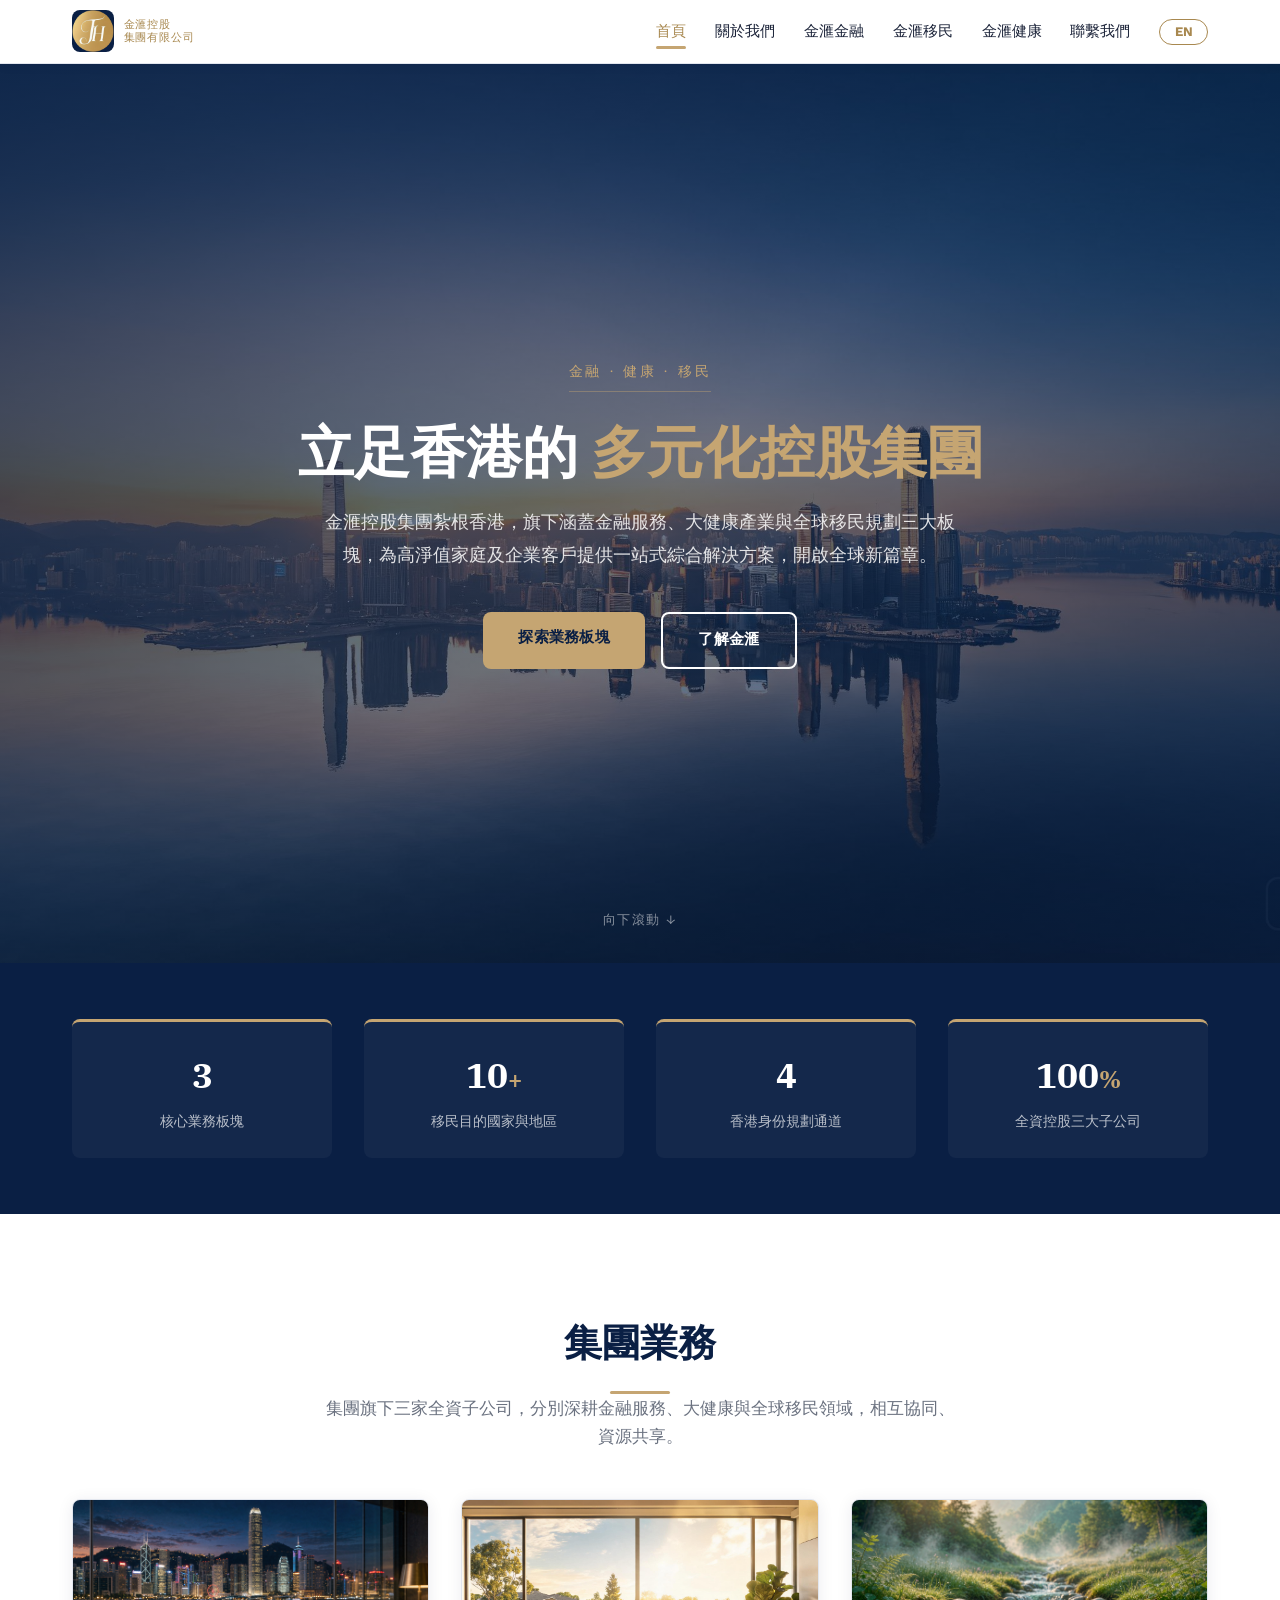
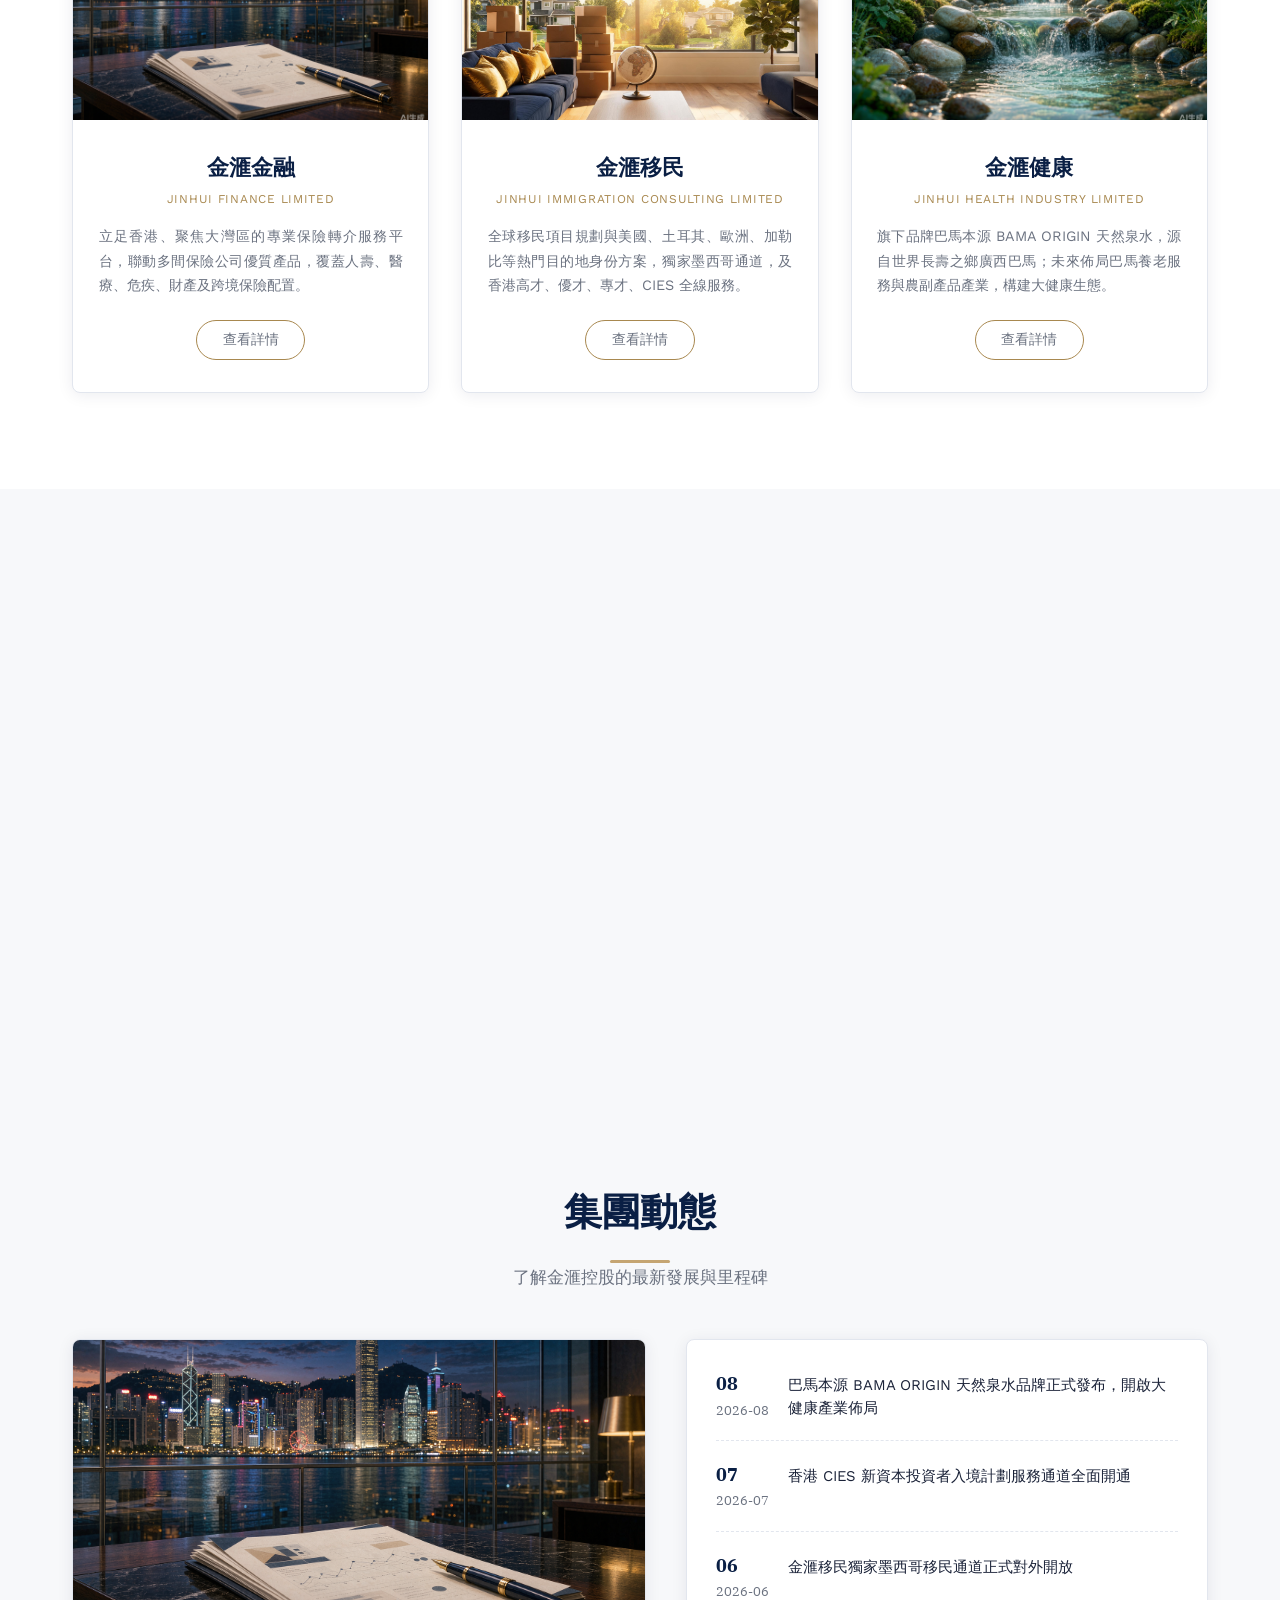
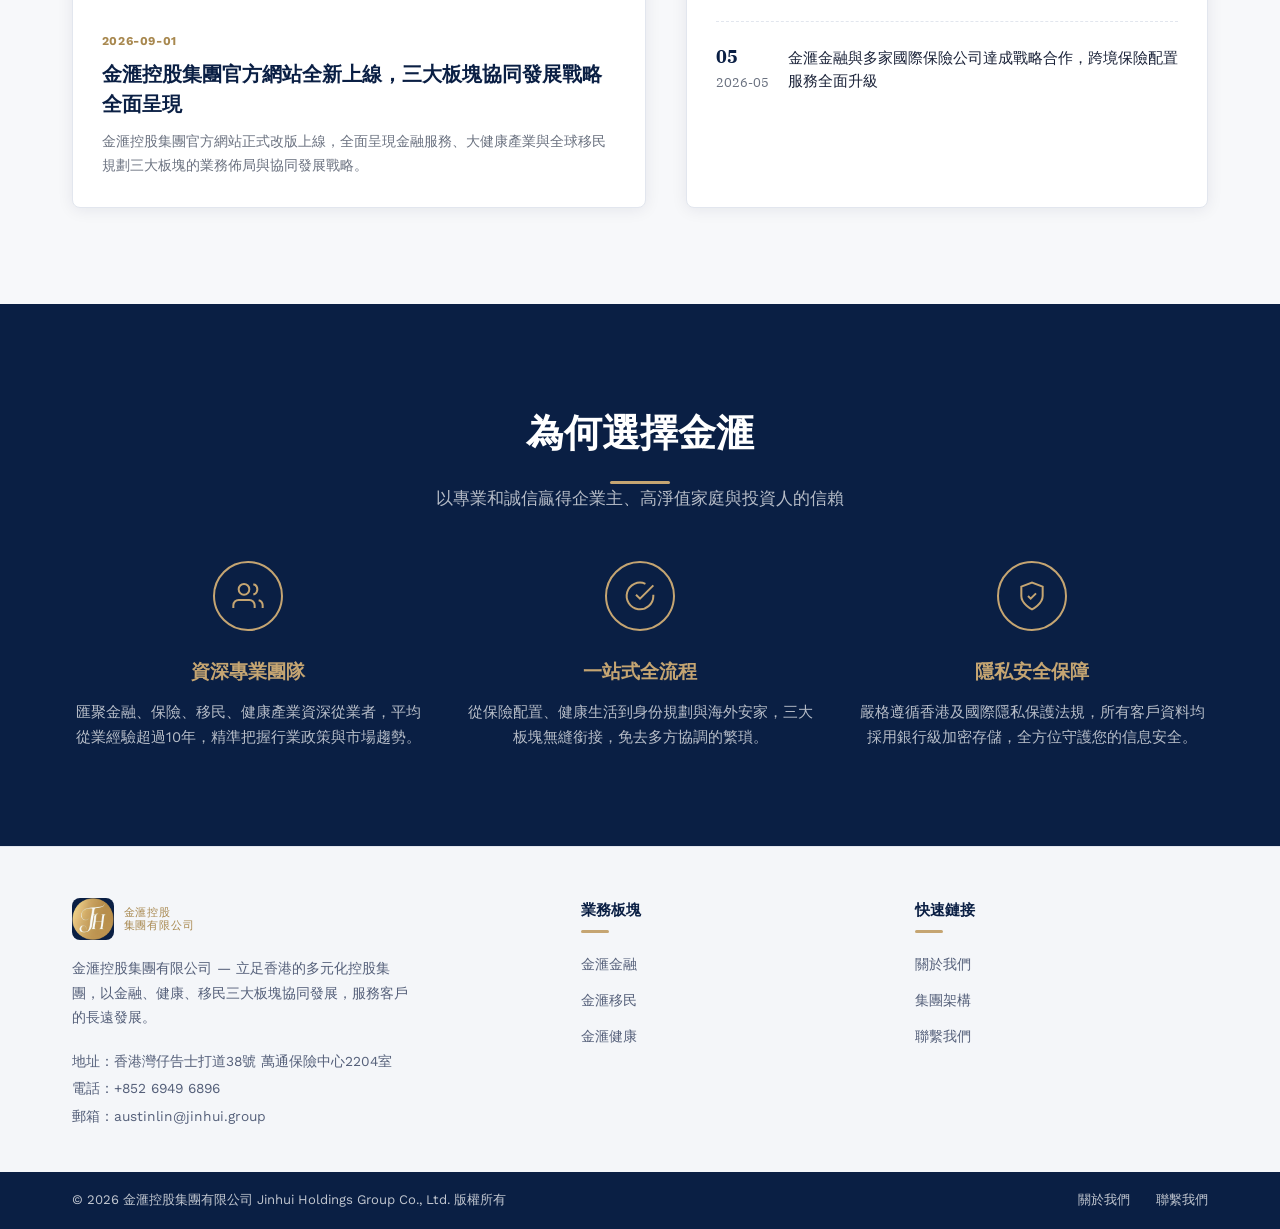
<file: index.html>
<!DOCTYPE html>
<html lang="zh-Hant" data-page-node-id="uGLa8tDLv6JoZlvTB8AMce">
<head data-page-node-id="sIThZr8ykUpXC6lJ5E6RTd">
<meta charset="UTF-8" data-page-node-id="OpcuFW7RSFsx7SazGzIePN">
<meta name="viewport" content="width=device-width, initial-scale=1.0" data-page-node-id="iFsOTmeoAn18Ee1J8ocRSH">
<title>金滙控股集團有限公司 Jinhui Holdings Group Co., Ltd</title>
<meta name="description" content="金滙控股集團 — 立足香港的多元化控股集團，業務涵蓋金融服務、大健康產業與全球移民規劃三大板塊。" data-page-node-id="toqdz9mCPN5pNHMseSNE9O">
<link rel="stylesheet" href="css/style.css" data-page-node-id="P69vdYE9tVbKrs77aWZ13M">
<link rel="icon" type="image/png" sizes="32x32" href="assets/favicon-32.png?v=3">
<link rel="icon" type="image/png" sizes="64x64" href="assets/favicon-64.png?v=3">
<link rel="apple-touch-icon" href="assets/apple-touch-icon.png">
</head>
<body data-page-node-id="xwM1LzNZAEJGOUsFLOiJhd">

<nav id="navbar" data-page-node-id="5AGAqA4NEm65fIRV4eqYa8">
  <div class="nav-inner" data-page-node-id="Q4SFG142i09sMaBSEH30yJ">
    <a href="index.html" class="logo" data-page-node-id="TWxOGmI8LuBp9HWwwAEkdD">
      <div class="logo-icon" data-page-node-id="tERaWAt8GdGIelnK71XPI1"><img src="assets/logo-emblem.png?v=3" alt="JH"></div>
      <div class="logo-text" data-page-node-id="d1RWGmSPQUZA1JxnPerfBv">
        <span data-zh="金滙控股" data-en="Jinhui Holdings" data-page-node-id="Bzpf0Xbw1pGz30rTTZ1tq6">金滙控股</span>
        <span data-zh="集團有限公司" data-en="GROUP CO., LIMITED" data-page-node-id="AAqKoHzroIvZ4HREJlAhbs">集團有限公司</span>
      </div>
    </a>
    <ul class="nav-links" id="navLinks" data-page-node-id="4bba9GugNqxRmXWdblFXL6">
      <li data-page-node-id="Gyc3gZGV0AATTy3pELWboX"><a href="index.html" class="active" data-zh="首頁" data-en="Home" data-page-node-id="lERYRIFpwZZwLcZ80Eagep">首頁</a></li>
      <li data-page-node-id="McOYcMztBRG4FgfES4bHiW"><a href="about.html" data-zh="關於我們" data-en="About" data-page-node-id="yjTdoGD6CKMfmxgTtablPI">關於我們</a></li>
      <li data-page-node-id="Q6eUwrictcIhRH6MilZlx4"><a href="finance.html" data-zh="金滙金融" data-en="Finance" data-page-node-id="WYh9iXsNaxNlvlrwwcopiz">金滙金融</a></li>
      <li data-page-node-id="teoqAwb85GsWuSbt01ZzoL"><a href="immigration.html" data-zh="金滙移民" data-en="Immigration" data-page-node-id="vE4VD9sTIjKJqoUPW5JdB6">金滙移民</a></li>
      <li data-page-node-id="WttsfGX0ZyxirltUWH2AbH"><a href="health.html" data-zh="金滙健康" data-en="Health" data-page-node-id="s4VMbYRdYYF9AYMysC8ag8">金滙健康</a></li>
      <li data-page-node-id="WXC45KPKWBMsQKvRyI1X9W"><a href="contact.html" data-zh="聯繫我們" data-en="Contact" data-page-node-id="fUmw6im7VJ7iQRplTzsQhI">聯繫我們</a></li>
      <li data-page-node-id="KM0Geu5HhPQiLOjLUE5gn1"><button class="lang-toggle" id="langToggle" data-page-node-id="52OU34H12t0mblrQGDoVsJ">EN</button></li>
    </ul>
    <button class="mobile-menu-btn" id="mobileBtn" data-page-node-id="TJ9jw9v3L0fKvtSz02DifR">☰</button>
  </div>
</nav>

<!-- Hero -->
<section class="hero" id="hero" data-page-node-id="gAgbFLXllFgAwEmzysfxH7">
  <div class="hero-bg" data-page-node-id="5hsh4pV781MefE4OLlXWn8"></div>
  <div class="hero-overlay" data-page-node-id="s4jA4yh4eR8WhWmRWQaxpb"></div>
  <div class="hero-content" data-page-node-id="7sOBhrDiX2CahmVT51MfrN">
    <div class="hero-tag" data-zh="金融 · 健康 · 移民" data-en="Finance · Health · Immigration" data-page-node-id="6Yet9OhuRmNTpu2uE9GiDW">金融 · 健康 · 移民</div>
    <h1 data-page-node-id="Vt22zOlSnWPy5oG2VElMHp">
      <span data-zh="立足香港的" data-en="Your Trusted" data-page-node-id="poQWMjtQsGIZMP7Jz1bgQo">立足香港的</span>
      <span class="gold-text" data-zh="多元化控股集團" data-en="Diversified Group" data-page-node-id="0UPw2GwHfIxXhL7ZNPZrO7">多元化控股集團</span>
    </h1>
    <p data-zh="金滙控股集團紮根香港，旗下涵蓋金融服務、大健康產業與全球移民規劃三大板塊，為高淨值家庭及企業客戶提供一站式綜合解決方案，開啟全球新篇章。" data-en="Rooted in Hong Kong, Jinhui Holdings Group spans three core sectors — financial services, health industry, and global immigration planning — delivering one-stop solutions for high-net-worth families and enterprises." data-page-node-id="kAa15uJbPraBPVLpvPZhPI">
      金滙控股集團紮根香港，旗下涵蓋金融服務、大健康產業與全球移民規劃三大板塊，為高淨值家庭及企業客戶提供一站式綜合解決方案，開啟全球新篇章。
    </p>
    <div class="hero-btns" data-page-node-id="aaPBHgqCfF0iRK429fGa2W">
      <a href="#sectors" class="btn btn-gold" data-zh="探索業務板塊" data-en="Our Business" data-page-node-id="UhBYCVewuUcpwWYAAuV0cN">探索業務板塊</a>
      <a href="about.html" class="btn btn-outline" data-zh="了解金滙" data-en="About Us" data-page-node-id="CUCQzTfCxfKJuO6NpBu1t1">了解金滙</a>
    </div>
  </div>
  <div class="hero-scroll" data-zh="向下滾動 ↓" data-en="Scroll Down ↓" data-page-node-id="WLLIobnfd5rVxAl5Eb8J9R">向下滾動 ↓</div>
</section>

<!-- Stats -->
<section class="stats-band" data-page-node-id="Mkw6FIG5iAWXw9JL7kTHDb">
  <div class="container" data-page-node-id="lzGdJkehgqP3LRVNbkudiz">
    <div class="stats-grid" data-page-node-id="bcYxFzRUAkxKSjPUAuyTMq">
      <div class="stat-item fade-up" data-page-node-id="CtZ99CYJPvJJFqDTofOmbu">
        <div class="stat-num" data-page-node-id="FTus3woA6pXTCA2UYWkszR">3</div>
        <div class="stat-label" data-zh="核心業務板塊" data-en="Core Business Sectors" data-page-node-id="9qS82adkJjL2rW1QkADCd0">核心業務板塊</div>
      </div>
      <div class="stat-item fade-up" data-page-node-id="fIwPrNKYtGv9ogI18QAQ4r">
        <div class="stat-num" data-page-node-id="kkv2fqpgoJHA4bTDBuKH4Y">10<span data-page-node-id="uP3dObCF6JKAFLv6jG3nSA">+</span></div>
        <div class="stat-label" data-zh="移民目的國家與地區" data-en="Immigration Destinations" data-page-node-id="h8DkYEMhHWllcsFvnQCTCr">移民目的國家與地區</div>
      </div>
      <div class="stat-item fade-up" data-page-node-id="TrlHycfGwbtTzd1E20rA32">
        <div class="stat-num" data-page-node-id="nIvgZEUziqwOCrrVa21chv">4</div>
        <div class="stat-label" data-zh="香港身份規劃通道" data-en="Hong Kong Identity Routes" data-page-node-id="jOURpp7RaSQWzBr039ISSy">香港身份規劃通道</div>
      </div>
      <div class="stat-item fade-up" data-page-node-id="04cE2qziUB3TcGcilxUCQ4">
        <div class="stat-num" data-page-node-id="WwiyaI3bEF29JEBzZ7Dn2k">100<span data-page-node-id="wSjIHezmXC7dFkof7ywTSB">%</span></div>
        <div class="stat-label" data-zh="全資控股三大子公司" data-en="Wholly-Owned Subsidiaries" data-page-node-id="doSFaOkAhjy2OMK1zMi6bu">全資控股三大子公司</div>
      </div>
    </div>
  </div>
</section>

<!-- 三大板塊（金控式業務圖卡） -->
<section class="section" id="sectors" data-page-node-id="NoJ7XpeUqaE9fGV0SBKz70">
  <div class="container" data-page-node-id="tTSa78fAkENHBXWdPs4t8d">
    <h2 class="section-title" data-zh="集團業務" data-en="Our Business" data-page-node-id="UZXBW9TSX9ULsKygIn1pnv">集團業務</h2>
    <div class="gold-line" data-page-node-id="5HHF83j16RJcBQwLaLirqh"></div>
    <p class="section-subtitle" data-zh="集團旗下三家全資子公司，分別深耕金融服務、大健康與全球移民領域，相互協同、資源共享。" data-en="Three wholly-owned subsidiaries, each a specialist in its field — finance, health, and global immigration — working in synergy." data-page-node-id="k0ZGmyo8TzbTBsbObYqG9G">
      集團旗下三家全資子公司，分別深耕金融服務、大健康與全球移民領域，相互協同、資源共享。
    </p>
    <div class="grid-3" data-page-node-id="L7aSxys3ZUw3ZF0CRRDTPD">
      <a href="finance.html" class="sector-card fade-up" data-page-node-id="OpHfPq5IBvgbtjxh6dTv1W">
        <div class="sector-img" data-page-node-id="EprNqJ7KzbC5JFyStgJgQu"><img src="assets/sector_finance.jpg" alt="金滙金融" data-page-node-id="rwMaFH1TatbcS5TrXdPNaF"></div>
        <div class="sector-body" data-page-node-id="K4OvFdFPBvwLuNXu0qkxSp">
          <h3 data-zh="金滙金融" data-en="Jinhui Finance" data-page-node-id="hZPbMiqDq9NUDBlgFZPpUp">金滙金融</h3>
          <div class="sub-en" data-page-node-id="EiwBtiuQT1rl9CWHnkf6WZ">JINHUI FINANCE LIMITED</div>
          <p data-zh="立足香港、聚焦大灣區的專業保險轉介服務平台，聯動多間保險公司優質產品，覆蓋人壽、醫療、危疾、財產及跨境保險配置。" data-en="A professional insurance referral platform rooted in Hong Kong and focused on the Greater Bay Area, covering life, medical, critical illness, property, and cross-border insurance." data-page-node-id="PDuMkfxsltiLxJH2gj4Gzd">
            立足香港、聚焦大灣區的專業保險轉介服務平台，聯動多間保險公司優質產品，覆蓋人壽、醫療、危疾、財產及跨境保險配置。
          </p>
          <span class="sector-btn" data-zh="查看詳情" data-en="View Details" data-page-node-id="R7QOTJArGf3XzxaCYNsajy">查看詳情</span>
        </div>
      </a>
      <a href="immigration.html" class="sector-card fade-up" data-page-node-id="grgFTv5xbxlp5yP0ucAcaA">
        <div class="sector-img" data-page-node-id="htdo1WrlC1pxvrNekCWEBm"><img src="assets/sector_immigration.jpg" alt="金滙移民" data-page-node-id="Va85eevVwXjbZtJ5Vr7odg"></div>
        <div class="sector-body" data-page-node-id="Cgykhw0Xw9itpWY9iPxzl4">
          <h3 data-zh="金滙移民" data-en="Jinhui Immigration" data-page-node-id="Ymtaw6gbagv5w7k0Mv1LCH">金滙移民</h3>
          <div class="sub-en" data-page-node-id="i6byFl2073P3ecz8GuIFcE">JINHUI IMMIGRATION CONSULTING LIMITED</div>
          <p data-zh="全球移民項目規劃與美國、土耳其、歐洲、加勒比等熱門目的地身份方案，獨家墨西哥通道，及香港高才、優才、專才、CIES 全線服務。" data-en="Global immigration programs covering the US, Turkey, Europe, and the Caribbean, an exclusive Mexico route, plus full Hong Kong talent schemes including Top Talent, QMAS, ASM, and CIES." data-page-node-id="s7InoSVVQzlAoW70C5ISgI">
            全球移民項目規劃與美國、土耳其、歐洲、加勒比等熱門目的地身份方案，獨家墨西哥通道，及香港高才、優才、專才、CIES 全線服務。
          </p>
          <span class="sector-btn" data-zh="查看詳情" data-en="View Details" data-page-node-id="k8TUFlTsZr4lQ99GOvFjaL">查看詳情</span>
        </div>
      </a>
      <a href="health.html" class="sector-card fade-up" data-page-node-id="880h1WWQq3U72T85GtHSax">
        <div class="sector-img" data-page-node-id="kokXNr5f52hAKnSBBreWxf"><img src="assets/sector_health.jpg" alt="金滙健康" data-page-node-id="kpzwJiqjwt6Fb4LMMvGWXB"></div>
        <div class="sector-body" data-page-node-id="8EFJdtN9j8dRySwjnoup2S">
          <h3 data-zh="金滙健康" data-en="Jinhui Health" data-page-node-id="2vLAGQ1gVcN3v4vgS52Lui">金滙健康</h3>
          <div class="sub-en" data-page-node-id="xXQUAg3A5yF7VPVDJ8IUva">JINHUI HEALTH INDUSTRY LIMITED</div>
          <p data-zh="旗下品牌巴馬本源 BAMA ORIGIN 天然泉水，源自世界長壽之鄉廣西巴馬；未來佈局巴馬養老服務與農副產品產業，構建大健康生態。" data-en="Home of BAMA ORIGIN natural spring water from Bama, Guangxi — the world's longevity village. Building a comprehensive health ecosystem with elderly care and local produce." data-page-node-id="Azhrt5jr4vzb4R7iYAg1bQ">
            旗下品牌巴馬本源 BAMA ORIGIN 天然泉水，源自世界長壽之鄉廣西巴馬；未來佈局巴馬養老服務與農副產品產業，構建大健康生態。
          </p>
          <span class="sector-btn" data-zh="查看詳情" data-en="View Details" data-page-node-id="reeckwBWkfOFw3EgsxMdW8">查看詳情</span>
        </div>
      </a>

    </div>
  </div>
</section>

<!-- 關於金滙 -->
<section class="section about" id="about" data-page-node-id="3EihVSI54hDnQGep3TqXlx">
  <div class="container" data-page-node-id="kQre83oMFMKIBeRiP1V08n">
    <div class="about-grid" data-page-node-id="7txOCul0tjzLzP31VIVRNC">
      <div class="about-img fade-up" data-page-node-id="21sLdcBwtz35fFonywCncP">
        <img src="assets/about_2240x1680.jpg" alt="Jinhui Holdings" data-page-node-id="nk8K9DHPcxDZFMWEXKOk2A">
      </div>
      <div class="about-text fade-up" data-page-node-id="pmjb0BER2uDuCUcS3QYntF">
        <h2 data-zh="關於金滙控股" data-en="About Jinhui Holdings" data-page-node-id="mQny2F0MxATmEUgocHq72c">關於金滙控股</h2>
        <div class="gold-line" style="margin-left:0;" data-page-node-id="j62KCMdyjwufVvFawmniFE"></div>
        <p data-zh="金滙控股集團有限公司總部位於香港，是一家多元化控股集團，全資控股金滙金融、金滙移民諮詢、金滙健康產業三大子公司，實現統一戰略、專業經營。" data-en="Headquartered in Hong Kong, Jinhui Holdings Group Co., Ltd is a diversified holding group wholly owning three subsidiaries — Jinhui Finance, Jinhui Immigration Consulting, and Jinhui Health Industry." data-page-node-id="7x8IRaD0zVwjjHynUVGFx2">
          金滙控股集團有限公司總部位於香港，是一家多元化控股集團，全資控股金滙金融、金滙移民諮詢、金滙健康產業三大子公司，實現統一戰略、專業經營。
        </p>
        <p data-zh="我們以金融保障財富、以健康守護生活、以移民連接世界，秉持「誠信為本、專業至上」的服務理念，為客戶創造長遠價值。" data-en="Safeguarding wealth through finance, protecting life through health, and connecting the world through immigration — guided by integrity and professionalism to create lasting value." data-page-node-id="xsd9jEkEEMzHOWnoNEnJzh">
          我們以金融保障財富、以健康守護生活、以移民連接世界，秉持「誠信為本、專業至上」的服務理念，為客戶創造長遠價值。
        </p>
        <a href="about.html" class="btn btn-navy" style="margin-top:1rem;" data-zh="更多關於集團" data-en="More About Us" data-page-node-id="DaFUe5EJZ1I6hXss0BB8a0">更多關於集團</a>
      </div>
    </div>
  </div>
</section>

<!-- 集團動態 -->
<section class="section news-section" data-page-node-id="TSLoqD3UF6dURo894AH8zp">
  <div class="container" data-page-node-id="lrCmtY3oU2zHeFD7ExJtkt">
    <h2 class="section-title" data-zh="集團動態" data-en="Group News" data-page-node-id="RqTM9CRkCvbRcKue7nFrKJ">集團動態</h2>
    <div class="gold-line" data-page-node-id="GkDCI5MAxccXCQCQHKy1ja"></div>
    <p class="section-subtitle" data-zh="了解金滙控股的最新發展與里程碑" data-en="Stay updated with the latest developments and milestones of Jinhui Holdings" data-page-node-id="osEdq20WHIo1By1Is82zDW">了解金滙控股的最新發展與里程碑</p>
    <div class="news-grid" data-page-node-id="lOK6a5jmxBknWDGlMDlAdB">
      <a href="javascript:void(0);" class="news-feature fade-up" data-page-node-id="ZV68MyDjSzXTwe8PqS9t7T">
        <div class="news-img" data-page-node-id="vuN8UJjlAXk7FI56r52gZL"><img src="assets/sector_finance.jpg" alt="集團動態" data-page-node-id="M89XbzGvtAmH05WYCurCD0"></div>
        <div class="news-body" data-page-node-id="1WN4g17ydybnHyjaMvoxas">
          <span class="news-date" data-page-node-id="CW3iYF5XJQ1bNc0968PYub">2026-09-01</span>
          <h3 data-zh="金滙控股集團官方網站全新上線，三大板塊協同發展戰略全面呈現" data-en="Jinhui Holdings Group Official Website Launched, Presenting the Three-Sector Synergy Strategy" data-page-node-id="9T9bDGT4kgOwgwpo40hexi">金滙控股集團官方網站全新上線，三大板塊協同發展戰略全面呈現</h3>
          <p data-zh="金滙控股集團官方網站正式改版上線，全面呈現金融服務、大健康產業與全球移民規劃三大板塊的業務佈局與協同發展戰略。" data-en="The official website of Jinhui Holdings Group has been fully revamped, presenting the business layout and synergy strategy across finance, health, and immigration sectors." data-page-node-id="IECjGu6upPcCnKZgy6NZR3">
            金滙控股集團官方網站正式改版上線，全面呈現金融服務、大健康產業與全球移民規劃三大板塊的業務佈局與協同發展戰略。
          </p>
        </div>
      </a>
      <div class="news-list fade-up" data-page-node-id="jCW0jW1eTl0X2BhYgpenyI">
        <a href="javascript:void(0);" class="news-item" data-page-node-id="yhTJXP3TvNfdfhaYkAgjMK">
          <span class="news-item-date" data-page-node-id="ydAfyjB5v5jGXJAfr4kQoz"><b data-page-node-id="buL3zQEHHpaO9KrOnEEcOb">08</b>2026-08</span>
          <span class="news-item-title" data-zh="巴馬本源 BAMA ORIGIN 天然泉水品牌正式發布，開啟大健康產業佈局" data-en="BAMA ORIGIN Natural Spring Water Brand Officially Launched, Kicking Off the Health Industry Layout" data-page-node-id="GFw3IZcahpKxyoABjA6c6u">巴馬本源 BAMA ORIGIN 天然泉水品牌正式發布，開啟大健康產業佈局</span>
        </a>
        <a href="javascript:void(0);" class="news-item" data-page-node-id="psR40tAp9zntX36kFYstmL">
          <span class="news-item-date" data-page-node-id="DCw0B4EuEtleXB0TGUxWZb"><b data-page-node-id="ibQ2YcA5aJ1FbEiqRoeMbX">07</b>2026-07</span>
          <span class="news-item-title" data-zh="香港 CIES 新資本投資者入境計劃服務通道全面開通" data-en="Full Launch of Hong Kong CIES (New Capital Investment Entrant Scheme) Service Channel" data-page-node-id="MBLa6PEDOJFCNl3y2H5jXB">香港 CIES 新資本投資者入境計劃服務通道全面開通</span>
        </a>
        <a href="javascript:void(0);" class="news-item" data-page-node-id="9iuDvQvbFfPLmd2ukWo4gD">
          <span class="news-item-date" data-page-node-id="CDNGf6cOjZqmou4IRVtUyG"><b data-page-node-id="yDwF8fW3l9mVZyumf0Fj66">06</b>2026-06</span>
          <span class="news-item-title" data-zh="金滙移民獨家墨西哥移民通道正式對外開放" data-en="Exclusive Mexico Immigration Channel Now Open to Clients" data-page-node-id="iRN3bCgGiLJolpQE1PZTUA">金滙移民獨家墨西哥移民通道正式對外開放</span>
        </a>
        <a href="javascript:void(0);" class="news-item" data-page-node-id="yYhlQ6aZZdKlkqHxqkUItR">
          <span class="news-item-date" data-page-node-id="iYoGXxFk5p9U7of5sAE0YE"><b data-page-node-id="uBoG4JvsFukRU1pP0WEkOE">05</b>2026-05</span>
          <span class="news-item-title" data-zh="金滙金融與多家國際保險公司達成戰略合作，跨境保險配置服務全面升級" data-en="Jinhui Finance Signs Strategic Partnerships with International Insurers, Upgrading Cross-Border Insurance Services" data-page-node-id="CNK2yv7rA06wr6qVk8D7Mz">金滙金融與多家國際保險公司達成戰略合作，跨境保險配置服務全面升級</span>
        </a>
      </div>
    </div>
  </div>
</section>

<!-- 為何選擇金滙 -->
<section class="section why" data-page-node-id="vSiSsiBt0w9dRCsHhOw5cF">
  <div class="container" data-page-node-id="MWj0qDoIjG3dabboCXytH1">
    <h2 class="section-title" data-zh="為何選擇金滙" data-en="Why Choose Jinhui" data-page-node-id="A1kIMVTsxRdz3Q10PxmU0T">為何選擇金滙</h2>
    <div class="gold-line" data-page-node-id="iAG3GMbpXJlK6EbBLfLE0f"></div>
    <p class="section-subtitle" data-zh="以專業和誠信贏得企業主、高淨值家庭與投資人的信賴" data-en="Earning the trust of entrepreneurs, HNW families, and investors through expertise and integrity" data-page-node-id="ti1cep4qcpfRfHaPQwAksi">
      以專業和誠信贏得企業主、高淨值家庭與投資人的信賴
    </p>
    <div class="why-grid" data-page-node-id="bJhgnilMxW7rdmkZhHmpOn">
      <div class="why-item fade-up" data-page-node-id="Li0Cak53En7EOEVDMMDIc1">
        <div class="why-icon" data-page-node-id="B1qQWldWHbO4FKBV1eYNbe">
          <svg viewBox="0 0 24 24" fill="none" stroke="#c5a572" stroke-width="1.5" data-page-node-id="7cAqsyRPNry7CHlXBLr7tq"><path d="M17 21v-2a4 4 0 00-4-4H5a4 4 0 00-4 4v2" data-page-node-id="RUV1VwL8SDS9LXAeCt2zRy"></path><circle cx="9" cy="7" r="4" data-page-node-id="Gv0s9zQ3BaNLddiBudbnrl"></circle><path d="M23 21v-2a4 4 0 00-3-3.87M16 3.13a4 4 0 010 7.75" data-page-node-id="Kb1L28jfYCTecad97XzBTW"></path></svg>
        </div>
        <h3 data-zh="資深專業團隊" data-en="Senior Expert Team" data-page-node-id="KEQoCa9OHmvKI3n8Zn56wo">資深專業團隊</h3>
        <p data-zh="匯聚金融、保險、移民、健康產業資深從業者，平均從業經驗超過10年，精準把握行業政策與市場趨勢。" data-en="Seasoned professionals from finance, insurance, immigration, and health industries with over 10 years of average experience." data-page-node-id="qT6ouOwacoB74Pd2LZ3FA4">
          匯聚金融、保險、移民、健康產業資深從業者，平均從業經驗超過10年，精準把握行業政策與市場趨勢。
        </p>
      </div>
      <div class="why-item fade-up" data-page-node-id="bHFvCmNgvyG08kNqKvkAgU">
        <div class="why-icon" data-page-node-id="Rte8O46eq3m6DQ4ZQUb1B5">
          <svg viewBox="0 0 24 24" fill="none" stroke="#c5a572" stroke-width="1.5" data-page-node-id="D1pEpaY1dG8737SvTmnxPQ"><path d="M22 11.08V12a10 10 0 11-5.93-9.14" data-page-node-id="u3VplCNg1qUZF1yjvUvyUW"></path><path d="M22 4L12 14.01l-3-3" data-page-node-id="IxBsGDRsFZGqP6to5GoyOu"></path></svg>
        </div>
        <h3 data-zh="一站式全流程" data-en="One-Stop Full Service" data-page-node-id="QJViaQDbqzBH8WKhyIOBYL">一站式全流程</h3>
        <p data-zh="從保險配置、健康生活到身份規劃與海外安家，三大板塊無縫銜接，免去多方協調的繁瑣。" data-en="From insurance, healthy living, to identity planning and overseas settlement — three sectors seamlessly integrated." data-page-node-id="DeiUCTnbpFIleiwI0nPpxp">
          從保險配置、健康生活到身份規劃與海外安家，三大板塊無縫銜接，免去多方協調的繁瑣。
        </p>
      </div>
      <div class="why-item fade-up" data-page-node-id="35xe3lMhTyMF19gvOMuYaO">
        <div class="why-icon" data-page-node-id="f6oVsfCDYGKx9IMI7sqMd6">
          <svg viewBox="0 0 24 24" fill="none" stroke="#c5a572" stroke-width="1.5" data-page-node-id="pQbPe7YFV3ebxH3XWVrlw9"><path d="M12 22s8-4 8-10V5l-8-3-8 3v7c0 6 8 10 8 10z" data-page-node-id="YAeR3OvuKF7gYLf6gsoFK3"></path><path d="M9 12l2 2 4-4" data-page-node-id="iAiEANyjqCxoqF9sxS5CDd"></path></svg>
        </div>
        <h3 data-zh="隱私安全保障" data-en="Privacy &amp; Security" data-page-node-id="LrhHQZS31Ld4cSeiQ4eOGF">隱私安全保障</h3>
        <p data-zh="嚴格遵循香港及國際隱私保護法規，所有客戶資料均採用銀行級加密存儲，全方位守護您的信息安全。" data-en="Strictly complying with Hong Kong and international privacy regulations, with bank-grade encryption safeguarding all client data." data-page-node-id="dD563PiryvTCryhZpBcNsT">
          嚴格遵循香港及國際隱私保護法規，所有客戶資料均採用銀行級加密存儲，全方位守護您的信息安全。
        </p>
      </div>
    </div>
  </div>
</section>

<footer class="site-footer" data-page-node-id="6wJ6P40ZMtrJFVUXhW81m7">
  <div class="container" data-page-node-id="1gPmoXLtdDLB2C3CIV4z9f">
    <div class="footer-grid" data-page-node-id="LXoDosQacA9jV0FZMCnRT6">
      <div class="footer-brand" data-page-node-id="7mS1cGLjbfD3vEEjnGGc0p">
        <a href="index.html" class="logo" data-page-node-id="11INyiksBIba1qDjZ0zVW1">
          <div class="logo-icon" data-page-node-id="EhyXKMBhINTeoEjXiX3zAJ"><img src="assets/logo-emblem.png?v=3" alt="JH"></div>
          <div class="logo-text" data-page-node-id="4GHTHCRJrOjq4HRS2c5Fvr">
            <span data-zh="金滙控股" data-en="Jinhui Holdings" data-page-node-id="XmeA8dtMDcb672ee9XX6Tj">金滙控股</span>
            <span data-zh="集團有限公司" data-en="GROUP CO., LIMITED" data-page-node-id="JUsMBbR18bnGWPF7FbLDeu">集團有限公司</span>
          </div>
        </a>
        <p data-zh="金滙控股集團有限公司 — 立足香港的多元化控股集團，以金融、健康、移民三大板塊協同發展，服務客戶的長遠發展。" data-en="Jinhui Holdings Group Co., Ltd — a Hong Kong-based diversified holding group across finance, health, and immigration sectors." data-page-node-id="jlyKsu6VJ9oXjZZezNEbI3">
          金滙控股集團有限公司 — 立足香港的多元化控股集團，以金融、健康、移民三大板塊協同發展，服務客戶的長遠發展。
        </p>
        <ul class="footer-contact" data-page-node-id="eewNlmSSV4NhMstJMzAmDt">
          <li data-zh="地址：香港灣仔告士打道38號 萬通保險中心2204室" data-en="Address: Unit 2204, YF Life Centre, 38 Gloucester Road, Wan Chai, HK" data-page-node-id="PAXfx0XCP1IJv2CS9FTTH2">地址：香港灣仔告士打道38號 萬通保險中心2204室</li>
          <li data-page-node-id="r22rn0PXszDFHerQiQn8pG"><a href="tel:+85269496896" data-zh="電話：+852 6949 6896" data-en="Tel: +852 6949 6896" data-page-node-id="abdSGJR1pBQdjFy6OLZqlR">電話：+852 6949 6896</a></li>
          <li data-page-node-id="aw0XO6oWyTWQ8BJ3RX0SoE"><a href="mailto:austinlin@jinhui.group" data-zh="郵箱：austinlin@jinhui.group" data-en="Email: austinlin@jinhui.group" data-page-node-id="NfND09RsAaZixiEqQqnobm">郵箱：austinlin@jinhui.group</a></li>
        </ul>
      </div>
      <div class="footer-col" data-page-node-id="zHkCWekbT10bKyTMeWUg6f">
        <h4 data-zh="業務板塊" data-en="Business" data-page-node-id="i50oc0iFtnOcAiXvXJ7Djr">業務板塊</h4>
        <ul data-page-node-id="OxQIQZ6Hx3NDaHdvBbqyzC">
          <li data-page-node-id="4rNqWdICaEQZEOWZI27WzG"><a href="finance.html" data-zh="金滙金融" data-en="Jinhui Finance" data-page-node-id="EWL27WT2qqH5piYECbGKh6">金滙金融</a></li>
      <li data-page-node-id="BuX1hQIeKPBzSJNEOkUA5I"><a href="immigration.html" data-zh="金滙移民" data-en="Jinhui Immigration" data-page-node-id="pBW1PEPKTQf08DgaYtz38B">金滙移民</a></li>
      <li data-page-node-id="sK05m3NZpzt6235ZwSrelV"><a href="health.html" data-zh="金滙健康" data-en="Jinhui Health" data-page-node-id="oI6PdPlq12SvUIprJvgHli">金滙健康</a></li>
        </ul>
      </div>
      <div class="footer-col" data-page-node-id="WZ9ixrkdaImLeT4SeEQ5pA">
        <h4 data-zh="快速鏈接" data-en="Quick Links" data-page-node-id="TODvzsURXIyP9JFygnvk6D">快速鏈接</h4>
        <ul data-page-node-id="RUPt8JXrrqZo6CnNCrwIZZ">
          <li data-page-node-id="TESjuF8ur30HaTLACNbHrp"><a href="about.html" data-zh="關於我們" data-en="About Us" data-page-node-id="0j2qG6fWXa7HEx6pMGV9E4">關於我們</a></li>
          <li data-page-node-id="sJ04G6WiOuseuwoxbXqBhs"><a href="about.html#structure" data-zh="集團架構" data-en="Group Structure" data-page-node-id="byZNiVA8AMDKbH7Stqk8qL">集團架構</a></li>
          <li data-page-node-id="udWjviViMzzBu8HjhoAzAI"><a href="contact.html" data-zh="聯繫我們" data-en="Contact Us" data-page-node-id="j3OtPtEZOGEq4Oje063Lck">聯繫我們</a></li>
        </ul>
      </div>
    </div>
  </div>
  <div class="footer-bottom-bar" data-page-node-id="NdVkyURFx4ohgItwfu0Z6q">
    <div class="container footer-bottom-inner" data-page-node-id="GjjHWY4x8twZiDvEDy2QSd">
      <p data-zh="© 2026 金滙控股集團有限公司 Jinhui Holdings Group Co., Ltd. 版權所有" data-en="© 2026 Jinhui Holdings Group Co., Ltd. All Rights Reserved" data-page-node-id="XdzW672obKS6QqSN63nD7R">© 2026 金滙控股集團有限公司 Jinhui Holdings Group Co., Ltd. 版權所有</p>
      <div data-page-node-id="jrDyHFZdkvnCkcrVShljFk">
        <a href="about.html" data-zh="關於我們" data-en="About" data-page-node-id="ur0RJEsoFaKM1hrhMEftng">關於我們</a>
        <a href="contact.html" data-zh="聯繫我們" data-en="Contact" data-page-node-id="yCqECiQOsHIKpOH0wmkkPm">聯繫我們</a>
      </div>
    </div>
  </div>
</footer>

<script src="js/main.js"></script>
</body>
</html>
</file>
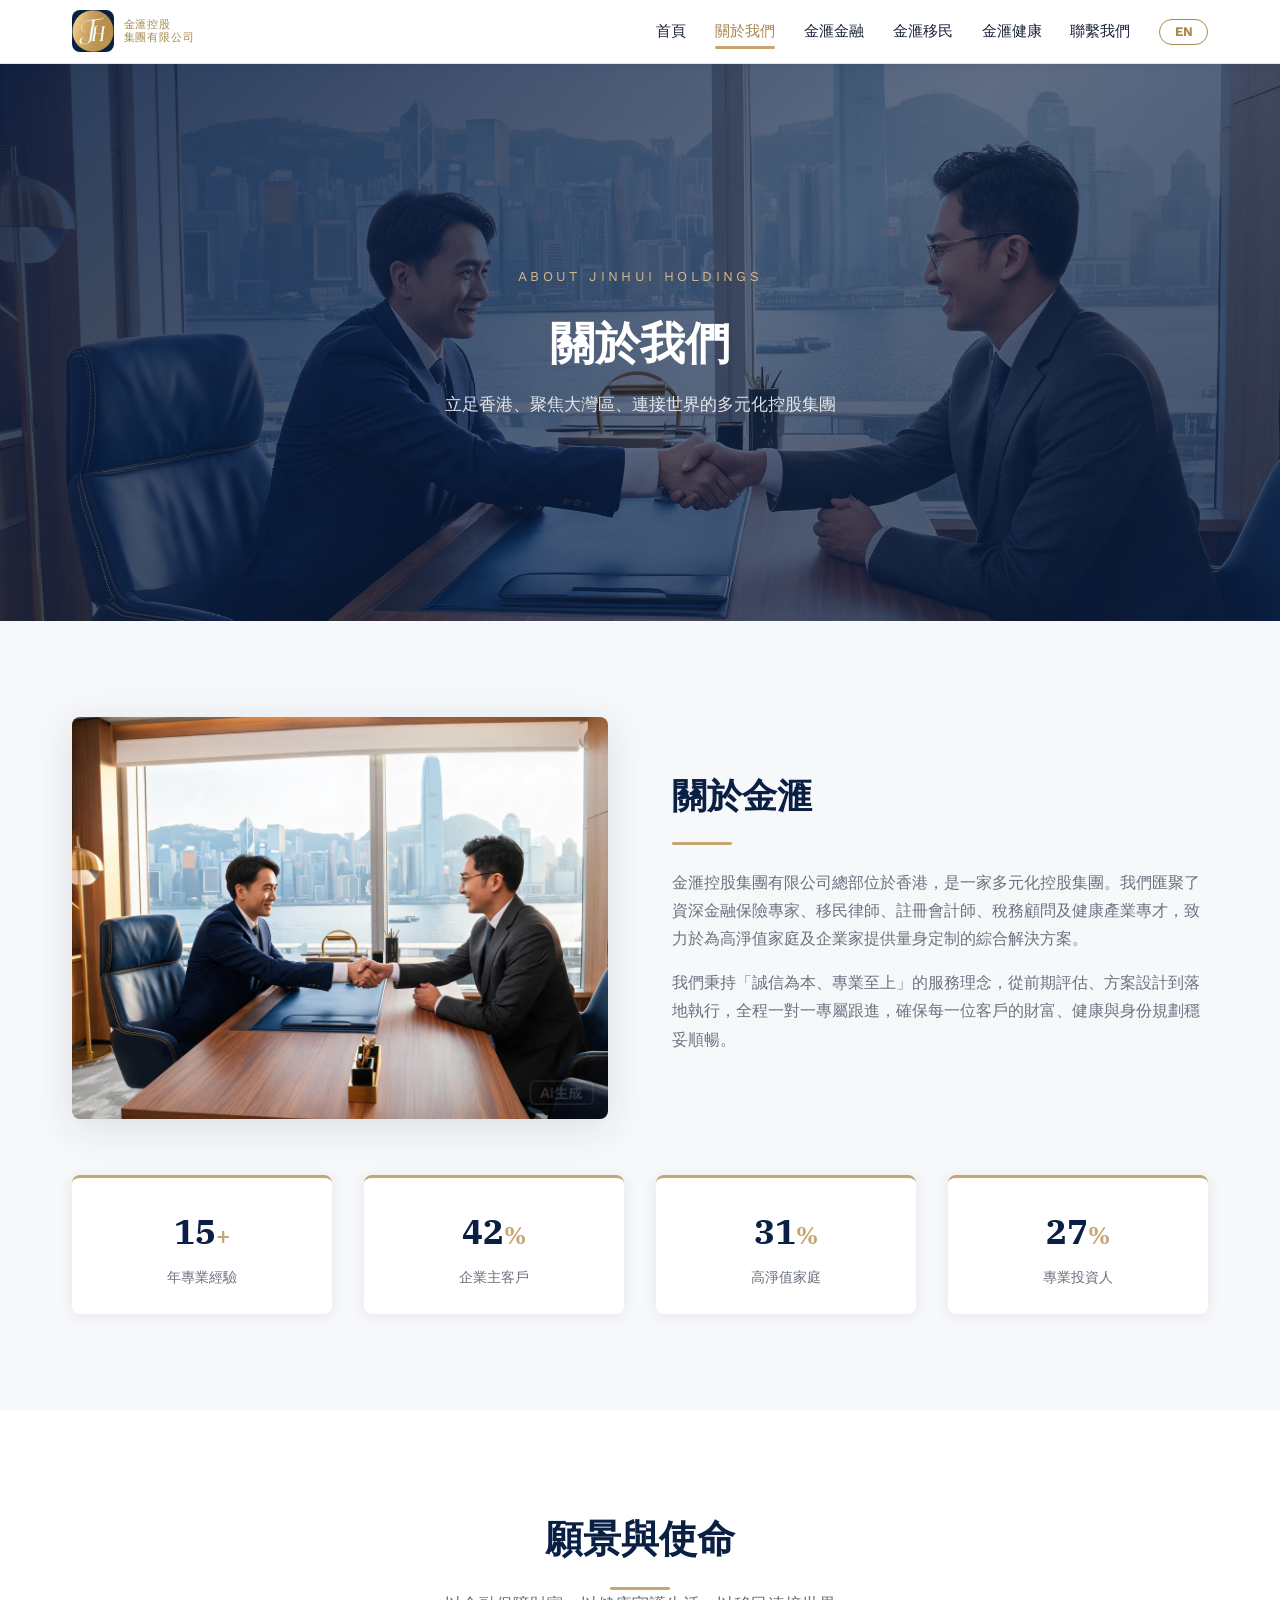
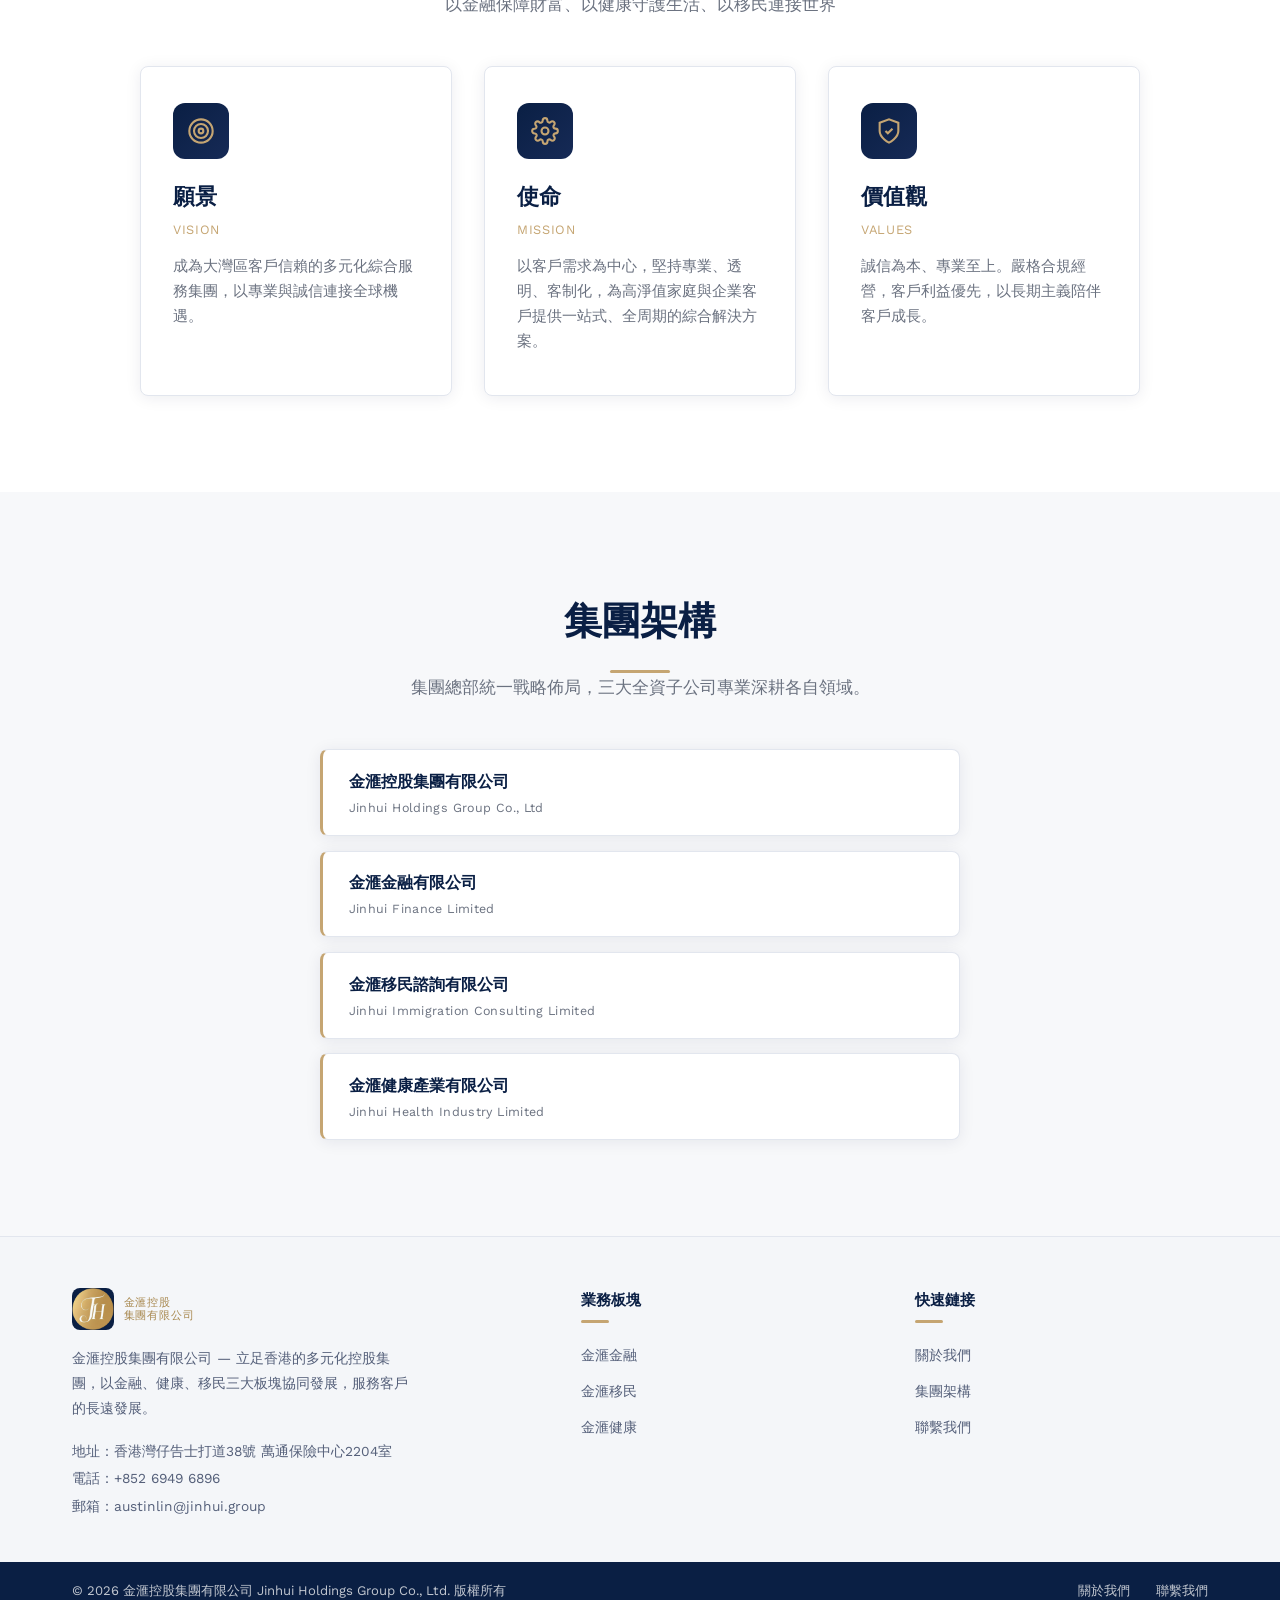
<file: about.html>
<!DOCTYPE html>
<html lang="zh-Hant" data-page-node-id="eE4BcEGhGxmazzj2PomCER">
<head data-page-node-id="MCQj3cg4lOn9yyyKEbtT5f">
<meta charset="UTF-8" data-page-node-id="UzpU7IrCKvAQt7KiS0iIye">
<meta name="viewport" content="width=device-width, initial-scale=1.0" data-page-node-id="HcaDnHZ6V0VCbIeME7YS0T">
<title>關於我們 | 金滙控股集團</title>
<meta name="description" content="金滙控股集團有限公司 — 總部位於香港的多元化控股集團，全資控股金滙金融、金滙移民諮詢、金滙健康產業三大子公司。" data-page-node-id="Y9VOPil4fR7sx3RxsmXLaq">
<link rel="stylesheet" href="css/style.css" data-page-node-id="nHeb1oRttQOde43OFJscnE">
<link rel="icon" type="image/png" sizes="32x32" href="assets/favicon-32.png?v=3">
<link rel="icon" type="image/png" sizes="64x64" href="assets/favicon-64.png?v=3">
<link rel="apple-touch-icon" href="assets/apple-touch-icon.png">
</head>
<body data-page-node-id="IwJy9JYKHjtKVmtMdqn34Z">

<nav id="navbar">
  <div class="nav-inner">
    <a href="index.html" class="logo">
      <div class="logo-icon"><img src="assets/logo-emblem.png?v=3" alt="JH"></div>
      <div class="logo-text">
        <span data-zh="金滙控股" data-en="Jinhui Holdings">金滙控股</span>
        <span data-zh="集團有限公司" data-en="GROUP CO., LIMITED">集團有限公司</span>
      </div>
    </a>
    <ul class="nav-links" id="navLinks">
      <li><a href="index.html" data-zh="首頁" data-en="Home">首頁</a></li>
      <li><a href="about.html" class="active" data-zh="關於我們" data-en="About">關於我們</a></li>
      <li><a href="finance.html" data-zh="金滙金融" data-en="Finance">金滙金融</a></li>
      <li><a href="immigration.html" data-zh="金滙移民" data-en="Immigration">金滙移民</a></li>
      <li><a href="health.html" data-zh="金滙健康" data-en="Health">金滙健康</a></li>
      <li><a href="contact.html" data-zh="聯繫我們" data-en="Contact">聯繫我們</a></li>
      <li><button class="lang-toggle" id="langToggle">EN</button></li>
    </ul>
    <button class="mobile-menu-btn" id="mobileBtn">☰</button>
  </div>
</nav>

<section class="page-hero" data-page-node-id="4K9D8DnpXnD4dbDwvVWU7y">
  <div class="hero-bg" style="background-image:url('assets/about_2240x1680.jpg');" data-page-node-id="DdmIPkbaT8o4WJLGsfCz7A"></div>
  <div class="hero-overlay" data-page-node-id="FbOAQDEmauybXSCOhObon4"></div>
  <div class="hero-content" data-page-node-id="COlJblxYBrujt7WaLK5jYG">
    <div class="en-sub" data-page-node-id="ZxslK1bdbNjBwr8sWN6BMw">ABOUT JINHUI HOLDINGS</div>
    <h1 data-zh="關於我們" data-en="About Us" data-page-node-id="Qpkr23pB59TIJI4q9OEZc4">關於我們</h1>
    <p data-zh="立足香港、聚焦大灣區、連接世界的多元化控股集團" data-en="A Hong Kong-based diversified holding group connecting the world" data-page-node-id="5E88HlI75EWmsR7UigKwrm">立足香港、聚焦大灣區、連接世界的多元化控股集團</p>
  </div>
</section>

<!-- 關於金滙 -->
<section class="section about" id="about" data-page-node-id="ItS3aSPo7b7SvwIJf63vgk">
  <div class="container" data-page-node-id="GRuTf5U9RgCc1JfO9VtXOs">
    <div class="about-grid" data-page-node-id="Hv744bWJwZlkPniJrD3gyR">
      <div class="about-img fade-up" data-page-node-id="Obf9pA5eggv2EEfPHIaZAr">
        <img src="assets/about_2240x1680.jpg" alt="Jinhui Holdings Office" data-page-node-id="HzggFEd9pl2PIQSo4dkBwv">
      </div>
      <div class="about-text fade-up" data-page-node-id="H0HxMnNbCWkOxVCUqib9pg">
        <h2 data-zh="關於金滙" data-en="About Jinhui" data-page-node-id="AT78g6DT21QFt6NQLgIP5L">關於金滙</h2>
        <div class="gold-line" style="margin-left:0;" data-page-node-id="EcrFQhNlttEZ2OFUkKT5iU"></div>
        <p data-zh="金滙控股集團有限公司總部位於香港，是一家多元化控股集團。我們匯聚了資深金融保險專家、移民律師、註冊會計師、稅務顧問及健康產業專才，致力於為高淨值家庭及企業家提供量身定制的綜合解決方案。" data-en="Headquartered in Hong Kong, Jinhui Holdings Group Co., Ltd is a diversified holding group. We bring together senior finance and insurance experts, immigration lawyers, certified accountants, tax advisors, and health industry specialists, dedicated to tailored solutions for high-net-worth families and entrepreneurs." data-page-node-id="tanVkGUZ8AbOTTv5iijAue">
          金滙控股集團有限公司總部位於香港，是一家多元化控股集團。我們匯聚了資深金融保險專家、移民律師、註冊會計師、稅務顧問及健康產業專才，致力於為高淨值家庭及企業家提供量身定制的綜合解決方案。
        </p>
        <p data-zh="我們秉持「誠信為本、專業至上」的服務理念，從前期評估、方案設計到落地執行，全程一對一專屬跟進，確保每一位客戶的財富、健康與身份規劃穩妥順暢。" data-en="Guided by the principle of integrity first and professionalism above all, we provide dedicated one-on-one service from initial assessment and solution design to execution — ensuring every client's wealth, health, and identity planning is smooth and secure." data-page-node-id="1mXBhMIwmapcfBRvrRiBIe">
          我們秉持「誠信為本、專業至上」的服務理念，從前期評估、方案設計到落地執行，全程一對一專屬跟進，確保每一位客戶的財富、健康與身份規劃穩妥順暢。
        </p>
      </div>
    </div>
    <div class="stats-grid stats-on-light" style="margin-top:3.5rem;" data-page-node-id="PWqocJgD6byXKuAEezfhc7">
      <div class="stat-item fade-up" data-page-node-id="BtQs8zCgyiB0R2fhjGrK8b">
        <div class="stat-num" data-page-node-id="zHTk788iMYB7skvuB1Csop">15<span data-page-node-id="FcwrgLxJkYuJ2PqlMbatZP">+</span></div>
        <div class="stat-label" data-zh="年專業經驗" data-en="Years of Experience" data-page-node-id="sFbrjFqGqxuoLYlLae8oJq">年專業經驗</div>
      </div>
      <div class="stat-item fade-up" data-page-node-id="HGYeX89CCIBXUNeD0oxM2m">
        <div class="stat-num" data-page-node-id="3LRVJdd3eA7KdHxUr0I3tf">42<span data-page-node-id="QmuErCnXh4eWL8dFYq0Gsp">%</span></div>
        <div class="stat-label" data-zh="企業主客戶" data-en="Entrepreneur Clients" data-page-node-id="viufOLmj21mV8T8eybrg6n">企業主客戶</div>
      </div>
      <div class="stat-item fade-up" data-page-node-id="GH9K4eFNCbQyQzm8H48h7c">
        <div class="stat-num" data-page-node-id="lDlnOKztVXC2C84BnPGhlp">31<span data-page-node-id="DGXQC6MH6KLXURcayxO3h9">%</span></div>
        <div class="stat-label" data-zh="高淨值家庭" data-en="HNW Families" data-page-node-id="ovUk0qnwLyLz8sGFqBDwOg">高淨值家庭</div>
      </div>
      <div class="stat-item fade-up" data-page-node-id="hrovHceD8ipxjkn65Qx2rN">
        <div class="stat-num" data-page-node-id="PAlln7mQmDgIbRJttUWDEY">27<span data-page-node-id="e7lnl0PuK2c7ivjUnlLojk">%</span></div>
        <div class="stat-label" data-zh="專業投資人" data-en="Professional Investors" data-page-node-id="8aheFJkKDIj36Y4qWIduCo">專業投資人</div>
      </div>
    </div>
  </div>
</section>

<!-- 願景與使命 -->
<section class="section" data-page-node-id="AgTpRf7EkNOxFETYP3N9a1">
  <div class="container" data-page-node-id="gIpTmeH4kGcIsDx2dcOqhG">
    <h2 class="section-title" data-zh="願景與使命" data-en="Vision &amp; Mission" data-page-node-id="uTPwPXLY3GLBESZa3HZDj2">願景與使命</h2>
    <div class="gold-line" data-page-node-id="sg1PTk4IzuEoDvi9x9H5oY"></div>
    <p class="section-subtitle" data-zh="以金融保障財富、以健康守護生活、以移民連接世界" data-en="Safeguarding wealth through finance, protecting life through health, connecting the world through immigration" data-page-node-id="I3bm1amcvtTWxLDTKGrAdF">
      以金融保障財富、以健康守護生活、以移民連接世界
    </p>
    <div class="grid-3" style="max-width:1000px;margin:0 auto;" data-page-node-id="fl3fFqeTVyIJB0EK3fiAfC">
      <div class="service-card fade-up" data-page-node-id="wW2bih8XBTguNK2hFJZtAt">
        <div class="service-card-top" data-page-node-id="qnj8tkE31QJLNNfiSziPb1">
          <div class="service-icon" data-page-node-id="FjRTPUwd9D0FCG433scHxi">
            <svg viewBox="0 0 24 24" fill="none" stroke="#c5a572" stroke-width="1.8" data-page-node-id="vnvMTpXZg6o4cjRmbiWdAd"><circle cx="12" cy="12" r="10" data-page-node-id="biWvLKPIyfJFsO0ckFRPvJ"></circle><circle cx="12" cy="12" r="6" data-page-node-id="7xfUrW8X9QlgkgOjFlB5yE"></circle><circle cx="12" cy="12" r="2" data-page-node-id="Mj6T0rVYHqu5S12ll8WLeX"></circle></svg>
          </div>
          <h3 data-zh="願景" data-en="Vision" data-page-node-id="eLhq4wdD4kGoTEyH3sCe4J">願景</h3>
          <div class="sub-en" data-page-node-id="2p96E7zU79OhiYhLjZPuHA">VISION</div>
          <p data-zh="成為大灣區客戶信賴的多元化綜合服務集團，以專業與誠信連接全球機遇。" data-en="To become the trusted diversified service group in the Greater Bay Area, connecting global opportunities with expertise and integrity." data-page-node-id="XFuLobwe48MyJPwFT9Cua5">
            成為大灣區客戶信賴的多元化綜合服務集團，以專業與誠信連接全球機遇。
          </p>
        </div>
      </div>
      <div class="service-card fade-up" data-page-node-id="2ZB8nKoSXg3XPlfqZD15ry">
        <div class="service-card-top" data-page-node-id="pvKad7zmNOIHwWkipswE99">
          <div class="service-icon" data-page-node-id="gK0GFnjPBygOgBUV89fwrE">
            <svg viewBox="0 0 24 24" fill="none" stroke="#c5a572" stroke-width="1.8" data-page-node-id="9VD9bRqS5AB0GtDvcxMUjm"><path d="M12 15a3 3 0 100-6 3 3 0 000 6z" data-page-node-id="rgLcMkcAMggCASZt3LUQAO"></path><path d="M19.4 15a1.65 1.65 0 00.33 1.82l.06.06a2 2 0 11-2.83 2.83l-.06-.06a1.65 1.65 0 00-1.82-.33 1.65 1.65 0 00-1 1.51V21a2 2 0 01-4 0v-.09a1.65 1.65 0 00-1-1.51 1.65 1.65 0 00-1.82.33l-.06.06a2 2 0 11-2.83-2.83l.06-.06a1.65 1.65 0 00.33-1.82 1.65 1.65 0 00-1.51-1H3a2 2 0 010-4h.09a1.65 1.65 0 001.51-1 1.65 1.65 0 00-.33-1.82l-.06-.06a2 2 0 112.83-2.83l.06.06a1.65 1.65 0 001.82.33H9a1.65 1.65 0 001-1.51V3a2 2 0 014 0v.09a1.65 1.65 0 001 1.51 1.65 1.65 0 001.82-.33l.06-.06a2 2 0 112.83 2.83l-.06.06a1.65 1.65 0 00-.33 1.82V9a1.65 1.65 0 001.51 1H21a2 2 0 010 4h-.09a1.65 1.65 0 00-1.51 1z" data-page-node-id="NjXsbSSeaOPgyHQBHSIDNj"></path></svg>
          </div>
          <h3 data-zh="使命" data-en="Mission" data-page-node-id="b01AR3Z10AdCK4by0IR0Fk">使命</h3>
          <div class="sub-en" data-page-node-id="H9kXpmkZ0Uh94DTPg2QpIM">MISSION</div>
          <p data-zh="以客戶需求為中心，堅持專業、透明、客制化，為高淨值家庭與企業客戶提供一站式、全周期的綜合解決方案。" data-en="Client-centered, professional, transparent, and tailored — delivering one-stop, full-cycle solutions for HNW families and enterprises." data-page-node-id="wWzQOVQrybfkpZeH4u4qzV">
            以客戶需求為中心，堅持專業、透明、客制化，為高淨值家庭與企業客戶提供一站式、全周期的綜合解決方案。
          </p>
        </div>
      </div>
      <div class="service-card fade-up" data-page-node-id="JQHR9QnRjXtnUJVBcjZ8eJ">
        <div class="service-card-top" data-page-node-id="Kz6Ck13tsPsjAHMiMbpfyu">
          <div class="service-icon" data-page-node-id="0f2nDgnFpXGKnwupX19xZS">
            <svg viewBox="0 0 24 24" fill="none" stroke="#c5a572" stroke-width="1.8" data-page-node-id="wLtL4i1YRjjAvLvoHUREaN"><path d="M12 22s8-4 8-10V5l-8-3-8 3v7c0 6 8 10 8 10z" data-page-node-id="3FfJpZNCyUYEx5fep3RnEu"></path><path d="M9 12l2 2 4-4" data-page-node-id="BVH7GynqEmJN6znWoB2KkB"></path></svg>
          </div>
          <h3 data-zh="價值觀" data-en="Values" data-page-node-id="QK6EQ7gXS0cjQ3ppz9q3xa">價值觀</h3>
          <div class="sub-en" data-page-node-id="K7lQes2KlEKRemrW6DOcXS">VALUES</div>
          <p data-zh="誠信為本、專業至上。嚴格合規經營，客戶利益優先，以長期主義陪伴客戶成長。" data-en="Integrity first, professionalism above all. Strict compliance, client interests priority, and long-term partnership." data-page-node-id="0nXdaBAEsXy3gqwKlGMxj7">
            誠信為本、專業至上。嚴格合規經營，客戶利益優先，以長期主義陪伴客戶成長。
          </p>
        </div>
      </div>
    </div>
  </div>
</section>

<!-- 集團架構 -->
<section class="section about" id="structure" data-page-node-id="sLRb3KXPQp8DjX4C0So46H">
  <div class="container" data-page-node-id="fNMbrWawAtZQHiOcuDTquD">
    <h2 class="section-title" data-zh="集團架構" data-en="Group Structure" data-page-node-id="YvyNDRqHu6jPnpoRrJEnLG">集團架構</h2>
    <div class="gold-line" data-page-node-id="Y4E0T1kZE7wAdNn9ERNtvn"></div>
    <p class="section-subtitle" data-zh="集團總部統一戰略佈局，三大全資子公司專業深耕各自領域。" data-en="Unified group strategy with three wholly-owned subsidiaries, each deeply specialized." data-page-node-id="3Y6TaQjVbE3qBYxq5afIFP">
      集團總部統一戰略佈局，三大全資子公司專業深耕各自領域。
    </p>
    <div class="company-list fade-up">
      <div class="company-item">
        <div class="company-name" data-zh="金滙控股集團有限公司" data-en="Jinhui Holdings Group Co., Ltd">金滙控股集團有限公司</div>
        <div class="company-en">Jinhui Holdings Group Co., Ltd</div>
      </div>
      <div class="company-item">
        <div class="company-name" data-zh="金滙金融有限公司" data-en="Jinhui Finance Limited">金滙金融有限公司</div>
        <div class="company-en">Jinhui Finance Limited</div>
      </div>
      <div class="company-item">
        <div class="company-name" data-zh="金滙移民諮詢有限公司" data-en="Jinhui Immigration Consulting Limited">金滙移民諮詢有限公司</div>
        <div class="company-en">Jinhui Immigration Consulting Limited</div>
      </div>
      <div class="company-item">
        <div class="company-name" data-zh="金滙健康產業有限公司" data-en="Jinhui Health Industry Limited">金滙健康產業有限公司</div>
        <div class="company-en">Jinhui Health Industry Limited</div>
      </div>
    </div>
  </div>
</section>

<footer class="site-footer">
  <div class="container">
    <div class="footer-grid">
      <div class="footer-brand">
        <a href="index.html" class="logo">
          <div class="logo-icon"><img src="assets/logo-emblem.png?v=3" alt="JH"></div>
          <div class="logo-text">
            <span data-zh="金滙控股" data-en="Jinhui Holdings">金滙控股</span>
            <span data-zh="集團有限公司" data-en="GROUP CO., LIMITED">集團有限公司</span>
          </div>
        </a>
        <p data-zh="金滙控股集團有限公司 — 立足香港的多元化控股集團，以金融、健康、移民三大板塊協同發展，服務客戶的長遠發展。" data-en="Jinhui Holdings Group Co., Ltd — a Hong Kong-based diversified holding group across finance, health, and immigration sectors.">
          金滙控股集團有限公司 — 立足香港的多元化控股集團，以金融、健康、移民三大板塊協同發展，服務客戶的長遠發展。
        </p>
        <ul class="footer-contact">
          <li data-zh="地址：香港灣仔告士打道38號 萬通保險中心2204室" data-en="Address: Unit 2204, YF Life Centre, 38 Gloucester Road, Wan Chai, HK">地址：香港灣仔告士打道38號 萬通保險中心2204室</li>
          <li><a href="tel:+85269496896" data-zh="電話：+852 6949 6896" data-en="Tel: +852 6949 6896">電話：+852 6949 6896</a></li>
          <li><a href="mailto:austinlin@jinhui.group" data-zh="郵箱：austinlin@jinhui.group" data-en="Email: austinlin@jinhui.group">郵箱：austinlin@jinhui.group</a></li>
        </ul>
      </div>
      <div class="footer-col">
        <h4 data-zh="業務板塊" data-en="Business">業務板塊</h4>
        <ul>
          <li><a href="finance.html" data-zh="金滙金融" data-en="Jinhui Finance">金滙金融</a></li>
      <li><a href="immigration.html" data-zh="金滙移民" data-en="Jinhui Immigration">金滙移民</a></li>
      <li><a href="health.html" data-zh="金滙健康" data-en="Jinhui Health">金滙健康</a></li>
        </ul>
      </div>
      <div class="footer-col">
        <h4 data-zh="快速鏈接" data-en="Quick Links">快速鏈接</h4>
        <ul>
          <li><a href="about.html" data-zh="關於我們" data-en="About Us">關於我們</a></li>
          <li><a href="about.html#structure" data-zh="集團架構" data-en="Group Structure">集團架構</a></li>
          <li><a href="contact.html" data-zh="聯繫我們" data-en="Contact Us">聯繫我們</a></li>
        </ul>
      </div>
    </div>
  </div>
  <div class="footer-bottom-bar">
    <div class="container footer-bottom-inner">
      <p data-zh="© 2026 金滙控股集團有限公司 Jinhui Holdings Group Co., Ltd. 版權所有" data-en="© 2026 Jinhui Holdings Group Co., Ltd. All Rights Reserved">© 2026 金滙控股集團有限公司 Jinhui Holdings Group Co., Ltd. 版權所有</p>
      <div>
        <a href="about.html" data-zh="關於我們" data-en="About">關於我們</a>
        <a href="contact.html" data-zh="聯繫我們" data-en="Contact">聯繫我們</a>
      </div>
    </div>
  </div>
</footer>

<script src="js/main.js"></script>
</body>
</html>
</file>
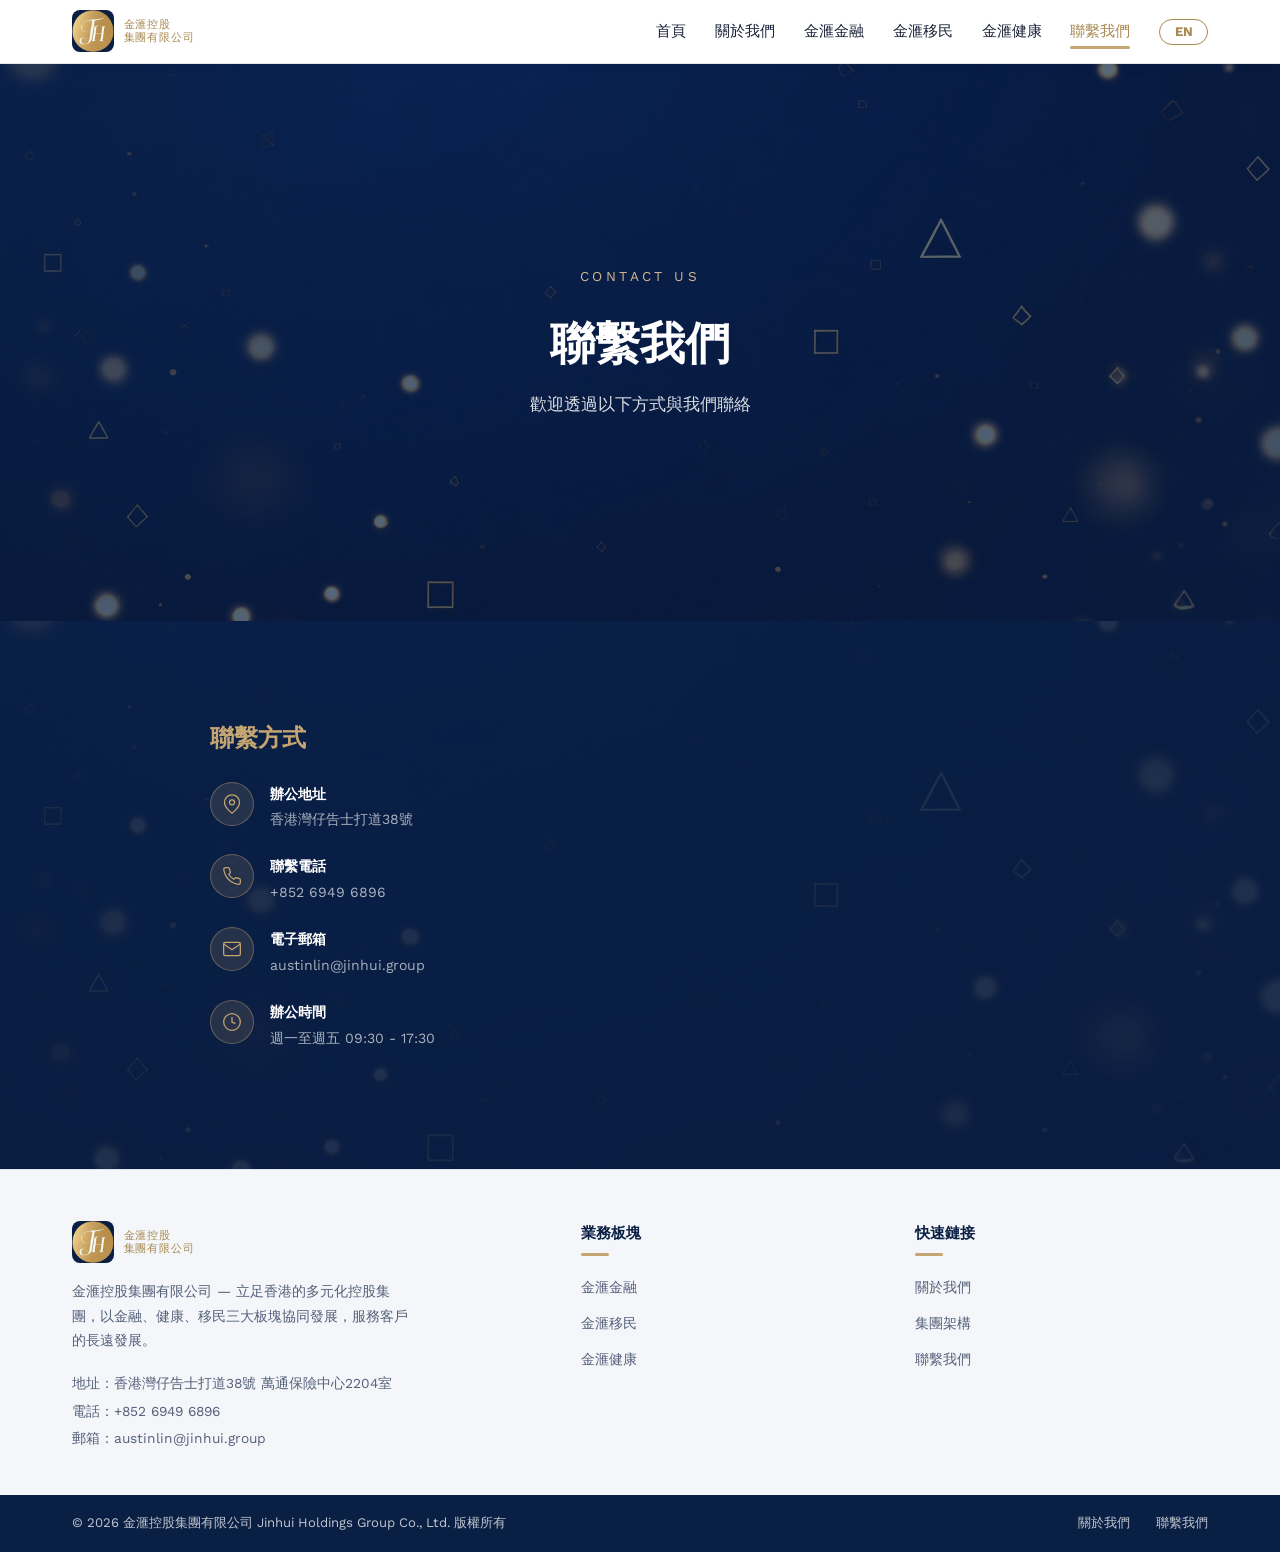
<file: contact.html>
<!DOCTYPE html>
<html lang="zh-Hant" data-page-node-id="qQ78XDmjQaS66NPaQYpXFy">
<head data-page-node-id="ZsVdFYqRtXPJto7XDGBfPP">
<meta charset="UTF-8" data-page-node-id="AzRyCXAgBD3Bj6S6b0XM5n">
<meta name="viewport" content="width=device-width, initial-scale=1.0" data-page-node-id="bKlkvErM4CcPIA5E98aerO">
<title>聯繫我們 | 金滙控股集團</title>
<meta name="description" content="聯繫金滙控股集團 — 香港灣仔告士打道38號萬通保險中心2204室，電話 +852 6949 6896，電郵 austinlin@jinhui.group。" data-page-node-id="H3xNf93Y0KPMViTqDkz37k">
<link rel="stylesheet" href="css/style.css" data-page-node-id="uB2DgEMwWEnBYAUBtMUBcG">
<link rel="icon" type="image/png" sizes="32x32" href="assets/favicon-32.png?v=3">
<link rel="icon" type="image/png" sizes="64x64" href="assets/favicon-64.png?v=3">
<link rel="apple-touch-icon" href="assets/apple-touch-icon.png">
</head>
<body data-page-node-id="R4ZHJzxQBIKdhGXvCdSJ4n">

<nav id="navbar">
  <div class="nav-inner">
    <a href="index.html" class="logo">
      <div class="logo-icon"><img src="assets/logo-emblem.png?v=3" alt="JH"></div>
      <div class="logo-text">
        <span data-zh="金滙控股" data-en="Jinhui Holdings">金滙控股</span>
        <span data-zh="集團有限公司" data-en="GROUP CO., LIMITED">集團有限公司</span>
      </div>
    </a>
    <ul class="nav-links" id="navLinks">
      <li><a href="index.html" data-zh="首頁" data-en="Home">首頁</a></li>
      <li><a href="about.html" data-zh="關於我們" data-en="About">關於我們</a></li>
      <li><a href="finance.html" data-zh="金滙金融" data-en="Finance">金滙金融</a></li>
      <li><a href="immigration.html" data-zh="金滙移民" data-en="Immigration">金滙移民</a></li>
      <li><a href="health.html" data-zh="金滙健康" data-en="Health">金滙健康</a></li>
      <li><a href="contact.html" class="active" data-zh="聯繫我們" data-en="Contact">聯繫我們</a></li>
      <li><button class="lang-toggle" id="langToggle">EN</button></li>
    </ul>
    <button class="mobile-menu-btn" id="mobileBtn">☰</button>
  </div>
</nav>

<section class="page-hero" data-page-node-id="KbKmKIAHJLr3ZbIsHMkCDf">
  <div class="hero-bg" style="background-image:url('assets/contact_bg_2560x1440.jpg');" data-page-node-id="pYytbWvRtupPhUtUYGWCCW"></div>
  <div class="hero-overlay" data-page-node-id="2OuZ4ud7inViAZH7JsovqH"></div>
  <div class="hero-content" data-page-node-id="xn7dbPtB2aLniypUHHtjKa">
    <div class="en-sub" data-page-node-id="wWAaSltv7xYtRREHQHhnFA">CONTACT US</div>
    <h1 data-zh="聯繫我們" data-en="Contact Us" data-page-node-id="3fWBR7gYSYfLWphIHYXhNG">聯繫我們</h1>
    <p data-zh="歡迎透過以下方式與我們聯絡" data-en="Reach us through the channels below" data-page-node-id="ACIpGovGQ6AbiP2q9B0TNn">
      歡迎透過以下方式與我們聯絡
    </p>
  </div>
</section>

<section class="section contact" data-page-node-id="X7pp5n71CopFa1KvIuOEd0">
  <div class="contact-overlay" data-page-node-id="1O2HZLwX4Hneeuhnf9HuGx"></div>
  <div class="container" data-page-node-id="2pykG4KiipRHIH4JVQXpuS">
    <div class="contact-grid" style="grid-template-columns:1fr;max-width:860px;margin:0 auto;" data-page-node-id="jc5T4EkbeHCRmAw1Gntqas">
      <div class="contact-info fade-up" data-page-node-id="wFjBVRJlP41PJufsTFyzcI">
        <h3 data-zh="聯繫方式" data-en="Get in Touch" data-page-node-id="aDQLZVoVXMBHnuARVboCX9">聯繫方式</h3>
        <div class="contact-info-item" data-page-node-id="QJZphqNQ2GVMOFQvMAi5W8">
          <div class="contact-info-icon" data-page-node-id="xowmFc4GzaDFj2z3cKp3iY">
            <svg viewBox="0 0 24 24" fill="none" stroke="#c5a572" stroke-width="1.5" data-page-node-id="Fuv7Ng82u1AooVyyxkdWE3"><path d="M21 10c0 7-9 13-9 13s-9-6-9-13a9 9 0 0118 0z" data-page-node-id="h12WtI2qvhB27sWrssvlMU"></path><circle cx="12" cy="10" r="3" data-page-node-id="uXwTjXPLbd1HMZYioPNKUi"></circle></svg>
          </div>
          <div data-page-node-id="PGVEZsRIIbQTOztIyfD89n">
            <h4 data-zh="辦公地址" data-en="Office Address" data-page-node-id="F58ra7VYCXHnYMrhkYVW3O">辦公地址</h4>
            <p data-zh="香港灣仔告士打道38號<br data-page-node-id="k1wCpin71GhZwx6NYhtMT1">萬通保險中心2204室" data-en="2204, YF Life Centre,<br data-page-node-id="D30PUb8Yba8cU04wKEcaOk">38 Gloucester Road, Wan Chai, Hong Kong">香港灣仔告士打道38號<br data-page-node-id="1E5k1cDP1P7bHSU1Hm0ubh">萬通保險中心2204室</p>
          </div>
        </div>
        <div class="contact-info-item" data-page-node-id="HUrHHBkrZ1VSTyqR5DQ92e">
          <div class="contact-info-icon" data-page-node-id="opGF5FmwudeLX4RUnmbCv9">
            <svg viewBox="0 0 24 24" fill="none" stroke="#c5a572" stroke-width="1.5" data-page-node-id="rk8sC5XElLVxhEBO0bTW6Q"><path d="M22 16.92v3a2 2 0 01-2.18 2 19.79 19.79 0 01-8.63-3.07 19.5 19.5 0 01-6-6 19.79 19.79 0 01-3.07-8.67A2 2 0 014.11 2h3a2 2 0 012 1.72c.127.96.361 1.903.7 2.81a2 2 0 01-.45 2.11L8.09 9.91a16 16 0 006 6l1.27-1.27a2 2 0 012.11-.45c.907.339 1.85.573 2.81.7A2 2 0 0122 16.92z" data-page-node-id="rM2MX5FO63a6XKFk7p85BQ"></path></svg>
          </div>
          <div data-page-node-id="LyPkLVpnsSW7tCG36dZwJO">
            <h4 data-zh="聯繫電話" data-en="Phone" data-page-node-id="VVbs8TtAI8fT6deWSvIqrx">聯繫電話</h4>
            <p data-page-node-id="2lQ8vawuAyZyOg32U26iKQ"><a href="tel:+85269496896" style="color:inherit;text-decoration:none;" data-page-node-id="8np9fLo3gthkb7QVZw5N6O">+852 6949 6896</a></p>
          </div>
        </div>
        <div class="contact-info-item" data-page-node-id="MsSUVVHOSDzSOs1yMEDrEw">
          <div class="contact-info-icon" data-page-node-id="WFoncJiUQrQlToN58DSeps">
            <svg viewBox="0 0 24 24" fill="none" stroke="#c5a572" stroke-width="1.5" data-page-node-id="QMlkroxBAWPwkIqxgbh6Ul"><path d="M4 4h16c1.1 0 2 .9 2 2v12c0 1.1-.9 2-2 2H4c-1.1 0-2-.9-2-2V6c0-1.1.9-2 2-2z" data-page-node-id="9aF4rX8Mnqz7HIekh8Gw8x"></path><polyline points="22,6 12,13 2,6" data-page-node-id="LSTg2pXvpMAEqNxYdicP5C"></polyline></svg>
          </div>
          <div data-page-node-id="XPfLjDbyYa76lIsdwjJl9M">
            <h4 data-zh="電子郵箱" data-en="Email" data-page-node-id="bCi21RQeGwHF9jYdkEyqUZ">電子郵箱</h4>
            <p data-page-node-id="BwjiW19HEDE3DYVKujqqQ2"><a href="mailto:austinlin@jinhui.group" style="color:inherit;text-decoration:none;" data-page-node-id="DzrDBdqk5FkZwxC74gVATE">austinlin@jinhui.group</a></p>
          </div>
        </div>
        <div class="contact-info-item" data-page-node-id="x5Fw3aipTLN0eA5CHvAcWa">
          <div class="contact-info-icon" data-page-node-id="Yrx0Ns883FHS5lr2lw27fu">
            <svg viewBox="0 0 24 24" fill="none" stroke="#c5a572" stroke-width="1.5" data-page-node-id="N3AYkNbu14ixANQo7Fmqrq"><circle cx="12" cy="12" r="10" data-page-node-id="vrboKatTruNqqYQvrip5D9"></circle><polyline points="12,6 12,12 16,14" data-page-node-id="JSLTYEKHCKimCsMmY7plaQ"></polyline></svg>
          </div>
          <div data-page-node-id="p7NU4Y03AbpvpVJDgbfTOT">
            <h4 data-zh="辦公時間" data-en="Office Hours" data-page-node-id="rDMZcgFUHEHQ2iMeTk4Ja0">辦公時間</h4>
            <p data-zh="週一至週五 09:30 - 17:30<br data-page-node-id="CFcF2ZZKFfNC43bPxz57du">週六 09:30 - 13:00" data-en="Mon-Fri 09:30 - 17:30<br data-page-node-id="uLAd9VOjqhzggJDt1yYevV">Sat 09:30 - 13:00">週一至週五 09:30 - 17:30<br data-page-node-id="FbcVZxue4IFlltC0GkAKwe">週六 09:30 - 13:00</p>
          </div>
        </div>
      </div>
    </div>
  </div>
</section>

<footer class="site-footer">
  <div class="container">
    <div class="footer-grid">
      <div class="footer-brand">
        <a href="index.html" class="logo">
          <div class="logo-icon"><img src="assets/logo-emblem.png?v=3" alt="JH"></div>
          <div class="logo-text">
            <span data-zh="金滙控股" data-en="Jinhui Holdings">金滙控股</span>
            <span data-zh="集團有限公司" data-en="GROUP CO., LIMITED">集團有限公司</span>
          </div>
        </a>
        <p data-zh="金滙控股集團有限公司 — 立足香港的多元化控股集團，以金融、健康、移民三大板塊協同發展，服務客戶的長遠發展。" data-en="Jinhui Holdings Group Co., Ltd — a Hong Kong-based diversified holding group across finance, health, and immigration sectors.">
          金滙控股集團有限公司 — 立足香港的多元化控股集團，以金融、健康、移民三大板塊協同發展，服務客戶的長遠發展。
        </p>
        <ul class="footer-contact">
          <li data-zh="地址：香港灣仔告士打道38號 萬通保險中心2204室" data-en="Address: Unit 2204, YF Life Centre, 38 Gloucester Road, Wan Chai, HK">地址：香港灣仔告士打道38號 萬通保險中心2204室</li>
          <li><a href="tel:+85269496896" data-zh="電話：+852 6949 6896" data-en="Tel: +852 6949 6896">電話：+852 6949 6896</a></li>
          <li><a href="mailto:austinlin@jinhui.group" data-zh="郵箱：austinlin@jinhui.group" data-en="Email: austinlin@jinhui.group">郵箱：austinlin@jinhui.group</a></li>
        </ul>
      </div>
      <div class="footer-col">
        <h4 data-zh="業務板塊" data-en="Business">業務板塊</h4>
        <ul>
          <li><a href="finance.html" data-zh="金滙金融" data-en="Jinhui Finance">金滙金融</a></li>
      <li><a href="immigration.html" data-zh="金滙移民" data-en="Jinhui Immigration">金滙移民</a></li>
      <li><a href="health.html" data-zh="金滙健康" data-en="Jinhui Health">金滙健康</a></li>
        </ul>
      </div>
      <div class="footer-col">
        <h4 data-zh="快速鏈接" data-en="Quick Links">快速鏈接</h4>
        <ul>
          <li><a href="about.html" data-zh="關於我們" data-en="About Us">關於我們</a></li>
          <li><a href="about.html#structure" data-zh="集團架構" data-en="Group Structure">集團架構</a></li>
          <li><a href="contact.html" data-zh="聯繫我們" data-en="Contact Us">聯繫我們</a></li>
        </ul>
      </div>
    </div>
  </div>
  <div class="footer-bottom-bar">
    <div class="container footer-bottom-inner">
      <p data-zh="© 2026 金滙控股集團有限公司 Jinhui Holdings Group Co., Ltd. 版權所有" data-en="© 2026 Jinhui Holdings Group Co., Ltd. All Rights Reserved">© 2026 金滙控股集團有限公司 Jinhui Holdings Group Co., Ltd. 版權所有</p>
      <div>
        <a href="about.html" data-zh="關於我們" data-en="About">關於我們</a>
        <a href="contact.html" data-zh="聯繫我們" data-en="Contact">聯繫我們</a>
      </div>
    </div>
  </div>
</footer>

<script src="js/main.js"></script>
</body>
</html>
</file>
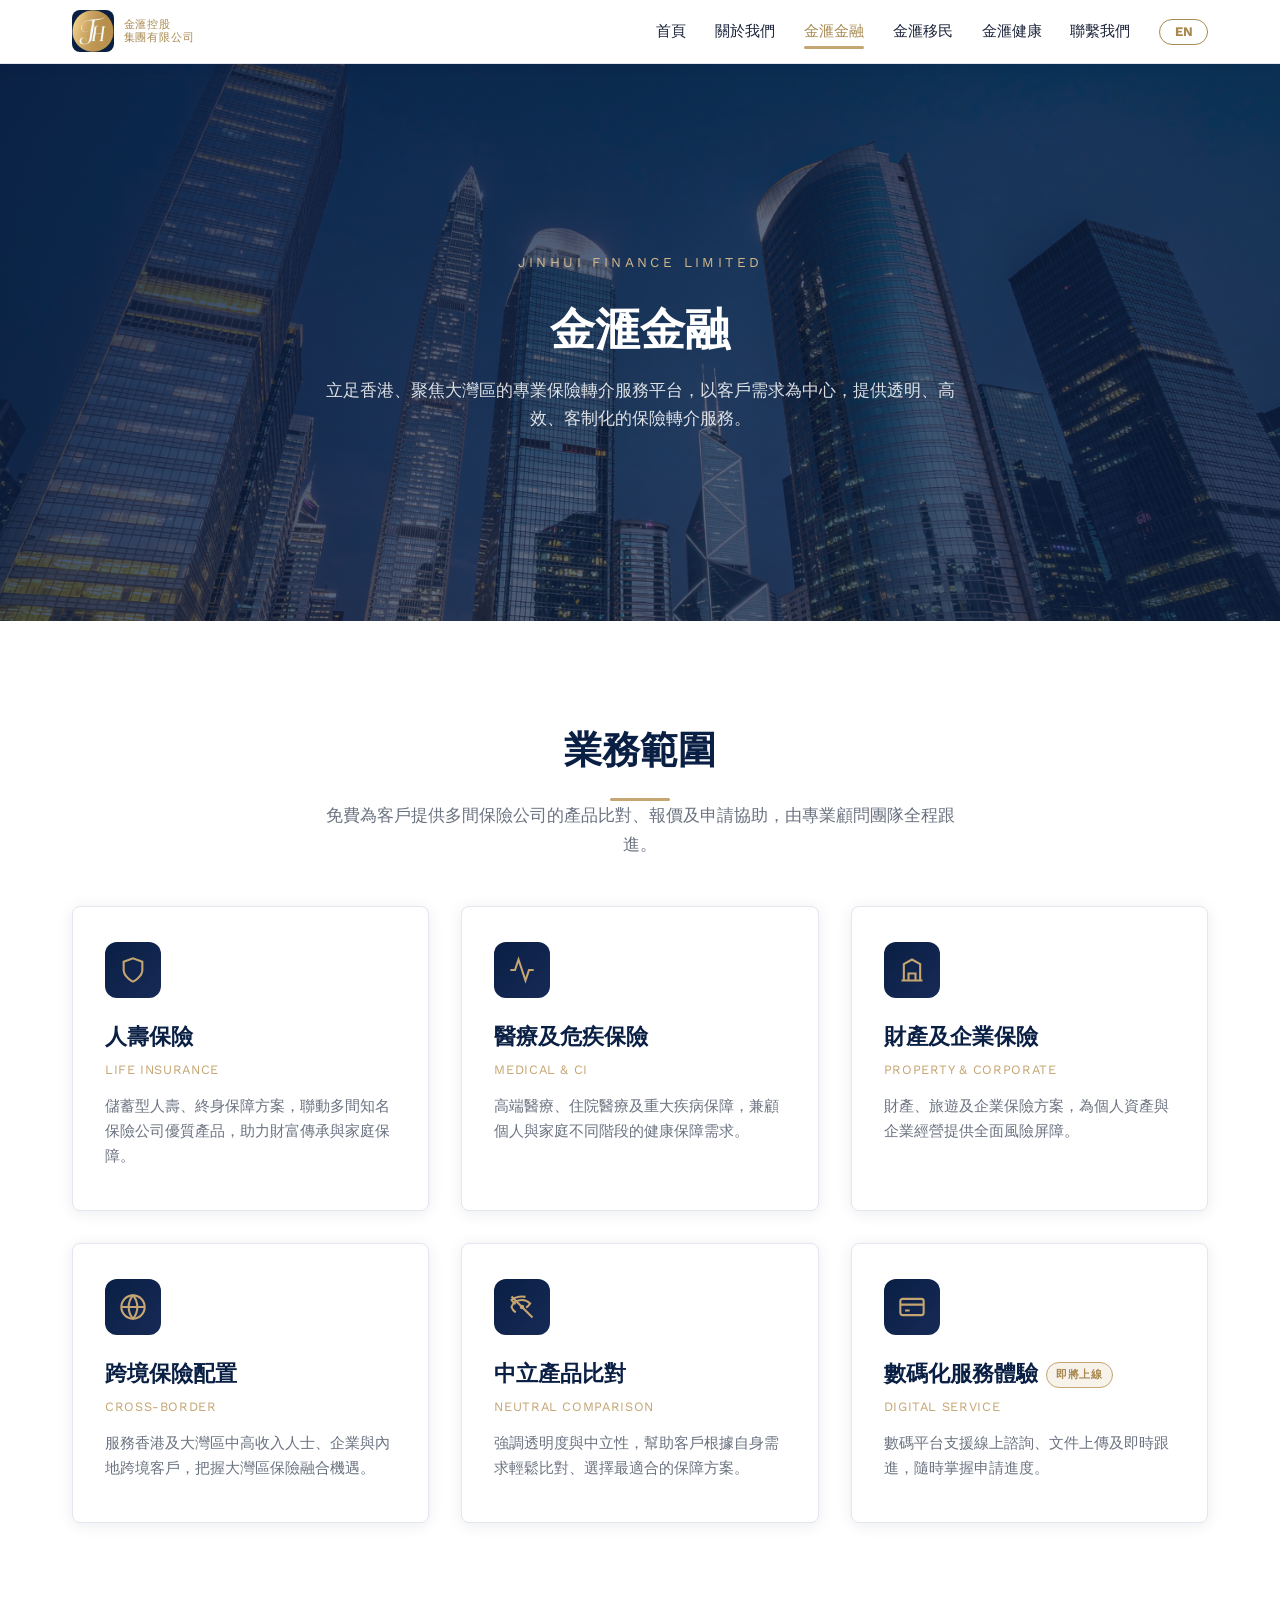
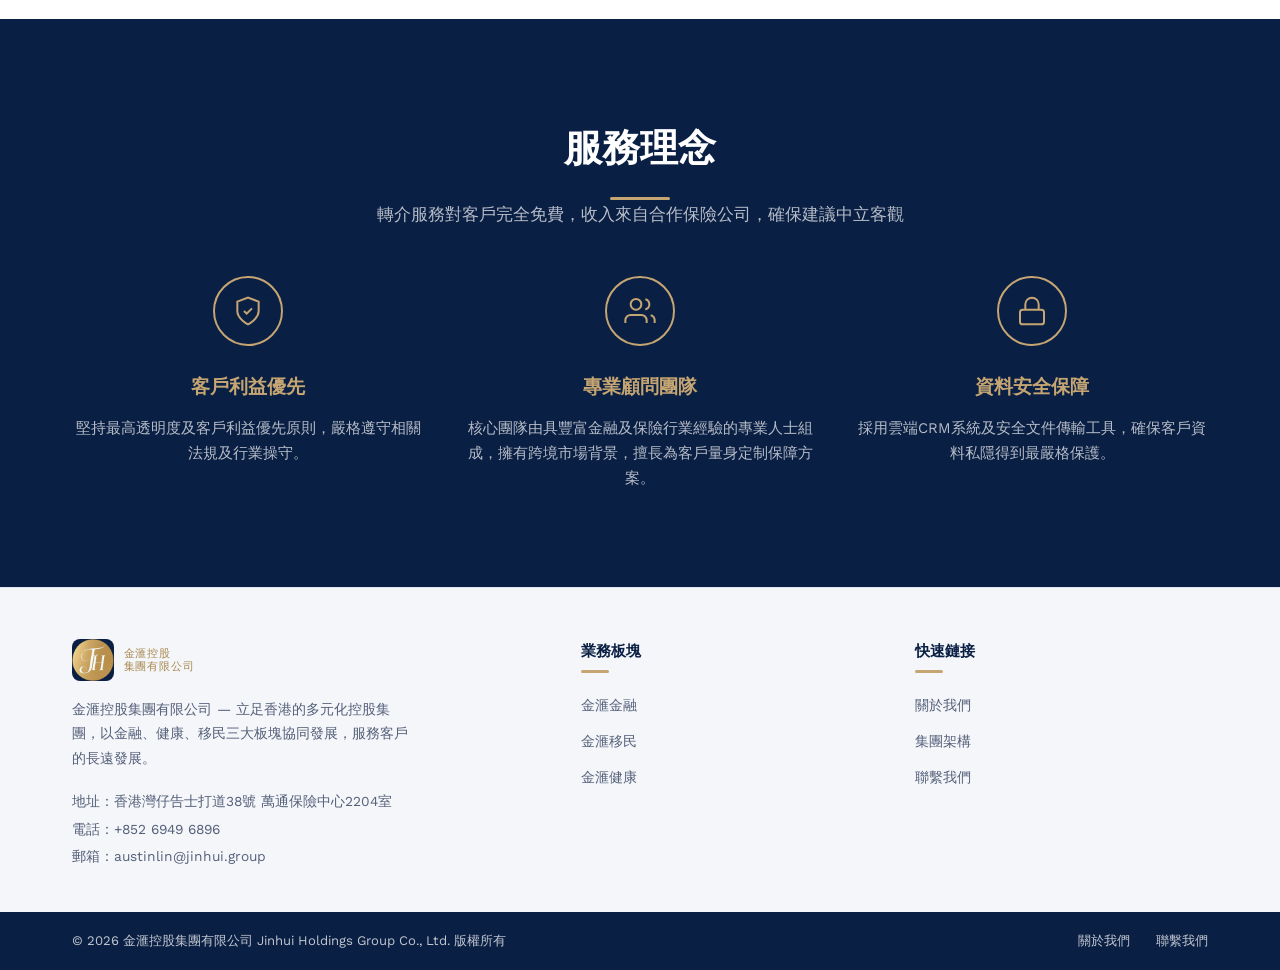
<file: finance.html>
<!DOCTYPE html>
<html lang="zh-Hant">
<head>
<meta charset="UTF-8">
<meta name="viewport" content="width=device-width, initial-scale=1.0">
<title>金滙金融 — 保險轉介服務 | 金滙控股集團</title>
<meta name="description" content="金滙金融有限公司：立足香港、聚焦大灣區的專業保險轉介服務平台，提供人壽、醫療、危疾、財產及跨境保險的產品比對與轉介服務。">
<link rel="stylesheet" href="css/style.css">
<link rel="icon" type="image/png" sizes="32x32" href="assets/favicon-32.png?v=3">
<link rel="icon" type="image/png" sizes="64x64" href="assets/favicon-64.png?v=3">
<link rel="apple-touch-icon" href="assets/apple-touch-icon.png">
</head>
<body>

<nav id="navbar">
  <div class="nav-inner">
    <a href="index.html" class="logo">
      <div class="logo-icon"><img src="assets/logo-emblem.png?v=3" alt="JH"></div>
      <div class="logo-text">
        <span data-zh="金滙控股" data-en="Jinhui Holdings">金滙控股</span>
        <span data-zh="集團有限公司" data-en="GROUP CO., LIMITED">集團有限公司</span>
      </div>
    </a>
    <ul class="nav-links" id="navLinks">
      <li><a href="index.html" data-zh="首頁" data-en="Home">首頁</a></li>
      <li><a href="about.html" data-zh="關於我們" data-en="About">關於我們</a></li>
      <li><a href="finance.html" class="active" data-zh="金滙金融" data-en="Finance">金滙金融</a></li>
      <li><a href="immigration.html" data-zh="金滙移民" data-en="Immigration">金滙移民</a></li>
      <li><a href="health.html" data-zh="金滙健康" data-en="Health">金滙健康</a></li>
      <li><a href="contact.html" data-zh="聯繫我們" data-en="Contact">聯繫我們</a></li>
      <li><button class="lang-toggle" id="langToggle">EN</button></li>
    </ul>
    <button class="mobile-menu-btn" id="mobileBtn">☰</button>
  </div>
</nav>

<section class="page-hero">
  <div class="hero-bg" style="background-image:url('assets/hero_finance.jpg');"></div>
  <div class="hero-overlay"></div>
  <div class="hero-content">
    <div class="en-sub">JINHUI FINANCE LIMITED</div>
    <h1 data-zh="金滙金融" data-en="Jinhui Finance">金滙金融</h1>
    <p data-zh="立足香港、聚焦大灣區的專業保險轉介服務平台，以客戶需求為中心，提供透明、高效、客制化的保險轉介服務。" data-en="A professional insurance referral platform rooted in Hong Kong and focused on the Greater Bay Area — transparent, efficient, and tailored to your needs.">
      立足香港、聚焦大灣區的專業保險轉介服務平台，以客戶需求為中心，提供透明、高效、客制化的保險轉介服務。
    </p>
  </div>
</section>

<!-- 業務範圍 -->
<section class="section" id="scope">
  <div class="container">
    <h2 class="section-title" data-zh="業務範圍" data-en="Business Scope">業務範圍</h2>
    <div class="gold-line"></div>
    <p class="section-subtitle" data-zh="免費為客戶提供多間保險公司的產品比對、報價及申請協助，由專業顧問團隊全程跟進。" data-en="Free product comparison, quotations, and application assistance across multiple insurers, fully supported by professional consultants.">
      免費為客戶提供多間保險公司的產品比對、報價及申請協助，由專業顧問團隊全程跟進。
    </p>
    <div class="grid-3">
      <div class="service-card fade-up">
        <div class="service-card-top">
          <div class="service-icon">
            <svg viewBox="0 0 24 24" fill="none" stroke="#c5a572" stroke-width="1.8"><path d="M12 22s8-4 8-10V5l-8-3-8 3v7c0 6 8 10 8 10z"></path></svg>
          </div>
          <h3 data-zh="人壽保險" data-en="Life Insurance">人壽保險</h3>
          <div class="sub-en">LIFE INSURANCE</div>
          <p data-zh="儲蓄型人壽、終身保障方案，聯動多間知名保險公司優質產品，助力財富傳承與家庭保障。" data-en="Savings and whole-life solutions from leading insurers, supporting wealth legacy and family protection.">
            儲蓄型人壽、終身保障方案，聯動多間知名保險公司優質產品，助力財富傳承與家庭保障。
          </p>
        </div>
      </div>
      <div class="service-card fade-up">
        <div class="service-card-top">
          <div class="service-icon">
            <svg viewBox="0 0 24 24" fill="none" stroke="#c5a572" stroke-width="1.8"><path d="M22 12h-4l-3 9L9 3l-3 9H2"></path></svg>
          </div>
          <h3 data-zh="醫療及危疾保險" data-en="Medical &amp; Critical Illness">醫療及危疾保險</h3>
          <div class="sub-en">MEDICAL &amp; CI</div>
          <p data-zh="高端醫療、住院醫療及重大疾病保障，兼顧個人與家庭不同階段的健康保障需求。" data-en="Premium medical, hospitalization, and critical illness coverage for individuals and families at every stage.">
            高端醫療、住院醫療及重大疾病保障，兼顧個人與家庭不同階段的健康保障需求。
          </p>
        </div>
      </div>
      <div class="service-card fade-up">
        <div class="service-card-top">
          <div class="service-icon">
            <svg viewBox="0 0 24 24" fill="none" stroke="#c5a572" stroke-width="1.8"><path d="M3 21h18M5 21V7l7-4 7 4v14M9 21v-6h6v6"></path></svg>
          </div>
          <h3 data-zh="財產及企業保險" data-en="Property &amp; Corporate">財產及企業保險</h3>
          <div class="sub-en">PROPERTY &amp; CORPORATE</div>
          <p data-zh="財產、旅遊及企業保險方案，為個人資產與企業經營提供全面風險屏障。" data-en="Property, travel, and corporate insurance solutions providing comprehensive risk protection.">
            財產、旅遊及企業保險方案，為個人資產與企業經營提供全面風險屏障。
          </p>
        </div>
      </div>
      <div class="service-card fade-up">
        <div class="service-card-top">
          <div class="service-icon">
            <svg viewBox="0 0 24 24" fill="none" stroke="#c5a572" stroke-width="1.8"><circle cx="12" cy="12" r="10"></circle><path d="M2 12h20M12 2a15.3 15.3 0 010 20 15.3 15.3 0 010-20z"></path></svg>
          </div>
          <h3 data-zh="跨境保險配置" data-en="Cross-Border Planning">跨境保險配置</h3>
          <div class="sub-en">CROSS-BORDER</div>
          <p data-zh="服務香港及大灣區中高收入人士、企業與內地跨境客戶，把握大灣區保險融合機遇。" data-en="Serving HK and GBA affluent individuals, enterprises, and cross-border clients, capturing GBA integration opportunities.">
            服務香港及大灣區中高收入人士、企業與內地跨境客戶，把握大灣區保險融合機遇。
          </p>
        </div>
      </div>
      <div class="service-card fade-up">
        <div class="service-card-top">
          <div class="service-icon">
            <svg viewBox="0 0 24 24" fill="none" stroke="#c5a572" stroke-width="1.8"><path d="M3 3l18 18M12 6c2.5 0 5 1 7 3-1 1.5-2.2 2.7-3.5 3.5M6.5 9.5C5.2 8.7 4 7.5 3 6c2.5-2 5.5-3 9-3 1 0 2 .1 3 .3"></path><path d="M12 6c-4.5 0-8 2.5-9 6 .6 1.9 1.9 3.5 3.6 4.6"></path><circle cx="12" cy="12" r="1"></circle></svg>
          </div>
          <h3 data-zh="中立產品比對" data-en="Neutral Comparison">中立產品比對</h3>
          <div class="sub-en">NEUTRAL COMPARISON</div>
          <p data-zh="強調透明度與中立性，幫助客戶根據自身需求輕鬆比對、選擇最適合的保障方案。" data-en="Transparent and neutral — helping clients easily compare and choose the most suitable protection.">
            強調透明度與中立性，幫助客戶根據自身需求輕鬆比對、選擇最適合的保障方案。
          </p>
        </div>
      </div>
      <div class="service-card fade-up">
        <div class="service-card-top">
          <div class="service-icon">
            <svg viewBox="0 0 24 24" fill="none" stroke="#c5a572" stroke-width="1.8"><rect x="2" y="5" width="20" height="14" rx="2"></rect><path d="M2 10h20M6 15h4"></path></svg>
          </div>
          <h3 data-zh="數碼化服務體驗<span class='badge-soon'>即將上線</span>" data-en="Digital Experience<span class='badge-soon'>Coming Soon</span>">數碼化服務體驗<span class="badge-soon">即將上線</span></h3>
          <div class="sub-en">DIGITAL SERVICE</div>
          <p data-zh="數碼平台支援線上諮詢、文件上傳及即時跟進，隨時掌握申請進度。" data-en="Digital platform for online consultation, document upload, and real-time application tracking.">
            數碼平台支援線上諮詢、文件上傳及即時跟進，隨時掌握申請進度。
          </p>
        </div>
      </div>
    </div>
  </div>
</section>

<!-- 服務理念 -->
<section class="section why">
  <div class="container">
    <h2 class="section-title" data-zh="服務理念" data-en="Our Promise">服務理念</h2>
    <div class="gold-line"></div>
    <p class="section-subtitle" data-zh="轉介服務對客戶完全免費，收入來自合作保險公司，確保建議中立客觀" data-en="Our referral service is completely free for clients — ensuring neutral, objective advice">
      轉介服務對客戶完全免費，收入來自合作保險公司，確保建議中立客觀
    </p>
    <div class="why-grid">
      <div class="why-item fade-up">
        <div class="why-icon">
          <svg viewBox="0 0 24 24" fill="none" stroke="#c5a572" stroke-width="1.5"><path d="M12 22s8-4 8-10V5l-8-3-8 3v7c0 6 8 10 8 10z"></path><path d="M9 12l2 2 4-4"></path></svg>
        </div>
        <h3 data-zh="客戶利益優先" data-en="Client First">客戶利益優先</h3>
        <p data-zh="堅持最高透明度及客戶利益優先原則，嚴格遵守相關法規及行業操守。" data-en="Upholding maximum transparency and client interests first, in strict compliance with regulations and industry ethics.">
          堅持最高透明度及客戶利益優先原則，嚴格遵守相關法規及行業操守。
        </p>
      </div>
      <div class="why-item fade-up">
        <div class="why-icon">
          <svg viewBox="0 0 24 24" fill="none" stroke="#c5a572" stroke-width="1.5"><path d="M17 21v-2a4 4 0 00-4-4H5a4 4 0 00-4 4v2"></path><circle cx="9" cy="7" r="4"></circle><path d="M23 21v-2a4 4 0 00-3-3.87M16 3.13a4 4 0 010 7.75"></path></svg>
        </div>
        <h3 data-zh="專業顧問團隊" data-en="Expert Consultants">專業顧問團隊</h3>
        <p data-zh="核心團隊由具豐富金融及保險行業經驗的專業人士組成，擁有跨境市場背景，擅長為客戶量身定制保障方案。" data-en="A core team of finance and insurance veterans with cross-border market experience, skilled at tailored protection planning.">
          核心團隊由具豐富金融及保險行業經驗的專業人士組成，擁有跨境市場背景，擅長為客戶量身定制保障方案。
        </p>
      </div>
      <div class="why-item fade-up">
        <div class="why-icon">
          <svg viewBox="0 0 24 24" fill="none" stroke="#c5a572" stroke-width="1.5"><rect x="3" y="11" width="18" height="11" rx="2"></rect><path d="M7 11V7a5 5 0 0110 0v4"></path></svg>
        </div>
        <h3 data-zh="資料安全保障" data-en="Data Security">資料安全保障</h3>
        <p data-zh="採用雲端CRM系統及安全文件傳輸工具，確保客戶資料私隱得到最嚴格保護。" data-en="Cloud CRM and secure document transfer tools ensure strict protection of client privacy.">
          採用雲端CRM系統及安全文件傳輸工具，確保客戶資料私隱得到最嚴格保護。
        </p>
      </div>
    </div>
  </div>
</section>

<footer class="site-footer">
  <div class="container">
    <div class="footer-grid">
      <div class="footer-brand">
        <a href="index.html" class="logo">
          <div class="logo-icon"><img src="assets/logo-emblem.png?v=3" alt="JH"></div>
          <div class="logo-text">
            <span data-zh="金滙控股" data-en="Jinhui Holdings">金滙控股</span>
            <span data-zh="集團有限公司" data-en="GROUP CO., LIMITED">集團有限公司</span>
          </div>
        </a>
        <p data-zh="金滙控股集團有限公司 — 立足香港的多元化控股集團，以金融、健康、移民三大板塊協同發展，服務客戶的長遠發展。" data-en="Jinhui Holdings Group Co., Ltd — a Hong Kong-based diversified holding group across finance, health, and immigration sectors.">
          金滙控股集團有限公司 — 立足香港的多元化控股集團，以金融、健康、移民三大板塊協同發展，服務客戶的長遠發展。
        </p>
        <ul class="footer-contact">
          <li data-zh="地址：香港灣仔告士打道38號 萬通保險中心2204室" data-en="Address: Unit 2204, YF Life Centre, 38 Gloucester Road, Wan Chai, HK">地址：香港灣仔告士打道38號 萬通保險中心2204室</li>
          <li><a href="tel:+85269496896" data-zh="電話：+852 6949 6896" data-en="Tel: +852 6949 6896">電話：+852 6949 6896</a></li>
          <li><a href="mailto:austinlin@jinhui.group" data-zh="郵箱：austinlin@jinhui.group" data-en="Email: austinlin@jinhui.group">郵箱：austinlin@jinhui.group</a></li>
        </ul>
      </div>
      <div class="footer-col">
        <h4 data-zh="業務板塊" data-en="Business">業務板塊</h4>
        <ul>
          <li><a href="finance.html" data-zh="金滙金融" data-en="Jinhui Finance">金滙金融</a></li>
      <li><a href="immigration.html" data-zh="金滙移民" data-en="Jinhui Immigration">金滙移民</a></li>
      <li><a href="health.html" data-zh="金滙健康" data-en="Jinhui Health">金滙健康</a></li>
        </ul>
      </div>
      <div class="footer-col">
        <h4 data-zh="快速鏈接" data-en="Quick Links">快速鏈接</h4>
        <ul>
          <li><a href="about.html" data-zh="關於我們" data-en="About Us">關於我們</a></li>
          <li><a href="about.html#structure" data-zh="集團架構" data-en="Group Structure">集團架構</a></li>
          <li><a href="contact.html" data-zh="聯繫我們" data-en="Contact Us">聯繫我們</a></li>
        </ul>
      </div>
    </div>
  </div>
  <div class="footer-bottom-bar">
    <div class="container footer-bottom-inner">
      <p data-zh="© 2026 金滙控股集團有限公司 Jinhui Holdings Group Co., Ltd. 版權所有" data-en="© 2026 Jinhui Holdings Group Co., Ltd. All Rights Reserved">© 2026 金滙控股集團有限公司 Jinhui Holdings Group Co., Ltd. 版權所有</p>
      <div>
        <a href="about.html" data-zh="關於我們" data-en="About">關於我們</a>
        <a href="contact.html" data-zh="聯繫我們" data-en="Contact">聯繫我們</a>
      </div>
    </div>
  </div>
</footer>

<script src="js/main.js"></script>
</body>
</html>
</file>
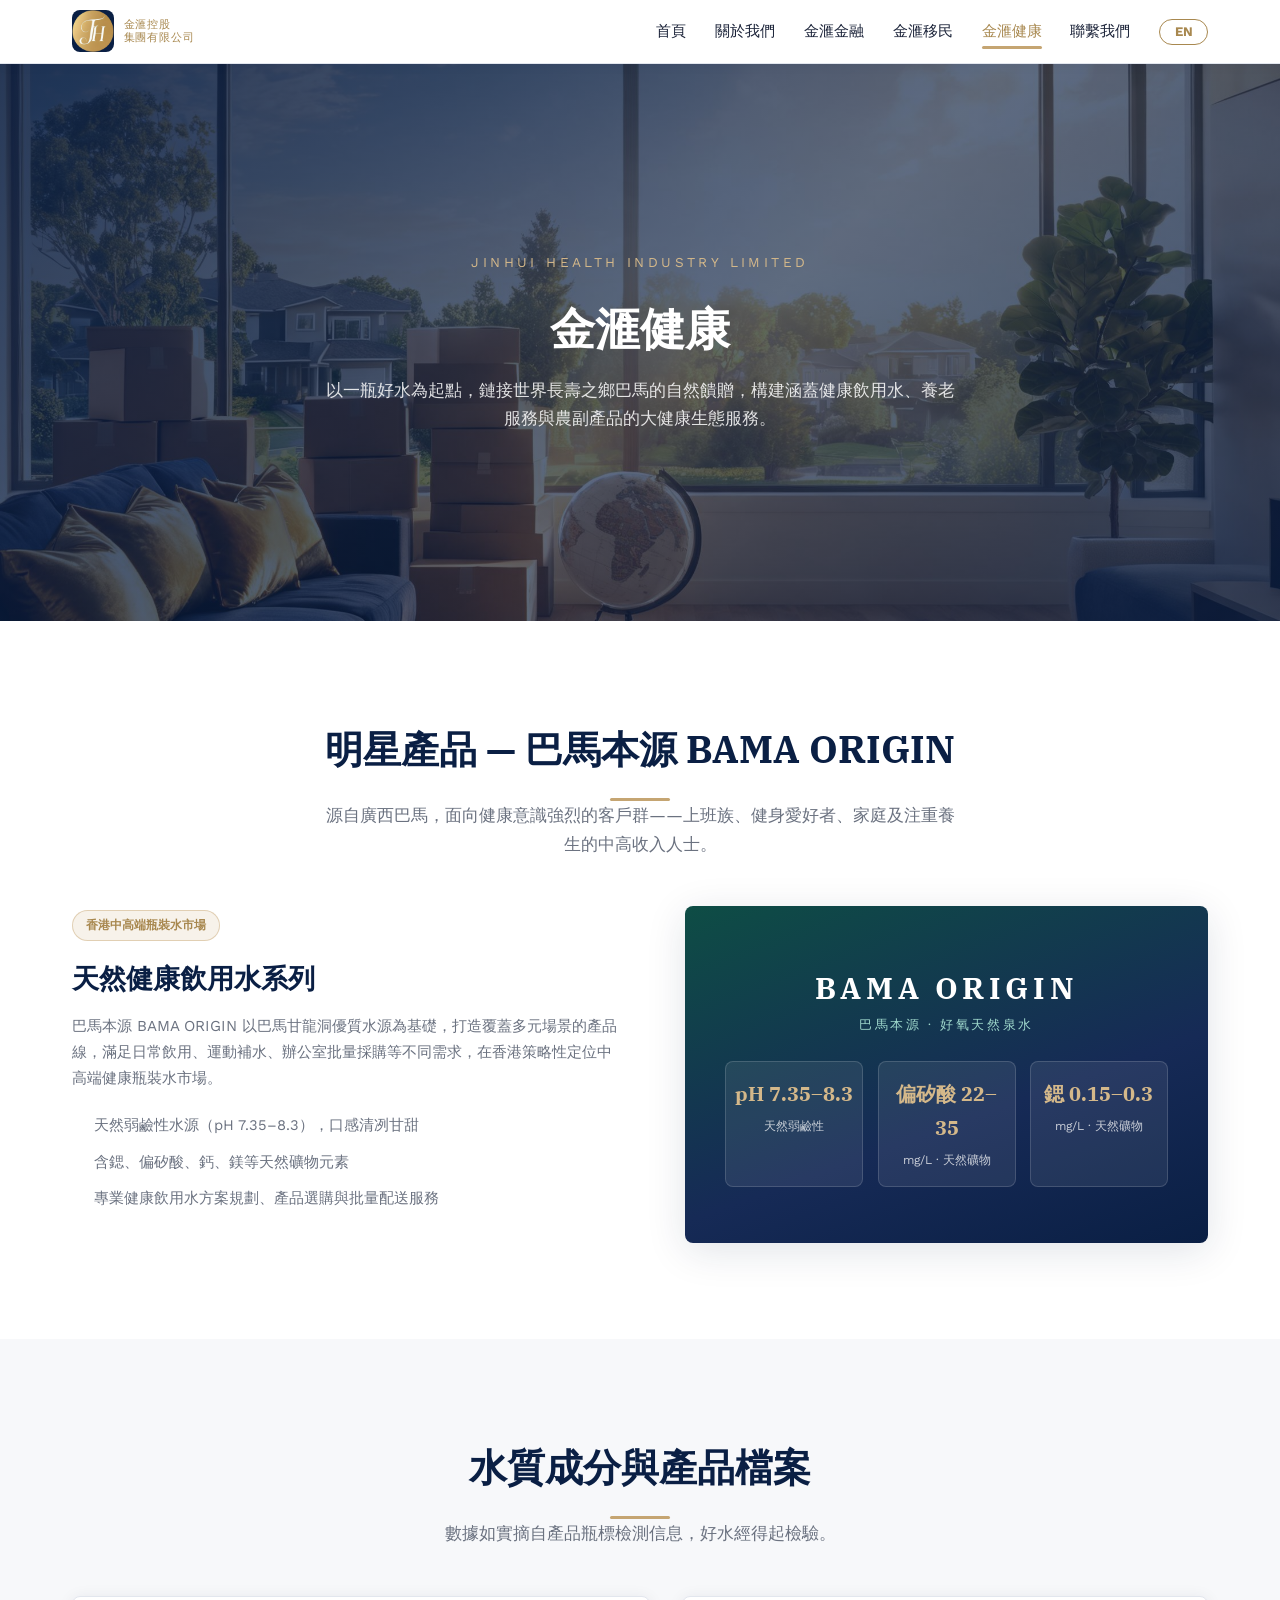
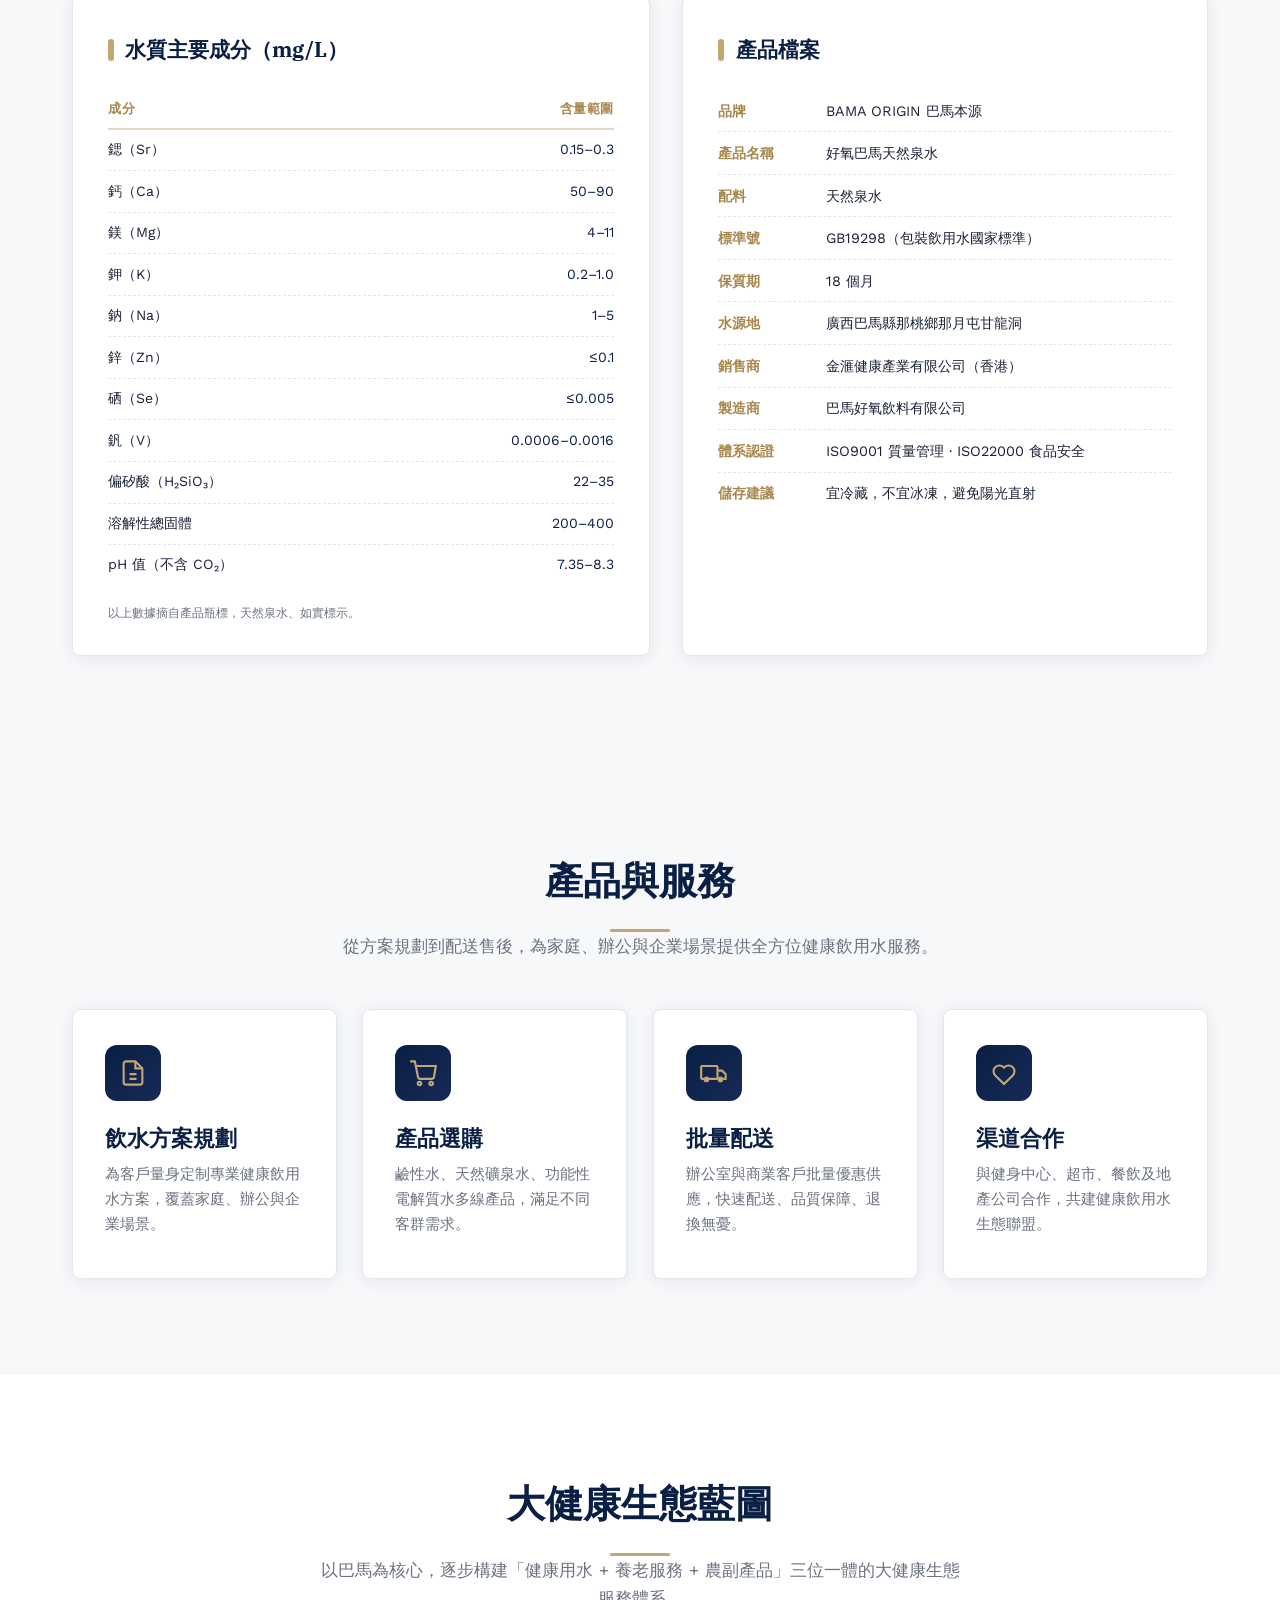
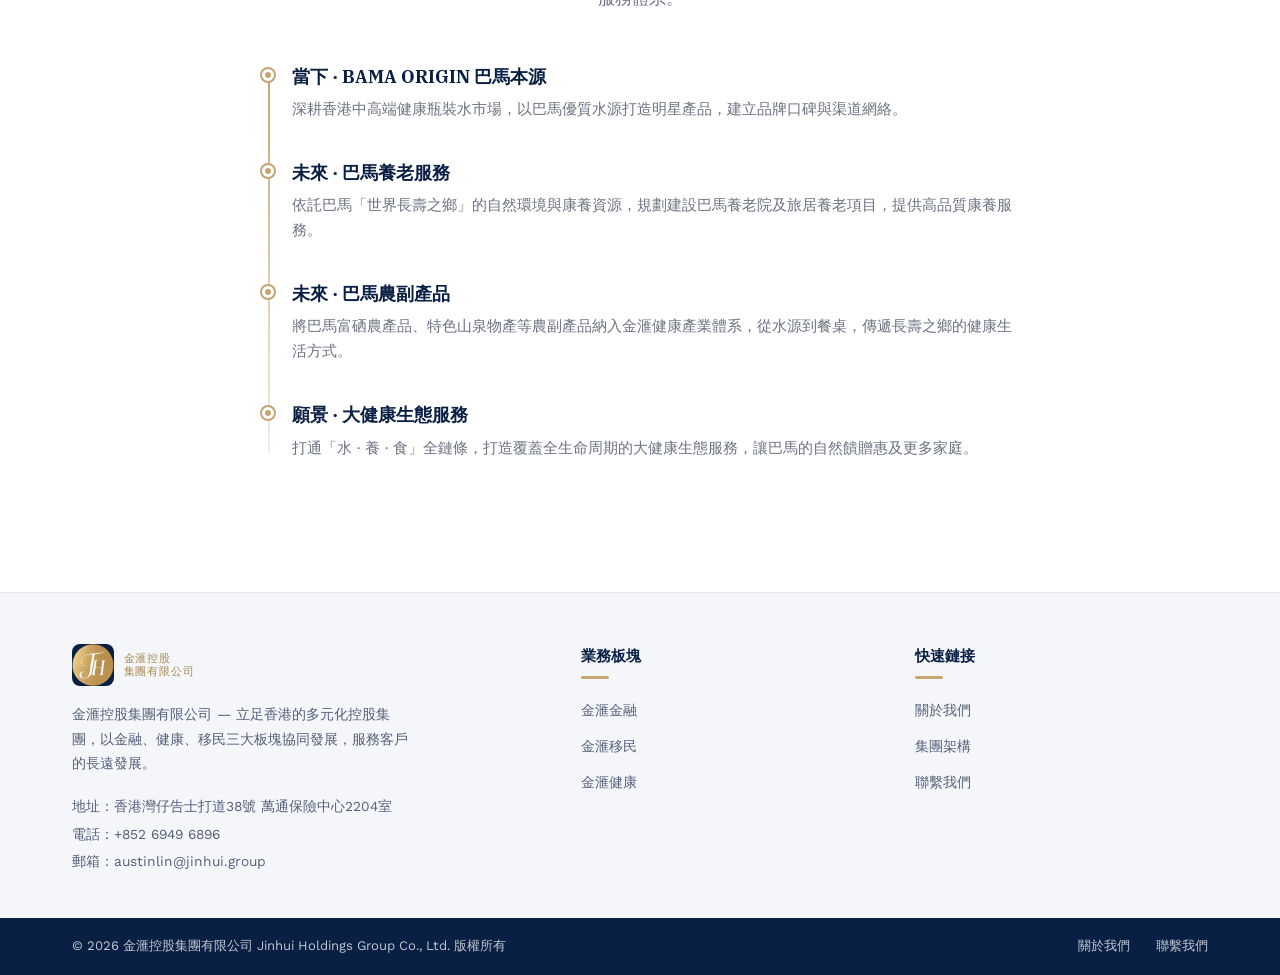
<file: health.html>
<!DOCTYPE html>
<html lang="zh-Hant" data-page-node-id="AKjBj51Nycx4hFBmL34ovs">
<head data-page-node-id="hMBVesCXAaEkzO5biwGUsn">
<meta charset="UTF-8" data-page-node-id="BT4rau6rvOzrSDPwuxajX1">
<meta name="viewport" content="width=device-width, initial-scale=1.0" data-page-node-id="cRjAObmIV35k5Lgav9E467">
<title>金滙健康 — 巴馬本源 BAMA ORIGIN · 大健康生態 | 金滙控股集團</title>
<meta name="description" content="金滙健康產業有限公司：旗下品牌巴馬本源 BAMA ORIGIN，源自世界長壽之鄉廣西巴馬甘龍洞的天然泉水；未來佈局巴馬養老服務與農副產品產業，構建大健康生態服務。" data-page-node-id="pGrDDC2QUBz3QYh4EhK5or">
<link rel="stylesheet" href="css/style.css" data-page-node-id="zBI4mJx85HCffvBVs2DQ0a">
<link rel="icon" type="image/png" sizes="32x32" href="assets/favicon-32.png?v=3" data-page-node-id="M7E2UUeg237jpWP1qW0SOC">
<link rel="icon" type="image/png" sizes="64x64" href="assets/favicon-64.png?v=3" data-page-node-id="eO7O9gRzwtH5AhcGX5q9rd">
<link rel="apple-touch-icon" href="assets/apple-touch-icon.png" data-page-node-id="rrEKv9tpAHKe7CbeEFxPUo">
</head>
<body data-page-node-id="DYO6LLVf9KxrDGdFcQtlrO">

<nav id="navbar" data-page-node-id="pYqVwAqPUDnDwd9V09Ho6f">
  <div class="nav-inner" data-page-node-id="vt4v6nWxs2DODLxayHQszX">
    <a href="index.html" class="logo" data-page-node-id="humSfwTeNDkecSapoWtpEL">
      <div class="logo-icon" data-page-node-id="kK5Br7lqrgjJd60OeCwrc4"><img src="assets/logo-emblem.png?v=3" alt="JH" data-page-node-id="sERGyYbdgziX20scnVx0ao"></div>
      <div class="logo-text" data-page-node-id="uxDbsJlX8yqJWFyxhKFrWv">
        <span data-zh="金滙控股" data-en="Jinhui Holdings" data-page-node-id="EItsqVVhNki1QpyslZTsag">金滙控股</span>
        <span data-zh="集團有限公司" data-en="GROUP CO., LIMITED" data-page-node-id="i8ovakstWnjYTFUQ8NPCW5">集團有限公司</span>
      </div>
    </a>
    <ul class="nav-links" id="navLinks" data-page-node-id="OwrsWB9YnH9bOCbElAv2Jf">
      <li data-page-node-id="opoPw22G9NDElFJqCamOga"><a href="index.html" data-zh="首頁" data-en="Home" data-page-node-id="c8RGA1ZWV2sflnHNu9A6Ru">首頁</a></li>
      <li data-page-node-id="gdHZxg1FjYhoMZhKR8BENM"><a href="about.html" data-zh="關於我們" data-en="About" data-page-node-id="fmtz8YtsZza5Mho2qK8cMd">關於我們</a></li>
      <li data-page-node-id="cEgIBWmowvGRemBcxgjTg8"><a href="finance.html" data-zh="金滙金融" data-en="Finance" data-page-node-id="TOyh4T2oDCjqcV2EzRfUXL">金滙金融</a></li>
      <li data-page-node-id="0e60Ajjeeo6w6AApQdSvhd"><a href="immigration.html" data-zh="金滙移民" data-en="Immigration" data-page-node-id="Y1YejVGnTmZkcQqMXBqyE5">金滙移民</a></li>
      <li data-page-node-id="EVGntNPx6wuXgmgpaSf7Xg"><a href="health.html" class="active" data-zh="金滙健康" data-en="Health" data-page-node-id="KTTTLwSwITtUqN9YlfSXki">金滙健康</a></li>
      <li data-page-node-id="OzAJGGOW1urBebCXK4Khq9"><a href="contact.html" data-zh="聯繫我們" data-en="Contact" data-page-node-id="bAhLlHTWBJ53HQ0CDd5PNC">聯繫我們</a></li>
      <li data-page-node-id="XepgEvSBTrrNsw9a4aKv1k"><button class="lang-toggle" id="langToggle" data-page-node-id="hCoBaXld7wbgOEUlIWXmYL">EN</button></li>
    </ul>
    <button class="mobile-menu-btn" id="mobileBtn" data-page-node-id="VleKlUiOgXwzQizCJcvEcD">☰</button>
  </div>
</nav>

<section class="page-hero" data-page-node-id="s9sPx26aemvQn3U72qofDz">
  <div class="hero-bg" style="background-image:url('assets/global_2240x1680.jpg');" data-page-node-id="zMDJVW53d94tRHfgtbc5Ul"></div>
  <div class="hero-overlay" data-page-node-id="jzNPkpzS1fNJsRmvTPF8X9"></div>
  <div class="hero-content" data-page-node-id="MQrWFoDjQ7vCOZtCiAnFTt">
    <div class="en-sub" data-page-node-id="kAxb9Q3RisH6lxxfPYLtja">JINHUI HEALTH INDUSTRY LIMITED</div>
    <h1 data-zh="金滙健康" data-en="Jinhui Health" data-page-node-id="cfVTQAyDI6MAVkN04xm9cR">金滙健康</h1>
    <p data-zh="以一瓶好水為起點，鏈接世界長壽之鄉巴馬的自然饋贈，構建涵蓋健康飲用水、養老服務與農副產品的大健康生態服務。" data-en="Starting with a bottle of fine water, connecting the natural gifts of Bama — the world's longevity village — to build a health ecosystem of drinking water, elderly care, and local produce." data-page-node-id="iIlXLdUyHHUYVmeZ0D0oyH">
      以一瓶好水為起點，鏈接世界長壽之鄉巴馬的自然饋贈，構建涵蓋健康飲用水、養老服務與農副產品的大健康生態服務。
    </p>
  </div>
</section>

<!-- 明星產品 -->
<section class="section" id="product" data-page-node-id="WB87PokoQEjLNa9eDITfiH">
  <div class="container" data-page-node-id="e6HAImajlaYYPhHQmzVDsO">
    <h2 class="section-title" data-zh="明星產品 — 巴馬本源 BAMA ORIGIN" data-en="Signature — BAMA ORIGIN" data-page-node-id="3fGMFADtbPH7hsPBSnIKzX">明星產品 — 巴馬本源 BAMA ORIGIN</h2>
    <div class="gold-line" data-page-node-id="DcVMZqZNoSswyf0rjJXdqZ"></div>
    <p class="section-subtitle" data-zh="源自廣西巴馬，面向健康意識強烈的客戶群——上班族、健身愛好者、家庭及注重養生的中高收入人士。" data-en="From Bama, Guangxi — crafted for health-conscious customers: professionals, fitness enthusiasts, families, and wellness-oriented households." data-page-node-id="aqx8tOOD5ScyWAmNGWWRpS">
      源自廣西巴馬，面向健康意識強烈的客戶群——上班族、健身愛好者、家庭及注重養生的中高收入人士。
    </p>
    <div class="product-hero" data-page-node-id="vFvER8SuzzbsGRLWVu8ScN">
      <div class="fade-up" data-page-node-id="fTZ2NcpkkBPe0VgknoLEbp">
        <span class="tag tag-gold" data-zh="香港中高端瓶裝水市場" data-en="HK Premium Bottled Water Market" data-page-node-id="nMUs36sdOTV7QbIEOsAdNP">香港中高端瓶裝水市場</span>
        <h3 style="font-family:var(--font-serif);color:var(--navy);font-size:1.7rem;margin-bottom:0.8rem;" data-zh="天然健康飲用水系列" data-en="Natural Healthy Drinking Water" data-page-node-id="Blz5HVelKhWPjwOa0HCq2x">天然健康飲用水系列</h3>
        <p style="color:var(--muted);margin-bottom:1rem;font-size:0.95rem;" data-zh="巴馬本源 BAMA ORIGIN 以巴馬甘龍洞優質水源為基礎，打造覆蓋多元場景的產品線，滿足日常飲用、運動補水、辦公室批量採購等不同需求，在香港策略性定位中高端健康瓶裝水市場。" data-en="Sourced from Ganlong Cave in Bama, BAMA ORIGIN offers a multi-scenario product line for daily drinking, sports hydration, and office bulk purchase — strategically positioned in Hong Kong's premium health water market." data-page-node-id="aZGcsafw22G7hpQI1HilNl">
          巴馬本源 BAMA ORIGIN 以巴馬甘龍洞優質水源為基礎，打造覆蓋多元場景的產品線，滿足日常飲用、運動補水、辦公室批量採購等不同需求，在香港策略性定位中高端健康瓶裝水市場。
        </p>
        <ul style="list-style:none;margin-bottom:1.4rem;" data-page-node-id="9y1EpHapnKCFpSM3YATMhb">
          <li style="color:var(--muted);padding:0.35rem 0 0.35rem 1.4rem;position:relative;font-size:0.92rem;" data-zh="天然弱鹼性水源（pH 7.35–8.3），口感清冽甘甜" data-en="Naturally alkaline spring water (pH 7.35–8.3) with a crisp, sweet taste" data-page-node-id="ey0BzaSO5izuGyT3BAereE">天然弱鹼性水源（pH 7.35–8.3），口感清冽甘甜</li>
          <li style="color:var(--muted);padding:0.35rem 0 0.35rem 1.4rem;position:relative;font-size:0.92rem;" data-zh="含鍶、偏矽酸、鈣、鎂等天然礦物元素" data-en="Rich in natural minerals including strontium and metasilicic acid" data-page-node-id="TrnpZgBgkss24UhzuCeGyU">含鍶、偏矽酸、鈣、鎂等天然礦物元素</li>
          <li style="color:var(--muted);padding:0.35rem 0 0.35rem 1.4rem;position:relative;font-size:0.92rem;" data-zh="專業健康飲用水方案規劃、產品選購與批量配送服務" data-en="Professional water planning, product selection, and bulk delivery services" data-page-node-id="U9eEMiIp0NT9KEHbUC6WFk">專業健康飲用水方案規劃、產品選購與批量配送服務</li>
        </ul>
      </div>
      <div class="product-visual fade-up" data-page-node-id="aUVeSrKgAJcnPjhNVbthwV">
        <h3 data-page-node-id="eoeZfoTGH1Z97pHJSvxPJ3">BAMA ORIGIN</h3>
        <div class="sub" data-zh="巴馬本源 · 好氧天然泉水" data-en="BAMA ORIGIN · NATURAL SPRING WATER" data-page-node-id="Mx0HNpF8XCTB1KntUPuDfK">巴馬本源 · 好氧天然泉水</div>
        <div class="ph-cards" data-page-node-id="wG6UFOHP4GLnugbvDnOvNT">
          <div class="ph-card" data-page-node-id="AqC4eOpvgnAV6zMYS6Aa6A"><b data-page-node-id="Yj48yNNijl22C58uD2cx7C">pH 7.35–8.3</b><span data-zh="天然弱鹼性" data-en="Naturally Alkaline" data-page-node-id="eGZFoVHgwt2hlfCXmppK9V">天然弱鹼性</span></div>
          <div class="ph-card" data-page-node-id="zKkdMEZH9DuTyEJwvEkFG8"><b data-zh="偏矽酸 22–35" data-en="Metasilicic 22–35" data-page-node-id="F7g5sCX0KKQQPXU0cbvV34">偏矽酸 22–35</b><span data-zh="mg/L · 天然礦物" data-en="mg/L Natural Mineral" data-page-node-id="gFpOXVOVVVUKnm6mrQcuYw">mg/L · 天然礦物</span></div>
          <div class="ph-card" data-page-node-id="iiFFYDX4rudTcD29DR4FLE"><b data-zh="鍶 0.15–0.3" data-en="Strontium 0.15–0.3" data-page-node-id="xxedkfkhizB1brtXIBRlyJ">鍶 0.15–0.3</b><span data-zh="mg/L · 天然礦物" data-en="mg/L Natural Mineral" data-page-node-id="cJhcKF6SccEKnKxiNBE3Zx">mg/L · 天然礦物</span></div>
        </div>
      </div>
    </div>
  </div>
</section>

<!-- 水質成分與產品檔案 -->
<section class="section about" id="water-quality" data-page-node-id="RHWT6c3g7gR4tGIy8JccCH">
  <div class="container" data-page-node-id="zYuUs21Q4CzhpuZjHsOeqg">
    <h2 class="section-title" data-zh="水質成分與產品檔案" data-en="Water Profile &amp; Product Facts" data-page-node-id="9k7gbvxQfSDpG1yrQqOysU">水質成分與產品檔案</h2>
    <div class="gold-line" data-page-node-id="ipHQlZFYov1HapTW4HRFCJ"></div>
    <p class="section-subtitle" data-zh="數據如實摘自產品瓶標檢測信息，好水經得起檢驗。" data-en="Figures taken directly from the product label — quality you can verify." data-page-node-id="VVlnIKngQEQzzKU7fDn9TU">
      數據如實摘自產品瓶標檢測信息，好水經得起檢驗。
    </p>
    <div class="mineral-grid fade-up" data-page-node-id="CaiE8ZNuxOWimjzjwPyx8o">
      <div class="mineral-card" data-page-node-id="FbhHvgPRiBU5cDyBhEVGT8">
        <h3 data-zh="水質主要成分（mg/L）" data-en="Key Water Components (mg/L)" data-page-node-id="Rtid5HPKEC0VGG5hUr5TG5">水質主要成分（mg/L）</h3>
        <table class="mineral-table" data-page-node-id="kS2RiEweQTmHxQbZBT6wne">
          <thead data-page-node-id="9EndZPqf60J7uJa6BzEGHJ">
            <tr data-page-node-id="3f5eKAO5z71B3NVh02TOH8"><th data-zh="成分" data-en="Component" data-page-node-id="bpIbup2cRlTOW30jMBgiFv">成分</th><th data-zh="含量範圍" data-en="Range" data-page-node-id="5coJKbIwd3GKjCJzSMTsAM">含量範圍</th></tr>
          </thead>
          <tbody data-page-node-id="QjguBUEcTh3XkPSkAkikaW">
            <tr data-page-node-id="y5jxeAjFg336oTLkJxyHRi"><td data-zh="鍶（Sr）" data-en="Strontium (Sr)" data-page-node-id="lNFwOjA1sBO8GDv7l2VPMB">鍶（Sr）</td><td data-page-node-id="MrSiBnQmYCZoBvfaQIFlVa">0.15–0.3</td></tr>
            <tr data-page-node-id="MqT3tdqOQp8os5wW7set5H"><td data-zh="鈣（Ca）" data-en="Calcium (Ca)" data-page-node-id="nloKuLHvsXdIMWCYfpUBRZ">鈣（Ca）</td><td data-page-node-id="u5REb93j06BUqxwitD0W2D">50–90</td></tr>
            <tr data-page-node-id="lU3PaFBik9tCHCXiIv1z79"><td data-zh="鎂（Mg）" data-en="Magnesium (Mg)" data-page-node-id="fVRI09BgjqaT6Qk2LRlClC">鎂（Mg）</td><td data-page-node-id="qEFcYHLHhPDt9NS13p4ldG">4–11</td></tr>
            <tr data-page-node-id="ZQ8D2Am90SJRe1HK1DKo7O"><td data-zh="鉀（K）" data-en="Potassium (K)" data-page-node-id="XWs23E7HATeGQoDlpozJu8">鉀（K）</td><td data-page-node-id="R25JczOlGDZ5n9JVA8QQPq">0.2–1.0</td></tr>
            <tr data-page-node-id="7Orzn45BS8tt0TT8Glahjv"><td data-zh="鈉（Na）" data-en="Sodium (Na)" data-page-node-id="GTrY1SEdzaJxW7UbhIGkrr">鈉（Na）</td><td data-page-node-id="4KsvGxaEZH1Vk8mnb8W70w">1–5</td></tr>
            <tr data-page-node-id="9TD1udiiTvDfOqArRNtzKK"><td data-zh="鋅（Zn）" data-en="Zinc (Zn)" data-page-node-id="59Km9ypscbkZEUGhnGbG1b">鋅（Zn）</td><td data-page-node-id="yDBc3RgYj0ov10w1IqE7z0">≤0.1</td></tr>
            <tr data-page-node-id="WYuEsGo9wZWBN4KWZBB6z2"><td data-zh="硒（Se）" data-en="Selenium (Se)" data-page-node-id="XCBfyCOXadj9LuSLNAvKT6">硒（Se）</td><td data-page-node-id="DPC8weLle1ScRdpYkq73HR">≤0.005</td></tr>
            <tr data-page-node-id="t8VwPYJxDNMnqg6hsvQQtu"><td data-zh="釩（V）" data-en="Vanadium (V)" data-page-node-id="EXDZhWtCeJj3cVeR5l4OnP">釩（V）</td><td data-page-node-id="XCLB6HUAik8oER9BH9DLfs">0.0006–0.0016</td></tr>
            <tr data-page-node-id="r7ssobiosB2KqRIWHibJt7"><td data-zh="偏矽酸（H₂SiO₃）" data-en="Metasilicic Acid (H₂SiO₃)" data-page-node-id="vlppCCR85HQJ3KLj6iCFEN">偏矽酸（H₂SiO₃）</td><td data-page-node-id="GKfD1GDWlaYyN2XNkKC4eU">22–35</td></tr>
            <tr data-page-node-id="iuSQxB4U9s55FmshxCIGw0"><td data-zh="溶解性總固體" data-en="Total Dissolved Solids" data-page-node-id="bEiOfRBmFvzfa0iaXepxdw">溶解性總固體</td><td data-page-node-id="dWyhjTMd717GZ79FJtSkNI">200–400</td></tr>
            <tr data-page-node-id="VcqILiWmxc9BLUFC5SSbVM"><td data-zh="pH 值（不含 CO₂）" data-en="pH Value (CO₂-free)" data-page-node-id="tRJtHEjI7w3EaHf7ePmNJJ">pH 值（不含 CO₂）</td><td data-page-node-id="d9BBh2a7kbaTfw7OCV1Tlp">7.35–8.3</td></tr>
          </tbody>
        </table>
        <p class="mineral-note" data-zh="以上數據摘自產品瓶標，天然泉水、如實標示。" data-en="As printed on the product label. Natural spring water, honestly presented." data-page-node-id="GE6CREXGEZFDlB6GklPLe0">
          以上數據摘自產品瓶標，天然泉水、如實標示。
        </p>
      </div>
      <div class="mineral-card" data-page-node-id="xBIrqu0bBswduHlMcYuVA3">
        <h3 data-zh="產品檔案" data-en="Product Facts" data-page-node-id="ZiBmAvxrOIWRCtiF5l30Hs">產品檔案</h3>
        <ul class="fact-list" data-page-node-id="WW1RF8mniYs3EyTZMBmlhx">
          <li data-page-node-id="5f9rmSaq3hAwvG0W11FQaZ"><b data-zh="品牌" data-en="Brand" data-page-node-id="Rp9tvwtY900jqBmEMVXXYX">品牌</b><span data-page-node-id="U8FZJrVJqhXMrrgsX1syBF">BAMA ORIGIN 巴馬本源</span></li>
          <li data-page-node-id="9gde7tTkNScbvWqmsee634"><b data-zh="產品名稱" data-en="Product" data-page-node-id="oKnrPtkOEnREZ2sfqwbVFq">產品名稱</b><span data-zh="好氧巴馬天然泉水" data-en="Haoyang Bama Natural Spring Water" data-page-node-id="wu4zpyjaimB5sZbTA8kjwz">好氧巴馬天然泉水</span></li>
          <li data-page-node-id="zU6mgrC0P40ZoqXAM8yy0T"><b data-zh="配料" data-en="Ingredients" data-page-node-id="14UlVoOx5iuUoogFv9QLeU">配料</b><span data-zh="天然泉水" data-en="Natural spring water" data-page-node-id="jcz5dRTa78on93SpTJbiu4">天然泉水</span></li>
          <li data-page-node-id="utRZXRwjOM0cFDEKFxoFNU"><b data-zh="標準號" data-en="Standard" data-page-node-id="huKT4CQUhTXeWEi9jyjTYH">標準號</b><span data-zh="GB19298（包裝飲用水國家標準）" data-en="GB19298 (National Standard for Packaged Drinking Water)" data-page-node-id="k5TLDUfazBZ0c4nirhc7Hd">GB19298（包裝飲用水國家標準）</span></li>
          <li data-page-node-id="f4JqGcPqnIvQz4npDWjLIi"><b data-zh="保質期" data-en="Shelf Life" data-page-node-id="OrunV5dshDnF1JXcbNV94I">保質期</b><span data-zh="18 個月" data-en="18 months" data-page-node-id="k9WsC1Hqi36826gui2GJUT">18 個月</span></li>
          <li data-page-node-id="QqUnqC8wlE0oHVdnd4rHTH"><b data-zh="水源地" data-en="Water Source" data-page-node-id="Z8LIYDuHVAsIBpai6NJqaq">水源地</b><span data-zh="廣西巴馬縣那桃鄉那月屯甘龍洞" data-en="Ganlong Cave, Natao Township, Bama County, Guangxi" data-page-node-id="eSDCeJH4aKsrdJbMtmaqXV">廣西巴馬縣那桃鄉那月屯甘龍洞</span></li>
          <li data-page-node-id="JUqssro22F0zHJLm5YWOQk"><b data-zh="銷售商" data-en="Distributor" data-page-node-id="0zGD6ALqEEsAn4wCgsB9KZ">銷售商</b><span data-zh="金滙健康產業有限公司（香港）" data-en="Jinhui Health Industry Limited (Hong Kong)" data-page-node-id="XbQN958ZcrGMhfp6DwvzJ1">金滙健康產業有限公司（香港）</span></li>
          <li data-page-node-id="gBhGPFHiKavYguaA2Ztxds"><b data-zh="製造商" data-en="Manufacturer" data-page-node-id="edr4Kv73DKCgzDBrBtVxgP">製造商</b><span data-zh="巴馬好氧飲料有限公司" data-en="Bama Haoyang Beverage Co., Ltd." data-page-node-id="hYDTjMdejHvVjmb7kG7ImY">巴馬好氧飲料有限公司</span></li>
          <li data-page-node-id="dCsTxzpkaEArkvVRS6DePZ"><b data-zh="體系認證" data-en="Certifications" data-page-node-id="PfjkeRFpE1lX4Vq6NPBZnG">體系認證</b><span data-zh="ISO9001 質量管理 · ISO22000 食品安全" data-en="ISO9001 Quality · ISO22000 Food Safety" data-page-node-id="79T1Cytj22kAHyAPkD4ow2">ISO9001 質量管理 · ISO22000 食品安全</span></li>
          <li data-page-node-id="cC4M6zTSFPonqg2efYU8SA"><b data-zh="儲存建議" data-en="Storage" data-page-node-id="49kNO4LRD7qt2no4zLflfX">儲存建議</b><span data-zh="宜冷藏，不宜冰凍，避免陽光直射" data-en="Keep cool, away from direct sunlight; do not freeze" data-page-node-id="63QwF5OGONqhhT2K95xczH">宜冷藏，不宜冰凍，避免陽光直射</span></li>
        </ul>
      </div>
    </div>
  </div>
</section>

<!-- 產品與服務 -->
<section class="section about" id="services" data-page-node-id="vsWjWKmW6PNXn58k460B8k">
  <div class="container" data-page-node-id="ajhlo6SG12yKEBsfiAjiC3">
    <h2 class="section-title" data-zh="產品與服務" data-en="Products &amp; Services" data-page-node-id="Lq3s54QBkvgqELdb09CiBg">產品與服務</h2>
    <div class="gold-line" data-page-node-id="7UyhdXaNFQJ6GMt0KIOGLC"></div>
    <p class="section-subtitle" data-zh="從方案規劃到配送售後，為家庭、辦公與企業場景提供全方位健康飲用水服務。" data-en="From planning to delivery and after-sales — comprehensive drinking water services for home, office, and enterprise." data-page-node-id="ukU2eGCOcj8C9oE6QQQGAM">
      從方案規劃到配送售後，為家庭、辦公與企業場景提供全方位健康飲用水服務。
    </p>
    <div class="grid-4" data-page-node-id="QZvnPgBjqVU2kDEA346KLk">
      <div class="service-card fade-up" data-page-node-id="HXMZiXl9n8awB1SuxkSkL0">
        <div class="service-card-top" data-page-node-id="bz0wBkCnBHoYSdPwcGwVRZ">
          <div class="service-icon" data-page-node-id="27RlOhHoWNOfBeJfTC5PzY">
            <svg viewBox="0 0 24 24" fill="none" stroke="#c5a572" stroke-width="1.8" data-page-node-id="wDMlsr03omIkydo70yWmrv"><path d="M14 2H6a2 2 0 00-2 2v16a2 2 0 002 2h12a2 2 0 002-2V8z" data-page-node-id="SyzBRELZo5HL1Z3QmNbGIF"></path><path d="M14 2v6h6M9 13h6M9 17h6" data-page-node-id="mN560TFsapA7ZjS61KQxYi"></path></svg>
          </div>
          <h3 data-zh="飲水方案規劃" data-en="Water Planning" data-page-node-id="S9PbpgGAnI7Ngx5FVjlJSp">飲水方案規劃</h3>
          <p data-zh="為客戶量身定制專業健康飲用水方案，覆蓋家庭、辦公與企業場景。" data-en="Tailored healthy drinking water plans for home, office, and enterprise scenarios." data-page-node-id="HjIVZNRGxzAKG3CwFIPCDc">
            為客戶量身定制專業健康飲用水方案，覆蓋家庭、辦公與企業場景。
          </p>
        </div>
      </div>
      <div class="service-card fade-up" data-page-node-id="pNssrLDrYscyaQ7oMytQbZ">
        <div class="service-card-top" data-page-node-id="5zPzzHt4ccFE37WV7sLTxi">
          <div class="service-icon" data-page-node-id="H5V1FwuZYPvgAHjXyZ87Kx">
            <svg viewBox="0 0 24 24" fill="none" stroke="#c5a572" stroke-width="1.8" data-page-node-id="7eiZqsDZFwmNswMNGve8pc"><circle cx="9" cy="21" r="1.5" data-page-node-id="sj1sEafZmZG0P5S5nlAlQF"></circle><circle cx="19" cy="21" r="1.5" data-page-node-id="dGB50nGXyCaClYELeUalUy"></circle><path d="M1 2h4l2.7 13.4a2 2 0 002 1.6h9.7a2 2 0 002-1.6L23 6H6" data-page-node-id="bXEC9kDsQD2gf99jc4ECZu"></path></svg>
          </div>
          <h3 data-zh="產品選購" data-en="Product Selection" data-page-node-id="xxWs0QY4wCx4eH4ESBzqfD">產品選購</h3>
          <p data-zh="鹼性水、天然礦泉水、功能性電解質水多線產品，滿足不同客群需求。" data-en="Alkaline, mineral, and electrolyte water lines to meet diverse customer needs." data-page-node-id="3LgBVLIzvqqGEbNSS7Owut">
            鹼性水、天然礦泉水、功能性電解質水多線產品，滿足不同客群需求。
          </p>
        </div>
      </div>
      <div class="service-card fade-up" data-page-node-id="F3OE9mKLiUApYubI9u3MJm">
        <div class="service-card-top" data-page-node-id="6SF8Obp6ablPvq6aaWoVdQ">
          <div class="service-icon" data-page-node-id="c82o7RoG3oDKjP9x3DFz08">
            <svg viewBox="0 0 24 24" fill="none" stroke="#c5a572" stroke-width="1.8" data-page-node-id="kSXfZWW0CXoV1qeuJUDzgh"><rect x="1" y="6" width="14" height="11" rx="1" data-page-node-id="0oSclemnQIdZqYfktGxx5p"></rect><path d="M15 10h4l3 3v4h-7M5.5 19a1.5 1.5 0 100-3 1.5 1.5 0 000 3zm12 0a1.5 1.5 0 100-3 1.5 1.5 0 000 3z" data-page-node-id="s8xiStqOT0fa4nRkj1H8zA"></path></svg>
          </div>
          <h3 data-zh="批量配送" data-en="Bulk Delivery" data-page-node-id="EmxviBXKKtXOMA8I34V9Ws">批量配送</h3>
          <p data-zh="辦公室與商業客戶批量優惠供應，快速配送、品質保障、退換無憂。" data-en="Bulk supply for offices and businesses with fast delivery, quality assurance, and easy returns." data-page-node-id="zxukZv5rK8ij8olL6Fdn1D">
            辦公室與商業客戶批量優惠供應，快速配送、品質保障、退換無憂。
          </p>
        </div>
      </div>
      <div class="service-card fade-up" data-page-node-id="2Gg0gAWtCauarHT4FrFA5v">
        <div class="service-card-top" data-page-node-id="R7MPcxzm9IQLSbGbOgtGF3">
          <div class="service-icon" data-page-node-id="aafLo4LANI5be0o5dsZyBl">
            <svg viewBox="0 0 24 24" fill="none" stroke="#c5a572" stroke-width="1.8" data-page-node-id="Z5hGMPPRXGe0l9EmCciO3M"><path d="M12 21.5l-7.5-7.4a5 5 0 117.1-7.1l.4.4.4-.4a5 5 0 117.1 7.1z" data-page-node-id="HUOJLDv2fam6Lyroh5u71B"></path></svg>
          </div>
          <h3 data-zh="渠道合作" data-en="Channel Partners" data-page-node-id="MMxGObvDjA5bfcoBBrkrSg">渠道合作</h3>
          <p data-zh="與健身中心、超市、餐飲及地產公司合作，共建健康飲用水生態聯盟。" data-en="Partnering with gyms, supermarkets, F&amp;B, and property companies to build a healthy water alliance." data-page-node-id="qP5mr3HwJtsDbOL4qYpH8Q">
            與健身中心、超市、餐飲及地產公司合作，共建健康飲用水生態聯盟。
          </p>
        </div>
      </div>
    </div>
  </div>
</section>

<!-- 大健康生態藍圖 -->
<section class="section" id="vision" data-page-node-id="FJWz8e5CRb8bESYveEbAXg">
  <div class="container" data-page-node-id="AeHUI2yJvGh81Yow74B2nV">
    <h2 class="section-title" data-zh="大健康生態藍圖" data-en="Health Ecosystem Vision" data-page-node-id="crQbJcVfLWUJcA0SMLsHav">大健康生態藍圖</h2>
    <div class="gold-line" data-page-node-id="MSnTtNQLq7hfngrlwuJd84"></div>
    <p class="section-subtitle" data-zh="以巴馬為核心，逐步構建「健康用水 + 養老服務 + 農副產品」三位一體的大健康生態服務體系。" data-en="Centered on Bama, building a trinity health ecosystem of drinking water, elderly care, and local produce." data-page-node-id="12HxexNamssMfBCcJMX4Nk">
      以巴馬為核心，逐步構建「健康用水 + 養老服務 + 農副產品」三位一體的大健康生態服務體系。
    </p>
    <div style="max-width:760px;margin:0 auto;" class="fade-up" data-page-node-id="X5Q386MrwaqcRy5tdLD7hM">
      <div class="timeline" data-page-node-id="36WrnSSJjauUEyhZD3KSA6">
        <div class="tl-item" data-page-node-id="6D9IR6PRfhJs42ogjQ05W2">
          <h4 data-zh="當下 · BAMA ORIGIN 巴馬本源" data-en="Now · BAMA ORIGIN" data-page-node-id="QubheCGgJkpU49n9vt3nqL">當下 · BAMA ORIGIN 巴馬本源</h4>
          <p data-zh="深耕香港中高端健康瓶裝水市場，以巴馬優質水源打造明星產品，建立品牌口碑與渠道網絡。" data-en="Deepening Hong Kong's premium bottled water market with Bama's premium source, building brand reputation and channel networks." data-page-node-id="qW0PYBrjCZ8sWrjNESoRqd">
            深耕香港中高端健康瓶裝水市場，以巴馬優質水源打造明星產品，建立品牌口碑與渠道網絡。
          </p>
        </div>
        <div class="tl-item" data-page-node-id="THgFUUHT66cYgkS27bCLaw">
          <h4 data-zh="未來 · 巴馬養老服務" data-en="Future · Bama Elderly Care" data-page-node-id="wOyDG0QfXyWwG7ojjTlEAl">未來 · 巴馬養老服務</h4>
          <p data-zh="依託巴馬「世界長壽之鄉」的自然環境與康養資源，規劃建設巴馬養老院及旅居養老項目，提供高品質康養服務。" data-en="Leveraging Bama's natural environment and wellness resources to develop nursing homes and retirement living with premium care services." data-page-node-id="VVmBGrPUzK4pYGx2ZeIsLO">
            依託巴馬「世界長壽之鄉」的自然環境與康養資源，規劃建設巴馬養老院及旅居養老項目，提供高品質康養服務。
          </p>
        </div>
        <div class="tl-item" data-page-node-id="xu4OegJipis2AabEQzJv9N">
          <h4 data-zh="未來 · 巴馬農副產品" data-en="Future · Bama Local Produce" data-page-node-id="3ExtzwvmcFTHxREnzNvZ1J">未來 · 巴馬農副產品</h4>
          <p data-zh="將巴馬富硒農產品、特色山泉物產等農副產品納入金滙健康產業體系，從水源到餐桌，傳遞長壽之鄉的健康生活方式。" data-en="Bringing Bama's selenium-rich and specialty agricultural products into the Jinhui Health system — from source to table, sharing the longevity lifestyle." data-page-node-id="FqJA3byLcXy52qj0enOw5Q">
            將巴馬富硒農產品、特色山泉物產等農副產品納入金滙健康產業體系，從水源到餐桌，傳遞長壽之鄉的健康生活方式。
          </p>
        </div>
        <div class="tl-item" data-page-node-id="Avf7PZ9dMcQRej574xGnM7">
          <h4 data-zh="願景 · 大健康生態服務" data-en="Vision · Health Ecosystem" data-page-node-id="o9cgz11Vw39rkqVjW6FEvG">願景 · 大健康生態服務</h4>
          <p data-zh="打通「水 · 養 · 食」全鏈條，打造覆蓋全生命周期的大健康生態服務，讓巴馬的自然饋贈惠及更多家庭。" data-en="Integrating water, care, and food into a full life-cycle health ecosystem, bringing Bama's natural gifts to more families." data-page-node-id="rGCJQQ2v22rYdHl37VDA5x">
            打通「水 · 養 · 食」全鏈條，打造覆蓋全生命周期的大健康生態服務，讓巴馬的自然饋贈惠及更多家庭。
          </p>
        </div>
      </div>
    </div>
  </div>
</section>

<footer class="site-footer" data-page-node-id="CHBAG1Ip45JGF6P5S3Dk8l">
  <div class="container" data-page-node-id="001OeG079EUaCzwpLSF4TF">
    <div class="footer-grid" data-page-node-id="f6jpcKlH0SyZkQ8UPEt23y">
      <div class="footer-brand" data-page-node-id="ImOl7l8n3aPPpSRy4kD5QW">
        <a href="index.html" class="logo" data-page-node-id="rB1e5v8GG7qYI7Zmdd4sSA">
          <div class="logo-icon" data-page-node-id="jzKUZrEfW4PfyGvNwEvot5"><img src="assets/logo-emblem.png?v=3" alt="JH" data-page-node-id="zSCV005jp9uKYdtEtZrML8"></div>
          <div class="logo-text" data-page-node-id="dkSVOoGgXrNExldnDQsCi9">
            <span data-zh="金滙控股" data-en="Jinhui Holdings" data-page-node-id="SE9KpjmvuSaPROSQc58Fpu">金滙控股</span>
            <span data-zh="集團有限公司" data-en="GROUP CO., LIMITED" data-page-node-id="21XkqM6WP2SZgTDDCApGXD">集團有限公司</span>
          </div>
        </a>
        <p data-zh="金滙控股集團有限公司 — 立足香港的多元化控股集團，以金融、健康、移民三大板塊協同發展，服務客戶的長遠發展。" data-en="Jinhui Holdings Group Co., Ltd — a Hong Kong-based diversified holding group across finance, health, and immigration sectors." data-page-node-id="SFiD8aHS0NAAl8kkXHZDH9">
          金滙控股集團有限公司 — 立足香港的多元化控股集團，以金融、健康、移民三大板塊協同發展，服務客戶的長遠發展。
        </p>
        <ul class="footer-contact" data-page-node-id="pGsDthGIFYkz0HrGR312s7">
          <li data-zh="地址：香港灣仔告士打道38號 萬通保險中心2204室" data-en="Address: Unit 2204, YF Life Centre, 38 Gloucester Road, Wan Chai, HK" data-page-node-id="QmfwE9JXO5qtoAmuwbudwA">地址：香港灣仔告士打道38號 萬通保險中心2204室</li>
          <li data-page-node-id="zZmUCL5o8dZULnfUyEVktn"><a href="tel:+85269496896" data-zh="電話：+852 6949 6896" data-en="Tel: +852 6949 6896" data-page-node-id="ikUXdWEwMEwd6Rgmw5Y2df">電話：+852 6949 6896</a></li>
          <li data-page-node-id="e0N64ldesaSCNOuDvqoZnh"><a href="mailto:austinlin@jinhui.group" data-zh="郵箱：austinlin@jinhui.group" data-en="Email: austinlin@jinhui.group" data-page-node-id="zzwyhfHqhXsrxU14UWG18H">郵箱：austinlin@jinhui.group</a></li>
        </ul>
      </div>
      <div class="footer-col" data-page-node-id="yxt1TSbJlsoEGmFmwPU8II">
        <h4 data-zh="業務板塊" data-en="Business" data-page-node-id="G8wRU8VXQGNDMRES4eGfl6">業務板塊</h4>
        <ul data-page-node-id="5msIcrGPo6505GHm9FbLt2">
          <li data-page-node-id="6iBCegFLVcq3MNY1WbnSOm"><a href="finance.html" data-zh="金滙金融" data-en="Jinhui Finance" data-page-node-id="avKT4Q5tVjTfkKp3XNBsb1">金滙金融</a></li>
      <li data-page-node-id="sOY4FF0BMOh6onQQB7SG0L"><a href="immigration.html" data-zh="金滙移民" data-en="Jinhui Immigration" data-page-node-id="FpYBjwTGaQA3nV9nxW84W6">金滙移民</a></li>
      <li data-page-node-id="LB7Xq9qzyNzDSrDJrFHBsl"><a href="health.html" data-zh="金滙健康" data-en="Jinhui Health" data-page-node-id="XzwkvBPxgVb44m3Sdtjqo8">金滙健康</a></li>
        </ul>
      </div>
      <div class="footer-col" data-page-node-id="OqPHDXZbB3uPGwyAVOZxjj">
        <h4 data-zh="快速鏈接" data-en="Quick Links" data-page-node-id="rnWsxTlPkJBsVKasgrUBe7">快速鏈接</h4>
        <ul data-page-node-id="gLRgfJpLGjhz7VPtLxUQ1E">
          <li data-page-node-id="ROrMllRruizTCM6dOC0UOQ"><a href="about.html" data-zh="關於我們" data-en="About Us" data-page-node-id="90YFK66AOUAE1H6HFcTuIJ">關於我們</a></li>
          <li data-page-node-id="nInbRPK898CWRJHzQZhD6j"><a href="about.html#structure" data-zh="集團架構" data-en="Group Structure" data-page-node-id="WQTLIJm7ZUFCn6bb7zptd4">集團架構</a></li>
          <li data-page-node-id="UnJ2Lz927sKu3emko9xeC3"><a href="contact.html" data-zh="聯繫我們" data-en="Contact Us" data-page-node-id="CqUlZJ7qmU7MDUhKeC3GCp">聯繫我們</a></li>
        </ul>
      </div>
    </div>
  </div>
  <div class="footer-bottom-bar" data-page-node-id="iP12KC8Zdohc2noawqrTIb">
    <div class="container footer-bottom-inner" data-page-node-id="bUr4qNJIrAuCZt12YcpEzr">
      <p data-zh="© 2026 金滙控股集團有限公司 Jinhui Holdings Group Co., Ltd. 版權所有" data-en="© 2026 Jinhui Holdings Group Co., Ltd. All Rights Reserved" data-page-node-id="9H17VLBG7bLQrhXnc3G14O">© 2026 金滙控股集團有限公司 Jinhui Holdings Group Co., Ltd. 版權所有</p>
      <div data-page-node-id="t87nMqt7Dr5GKSBBEbDuvo">
        <a href="about.html" data-zh="關於我們" data-en="About" data-page-node-id="MqKxfwT52VdFih2KKUytkt">關於我們</a>
        <a href="contact.html" data-zh="聯繫我們" data-en="Contact" data-page-node-id="ZOOrZzjGhivPuQSvBoHnhJ">聯繫我們</a>
      </div>
    </div>
  </div>
</footer>

<script src="js/main.js"></script>
</body>
</html>
</file>
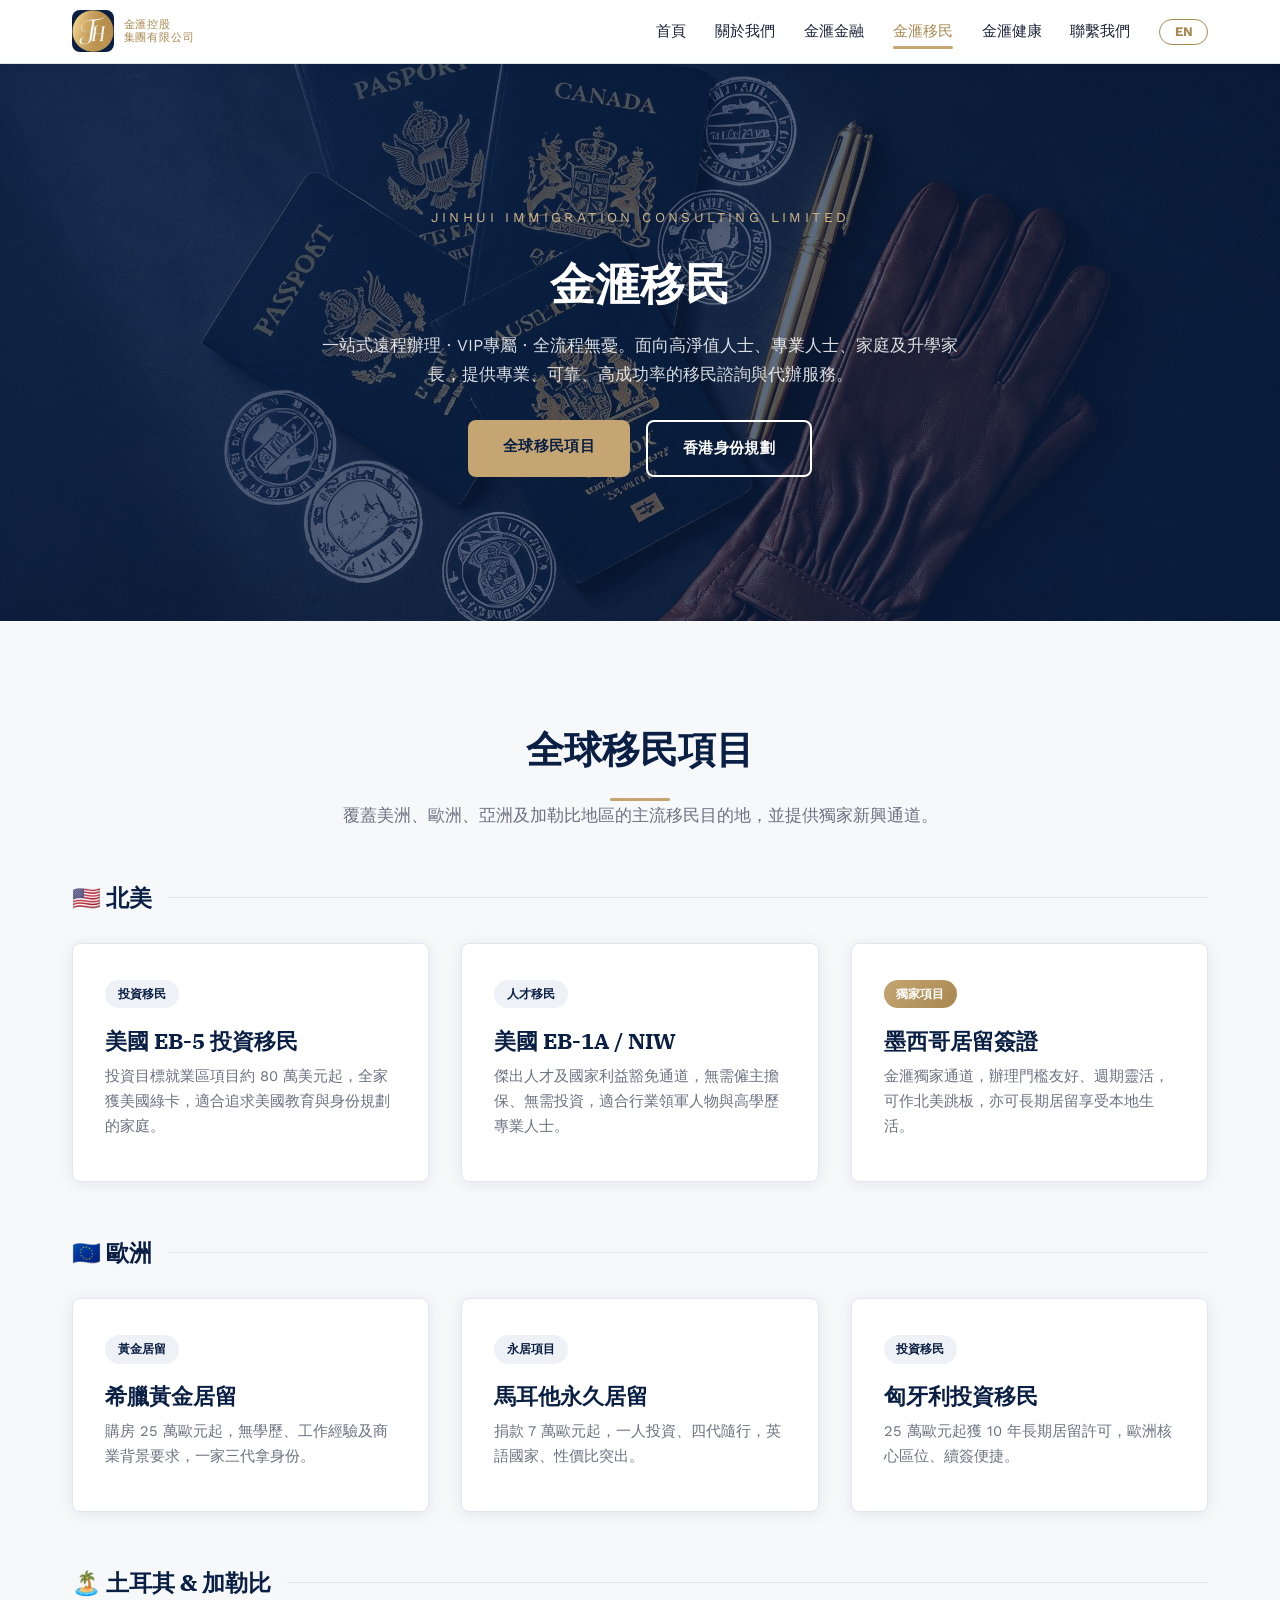
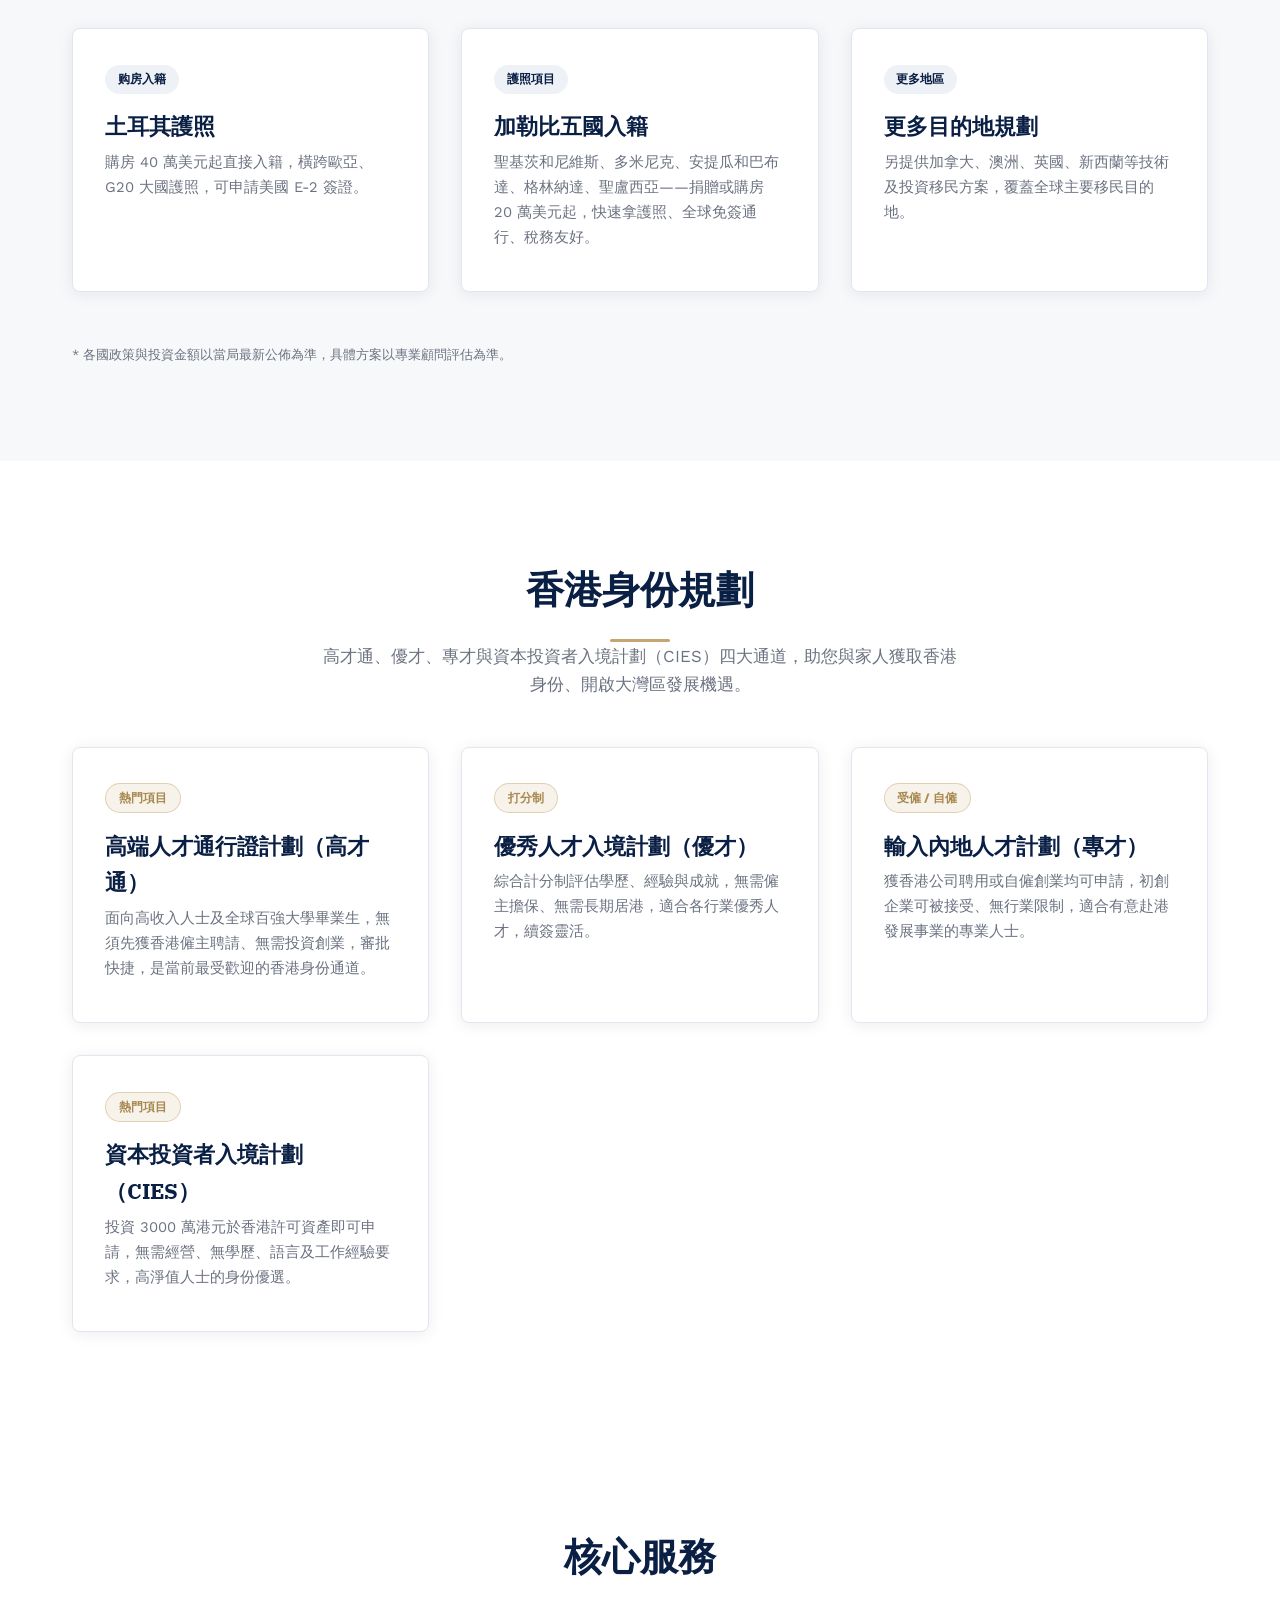
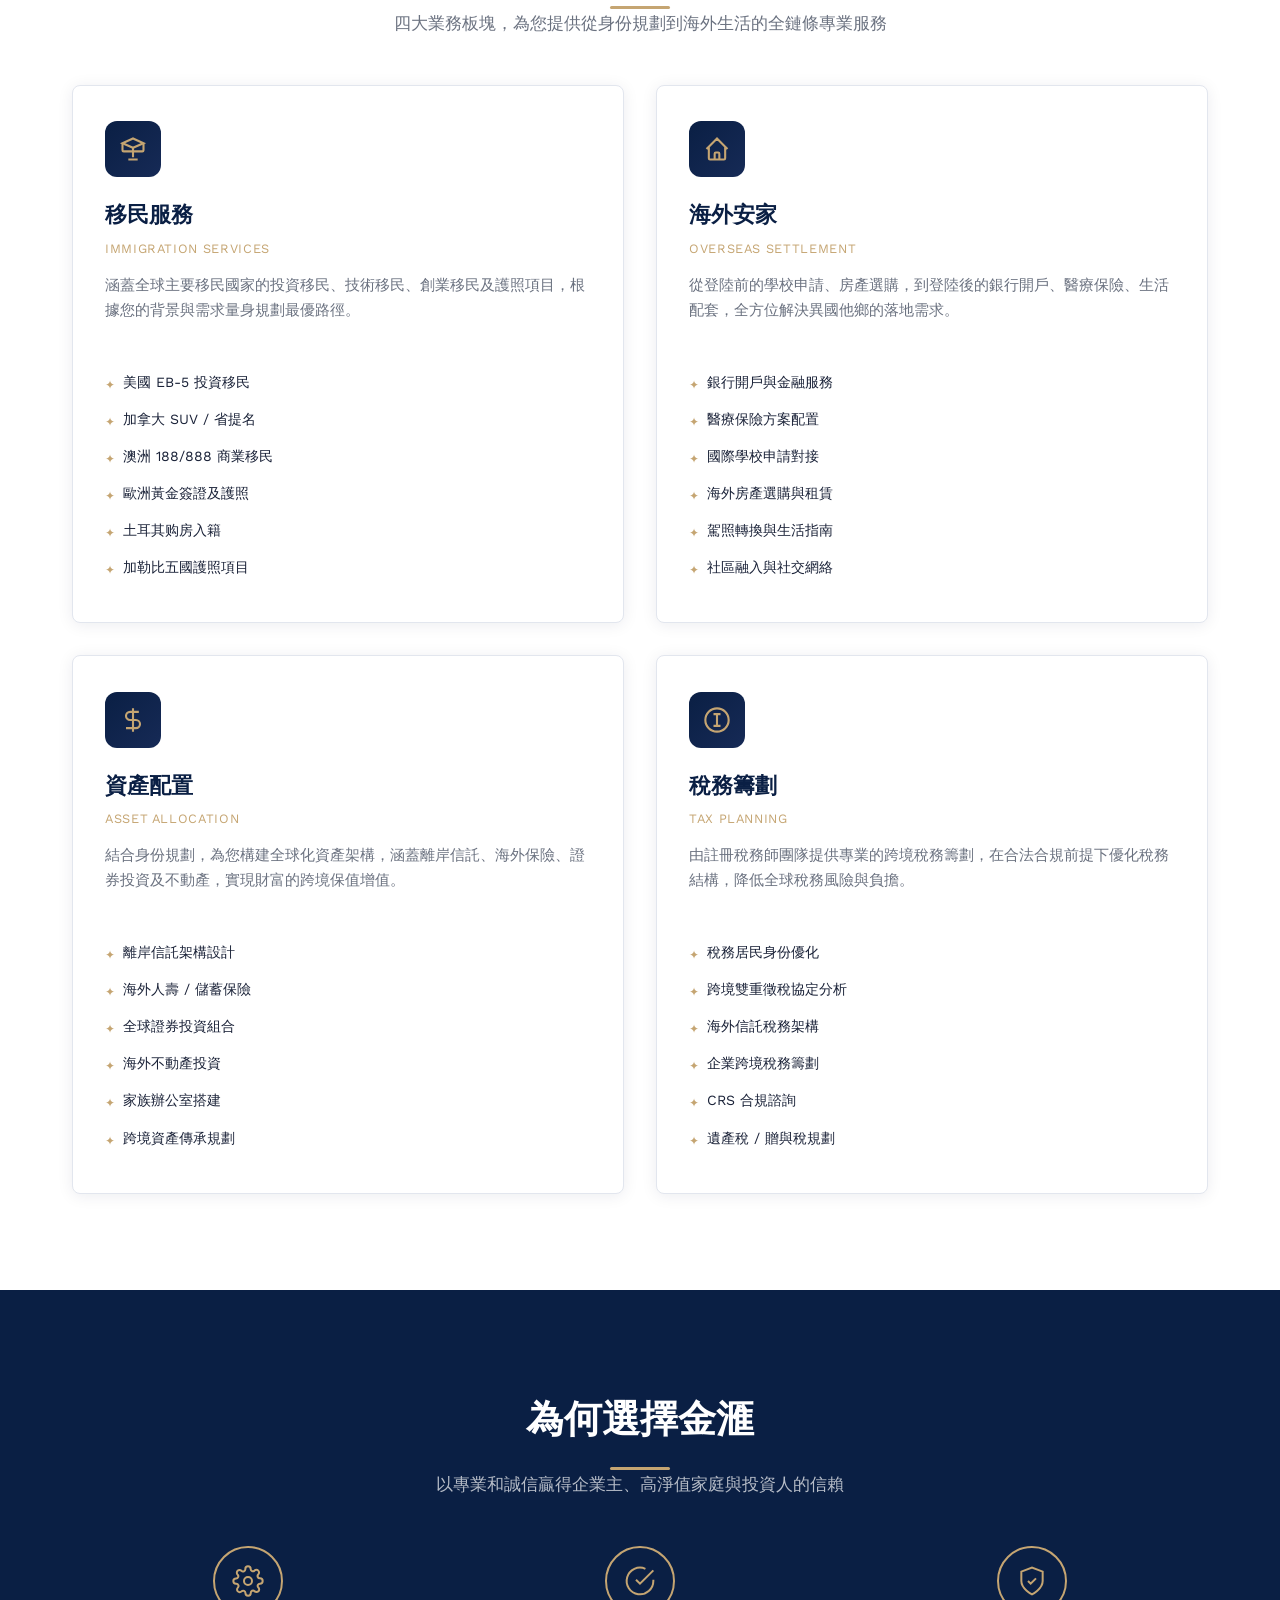
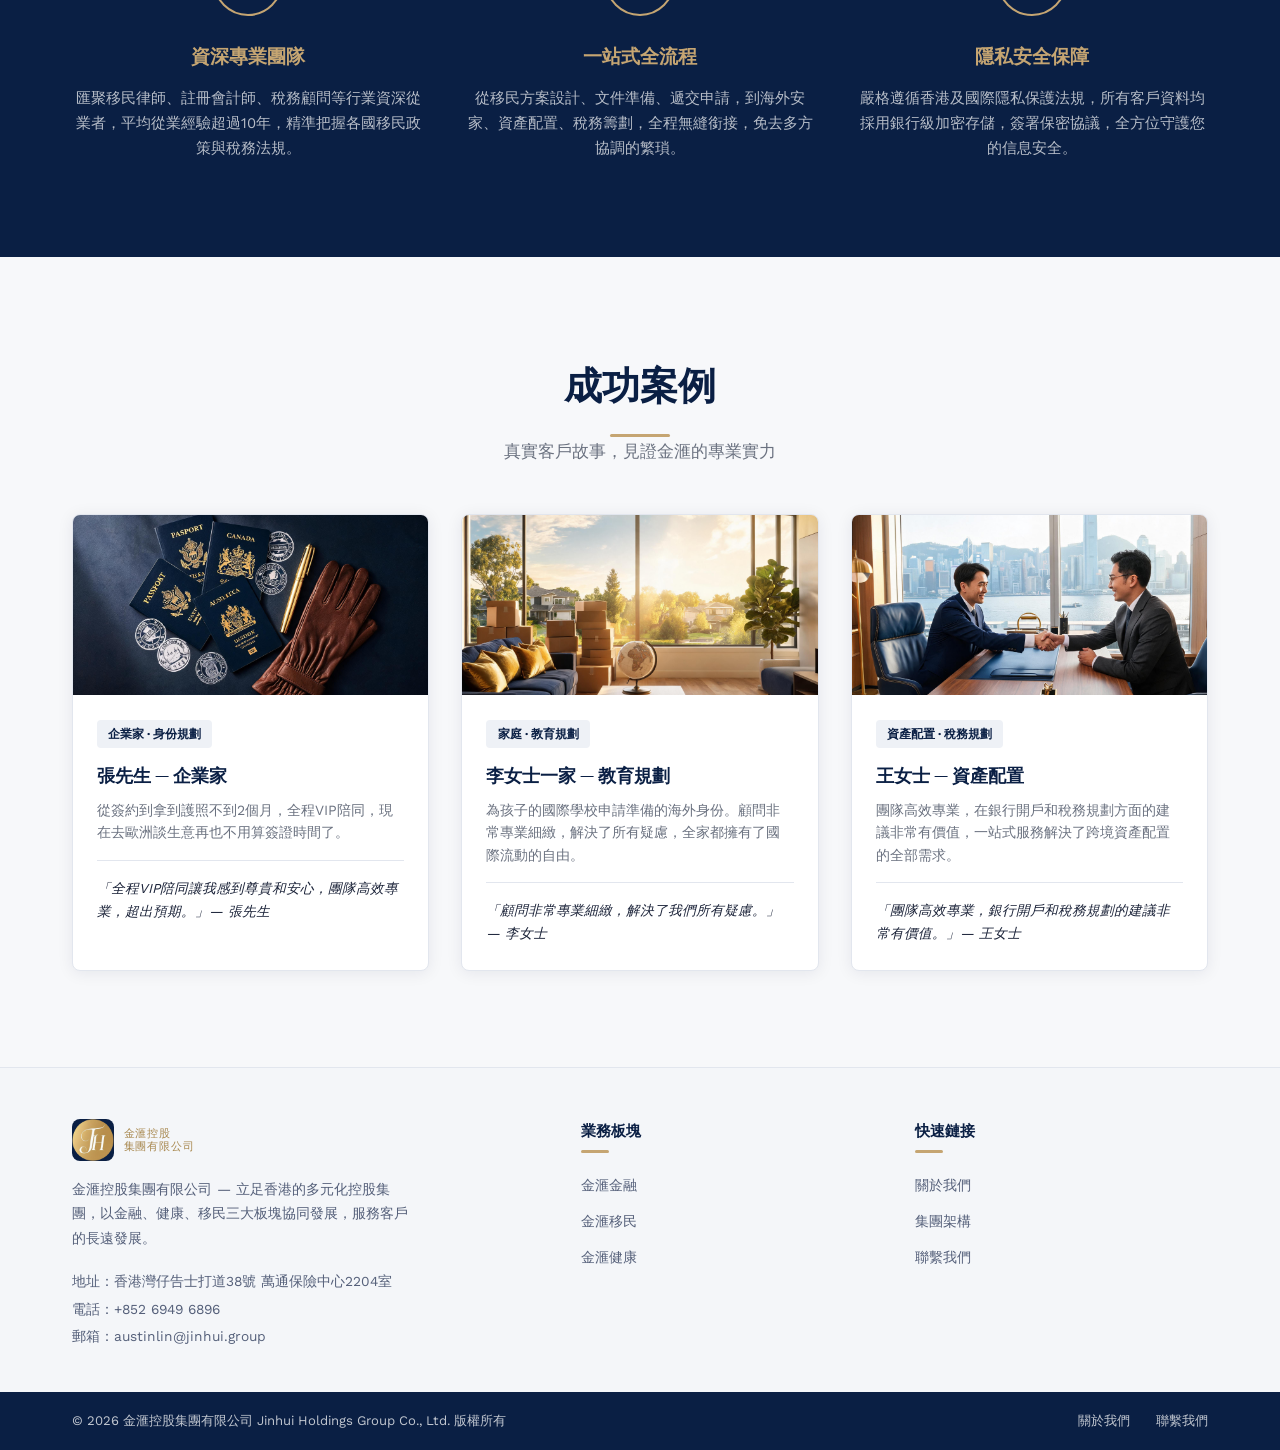
<file: immigration.html>
<!DOCTYPE html>
<html lang="zh-Hant">
<head>
<meta charset="UTF-8">
<meta name="viewport" content="width=device-width, initial-scale=1.0">
<title>金滙移民 — 全球移民與香港身份規劃 | 金滙控股集團</title>
<meta name="description" content="金滙移民諮詢有限公司：全球移民項目規劃（美國、土耳其、歐洲、加勒比等），獨家墨西哥通道，香港高才通、優才、專才及資本投資者入境計劃（CIES）一站式服務。">
<link rel="stylesheet" href="css/style.css">
<link rel="icon" type="image/png" sizes="32x32" href="assets/favicon-32.png?v=3">
<link rel="icon" type="image/png" sizes="64x64" href="assets/favicon-64.png?v=3">
<link rel="apple-touch-icon" href="assets/apple-touch-icon.png">
</head>
<body>

<nav id="navbar">
  <div class="nav-inner">
    <a href="index.html" class="logo">
      <div class="logo-icon"><img src="assets/logo-emblem.png?v=3" alt="JH"></div>
      <div class="logo-text">
        <span data-zh="金滙控股" data-en="Jinhui Holdings">金滙控股</span>
        <span data-zh="集團有限公司" data-en="GROUP CO., LIMITED">集團有限公司</span>
      </div>
    </a>
    <ul class="nav-links" id="navLinks">
      <li><a href="index.html" data-zh="首頁" data-en="Home">首頁</a></li>
      <li><a href="about.html" data-zh="關於我們" data-en="About">關於我們</a></li>
      <li><a href="finance.html" data-zh="金滙金融" data-en="Finance">金滙金融</a></li>
      <li><a href="immigration.html" class="active" data-zh="金滙移民" data-en="Immigration">金滙移民</a></li>
      <li><a href="health.html" data-zh="金滙健康" data-en="Health">金滙健康</a></li>
      <li><a href="contact.html" data-zh="聯繫我們" data-en="Contact">聯繫我們</a></li>
      <li><button class="lang-toggle" id="langToggle">EN</button></li>
    </ul>
    <button class="mobile-menu-btn" id="mobileBtn">☰</button>
  </div>
</nav>

<section class="page-hero">
  <div class="hero-bg" style="background-image:url('assets/immigration_2240x1680.jpg');"></div>
  <div class="hero-overlay"></div>
  <div class="hero-content">
    <div class="en-sub">JINHUI IMMIGRATION CONSULTING LIMITED</div>
    <h1 data-zh="金滙移民" data-en="Jinhui Immigration">金滙移民</h1>
    <p data-zh="一站式遠程辦理 · VIP專屬 · 全流程無憂。面向高淨值人士、專業人士、家庭及升學家長，提供專業、可靠、高成功率的移民諮詢與代辦服務。" data-en="One-stop remote processing · VIP exclusive · Worry-free full process. Professional, reliable immigration consulting for HNW individuals, professionals, families, and parents.">
      一站式遠程辦理 · VIP專屬 · 全流程無憂。面向高淨值人士、專業人士、家庭及升學家長，提供專業、可靠、高成功率的移民諮詢與代辦服務。
    </p>
    <div class="hero-btns" style="margin-top:2rem;">
      <a href="#global" class="btn btn-gold" data-zh="全球移民項目" data-en="Global Programs">全球移民項目</a>
      <a href="#hk" class="btn btn-outline" data-zh="香港身份規劃" data-en="HK Identity">香港身份規劃</a>
    </div>
  </div>
</section>

<!-- 全球移民項目 -->
<section class="section about" id="global">
  <div class="container">
    <h2 class="section-title" data-zh="全球移民項目" data-en="Global Programs">全球移民項目</h2>
    <div class="gold-line"></div>
    <p class="section-subtitle" data-zh="覆蓋美洲、歐洲、亞洲及加勒比地區的主流移民目的地，並提供獨家新興通道。" data-en="Covering the Americas, Europe, Asia, and the Caribbean — plus exclusive emerging routes.">
      覆蓋美洲、歐洲、亞洲及加勒比地區的主流移民目的地，並提供獨家新興通道。
    </p>

    <div class="region-block fade-up">
      <div class="region-title"><h3 data-zh="🇺🇸 北美" data-en="🇺🇸 North America">🇺🇸 北美</h3><div class="line"></div></div>
      <div class="grid-3">
        <div class="service-card">
          <div class="service-card-top">
            <span class="tag tag-navy" data-zh="投資移民" data-en="Investment">投資移民</span>
            <h3 data-zh="美國 EB-5 投資移民" data-en="U.S. EB-5">美國 EB-5 投資移民</h3>
            <p data-zh="投資目標就業區項目約 80 萬美元起，全家獲美國綠卡，適合追求美國教育與身份規劃的家庭。" data-en="Invest from ~US$800,000 in a TEA project for family green cards — ideal for U.S. education and identity planning.">
              投資目標就業區項目約 80 萬美元起，全家獲美國綠卡，適合追求美國教育與身份規劃的家庭。
            </p>
          </div>
        </div>
        <div class="service-card">
          <div class="service-card-top">
            <span class="tag tag-navy" data-zh="人才移民" data-en="Talent">人才移民</span>
            <h3 data-zh="美國 EB-1A / NIW" data-en="U.S. EB-1A / NIW">美國 EB-1A / NIW</h3>
            <p data-zh="傑出人才及國家利益豁免通道，無需僱主擔保、無需投資，適合行業領軍人物與高學歷專業人士。" data-en="Extraordinary ability and NIW routes — no employer sponsorship or investment required, ideal for leaders and professionals.">
              傑出人才及國家利益豁免通道，無需僱主擔保、無需投資，適合行業領軍人物與高學歷專業人士。
            </p>
          </div>
        </div>
        <div class="service-card">
          <div class="service-card-top">
            <span class="tag tag-exclusive" data-zh="獨家項目" data-en="Exclusive">獨家項目</span>
            <h3 data-zh="墨西哥居留簽證" data-en="Mexico Residency">墨西哥居留簽證</h3>
            <p data-zh="金滙獨家通道，辦理門檻友好、週期靈活，可作北美跳板，亦可長期居留享受本地生活。" data-en="Jinhui's exclusive route — friendly requirements, flexible timeline, a springboard to North America or for long-term living.">
              金滙獨家通道，辦理門檻友好、週期靈活，可作北美跳板，亦可長期居留享受本地生活。
            </p>
          </div>
        </div>
      </div>
    </div>

    <div class="region-block fade-up">
      <div class="region-title"><h3 data-zh="🇪🇺 歐洲" data-en="🇪🇺 Europe">🇪🇺 歐洲</h3><div class="line"></div></div>
      <div class="grid-3">
        <div class="service-card">
          <div class="service-card-top">
            <span class="tag tag-navy" data-zh="黃金居留" data-en="Golden Visa">黃金居留</span>
            <h3 data-zh="希臘黃金居留" data-en="Greece Golden Visa">希臘黃金居留</h3>
            <p data-zh="購房 25 萬歐元起，無學歷、工作經驗及商業背景要求，一家三代拿身份。" data-en="Property from €250,000 — no education, work experience, or business background required; three generations eligible.">
              購房 25 萬歐元起，無學歷、工作經驗及商業背景要求，一家三代拿身份。
            </p>
          </div>
        </div>
        <div class="service-card">
          <div class="service-card-top">
            <span class="tag tag-navy" data-zh="永居項目" data-en="Residency">永居項目</span>
            <h3 data-zh="馬耳他永久居留" data-en="Malta PR">馬耳他永久居留</h3>
            <p data-zh="捐款 7 萬歐元起，一人投資、四代隨行，英語國家、性價比突出。" data-en="From €70,000 contribution — one investment, four generations eligible, English-speaking with great value.">
              捐款 7 萬歐元起，一人投資、四代隨行，英語國家、性價比突出。
            </p>
          </div>
        </div>
        <div class="service-card">
          <div class="service-card-top">
            <span class="tag tag-navy" data-zh="投資移民" data-en="Investment">投資移民</span>
            <h3 data-zh="匈牙利投資移民" data-en="Hungary Investment">匈牙利投資移民</h3>
            <p data-zh="25 萬歐元起獲 10 年長期居留許可，歐洲核心區位、續簽便捷。" data-en="From €250,000 for a 10-year residence permit — central Europe with easy renewal.">
              25 萬歐元起獲 10 年長期居留許可，歐洲核心區位、續簽便捷。
            </p>
          </div>
        </div>
      </div>
    </div>

    <div class="region-block fade-up">
      <div class="region-title"><h3 data-zh="🏝️ 土耳其 &amp; 加勒比" data-en="🏝️ Turkey &amp; Caribbean">🏝️ 土耳其 &amp; 加勒比</h3><div class="line"></div></div>
      <div class="grid-3">
        <div class="service-card">
          <div class="service-card-top">
            <span class="tag tag-navy" data-zh="购房入籍" data-en="CBI">购房入籍</span>
            <h3 data-zh="土耳其護照" data-en="Turkey Passport">土耳其護照</h3>
            <p data-zh="購房 40 萬美元起直接入籍，橫跨歐亞、G20 大國護照，可申請美國 E-2 簽證。" data-en="Citizenship via property from US$400,000 — a G20 passport spanning Europe and Asia, eligible for U.S. E-2 visa.">
              購房 40 萬美元起直接入籍，橫跨歐亞、G20 大國護照，可申請美國 E-2 簽證。
            </p>
          </div>
        </div>
        <div class="service-card">
          <div class="service-card-top">
            <span class="tag tag-navy" data-zh="護照項目" data-en="Citizenship">護照項目</span>
            <h3 data-zh="加勒比五國入籍" data-en="Caribbean Five">加勒比五國入籍</h3>
            <p data-zh="聖基茨和尼維斯、多米尼克、安提瓜和巴布達、格林納達、聖盧西亞——捐贈或購房 20 萬美元起，快速拿護照、全球免簽通行、稅務友好。" data-en="St Kitts &amp; Nevis, Dominica, Antigua &amp; Barbuda, Grenada, St Lucia — from US$200,000, fast passports with global visa-free access and tax friendliness.">
              聖基茨和尼維斯、多米尼克、安提瓜和巴布達、格林納達、聖盧西亞——捐贈或購房 20 萬美元起，快速拿護照、全球免簽通行、稅務友好。
            </p>
          </div>
        </div>
        <div class="service-card">
          <div class="service-card-top">
            <span class="tag tag-navy" data-zh="更多地區" data-en="More">更多地區</span>
            <h3 data-zh="更多目的地規劃" data-en="More Destinations">更多目的地規劃</h3>
            <p data-zh="另提供加拿大、澳洲、英國、新西蘭等技術及投資移民方案，覆蓋全球主要移民目的地。" data-en="Also offering skilled and investment migration programs for Canada, Australia, UK, New Zealand, and other major destinations.">
              另提供加拿大、澳洲、英國、新西蘭等技術及投資移民方案，覆蓋全球主要移民目的地。
            </p>
          </div>
        </div>
      </div>
    </div>
    <p class="fade-up" style="color:var(--muted);font-size:0.8rem;" data-zh="* 各國政策與投資金額以當局最新公佈為準，具體方案以專業顧問評估為準。" data-en="* Policies and amounts subject to latest government announcements; final plans subject to professional consultant assessment.">
      * 各國政策與投資金額以當局最新公佈為準，具體方案以專業顧問評估為準。
    </p>
  </div>
</section>

<!-- 香港身份 -->
<section class="section" id="hk">
  <div class="container">
    <h2 class="section-title" data-zh="香港身份規劃" data-en="Hong Kong Identity">香港身份規劃</h2>
    <div class="gold-line"></div>
    <p class="section-subtitle" data-zh="高才通、優才、專才與資本投資者入境計劃（CIES）四大通道，助您與家人獲取香港身份、開啟大灣區發展機遇。" data-en="Four routes — Top Talent Pass, QMAS, ASM, and CIES — to secure Hong Kong identity for you and your family.">
      高才通、優才、專才與資本投資者入境計劃（CIES）四大通道，助您與家人獲取香港身份、開啟大灣區發展機遇。
    </p>
    <div class="grid-3">
      <div class="service-card fade-up">
        <div class="service-card-top">
          <span class="tag tag-gold" data-zh="熱門項目" data-en="Popular">熱門項目</span>
          <h3 data-zh="高端人才通行證計劃（高才通）" data-en="Top Talent Pass Scheme (TTPS)">高端人才通行證計劃（高才通）</h3>
          <p data-zh="面向高收入人士及全球百強大學畢業生，無須先獲香港僱主聘請、無需投資創業，審批快捷，是當前最受歡迎的香港身份通道。" data-en="For high earners and graduates of top 100 universities — no employer sponsorship or investment required, with fast approval.">
            面向高收入人士及全球百強大學畢業生，無須先獲香港僱主聘請、無需投資創業，審批快捷，是當前最受歡迎的香港身份通道。
          </p>
        </div>
      </div>
      <div class="service-card fade-up">
        <div class="service-card-top">
          <span class="tag tag-gold" data-zh="打分制" data-en="Points-based">打分制</span>
          <h3 data-zh="優秀人才入境計劃（優才）" data-en="Quality Migrant Admission Scheme (QMAS)">優秀人才入境計劃（優才）</h3>
          <p data-zh="綜合計分制評估學歷、經驗與成就，無需僱主擔保、無需長期居港，適合各行業優秀人才，續簽靈活。" data-en="Points-based assessment of education, experience, and achievements — no employer sponsorship, flexible renewal.">
            綜合計分制評估學歷、經驗與成就，無需僱主擔保、無需長期居港，適合各行業優秀人才，續簽靈活。
          </p>
        </div>
      </div>
      <div class="service-card fade-up">
        <div class="service-card-top">
          <span class="tag tag-gold" data-zh="受僱 / 自僱" data-en="Employed / Self-employed">受僱 / 自僱</span>
          <h3 data-zh="輸入內地人才計劃（專才）" data-en="Admission Scheme for Mainland Talents (ASM)">輸入內地人才計劃（專才）</h3>
          <p data-zh="獲香港公司聘用或自僱創業均可申請，初創企業可被接受、無行業限制，適合有意赴港發展事業的專業人士。" data-en="Open to those employed by or starting a Hong Kong company — startups accepted, no industry restrictions.">
            獲香港公司聘用或自僱創業均可申請，初創企業可被接受、無行業限制，適合有意赴港發展事業的專業人士。
          </p>
        </div>
      </div>
      <div class="service-card fade-up">
        <div class="service-card-top">
          <span class="tag tag-gold" data-zh="熱門項目" data-en="Popular">熱門項目</span>
          <h3 data-zh="資本投資者入境計劃（CIES）" data-en="Capital Investment Entrant Scheme (CIES)">資本投資者入境計劃（CIES）</h3>
          <p data-zh="投資 3000 萬港元於香港許可資產即可申請，無需經營、無學歷、語言及工作經驗要求，高淨值人士的身份優選。" data-en="Invest HK$30 million in permissible assets — no business operation, education, language, or work experience requirements.">
            投資 3000 萬港元於香港許可資產即可申請，無需經營、無學歷、語言及工作經驗要求，高淨值人士的身份優選。
          </p>
        </div>
      </div>
    </div>
  </div>
</section>

<!-- 核心服務 -->
<section class="section" id="core">
  <div class="container">
    <h2 class="section-title" data-zh="核心服務" data-en="Core Services">核心服務</h2>
    <div class="gold-line"></div>
    <p class="section-subtitle" data-zh="四大業務板塊，為您提供從身份規劃到海外生活的全鏈條專業服務" data-en="Four core pillars — end-to-end professional services from residency planning to overseas life">
      四大業務板塊，為您提供從身份規劃到海外生活的全鏈條專業服務
    </p>
    <div class="services-grid">
      <div class="service-card fade-up">
        <div class="service-card-top">
          <div class="service-icon">
            <svg viewBox="0 0 24 24" fill="none" stroke="#c5a572" stroke-width="1.8"><path d="M3 7l9-4 9 4-9 4-9-4z"></path><path d="M3 7v6c0 .55.45 1 1 1h16c.55 0 1-.45 1-1V7"></path><path d="M12 11v8M8 21h8"></path></svg>
          </div>
          <h3 data-zh="移民服務" data-en="Immigration Services">移民服務</h3>
          <div class="sub-en">IMMIGRATION SERVICES</div>
          <p data-zh="涵蓋全球主要移民國家的投資移民、技術移民、創業移民及護照項目，根據您的背景與需求量身規劃最優路徑。" data-en="Investment, skilled, entrepreneur, and citizenship programs across major destinations — tailored to your profile and goals.">
            涵蓋全球主要移民國家的投資移民、技術移民、創業移民及護照項目，根據您的背景與需求量身規劃最優路徑。
          </p>
        </div>
        <ul>
          <li data-zh="美國 EB-5 投資移民" data-en="U.S. EB-5 Investment">美國 EB-5 投資移民</li>
          <li data-zh="加拿大 SUV / 省提名" data-en="Canada SUV / PNP">加拿大 SUV / 省提名</li>
          <li data-zh="澳洲 188/888 商業移民" data-en="Australia 188/888">澳洲 188/888 商業移民</li>
          <li data-zh="歐洲黃金簽證及護照" data-en="Europe Golden Visa &amp; Passport">歐洲黃金簽證及護照</li>
          <li data-zh="土耳其购房入籍" data-en="Turkey CBI">土耳其购房入籍</li>
          <li data-zh="加勒比五國護照項目" data-en="Caribbean Citizenship">加勒比五國護照項目</li>
        </ul>
      </div>
      <div class="service-card fade-up">
        <div class="service-card-top">
          <div class="service-icon">
            <svg viewBox="0 0 24 24" fill="none" stroke="#c5a572" stroke-width="1.8"><path d="M3 12l2-2m0 0l7-7 7 7M5 10v10a1 1 0 001 1h3m10-11l2 2m-2-2v10a1 1 0 01-1 1h-3m-6 0a1 1 0 001-1v-4a1 1 0 011-1h2a1 1 0 011 1v4a1 1 0 001 1m-6 0h6"></path></svg>
          </div>
          <h3 data-zh="海外安家" data-en="Overseas Settlement">海外安家</h3>
          <div class="sub-en">OVERSEAS SETTLEMENT</div>
          <p data-zh="從登陸前的學校申請、房產選購，到登陸後的銀行開戶、醫療保險、生活配套，全方位解決異國他鄉的落地需求。" data-en="From pre-arrival school applications and property acquisition to post-arrival banking, healthcare, and daily life support.">
            從登陸前的學校申請、房產選購，到登陸後的銀行開戶、醫療保險、生活配套，全方位解決異國他鄉的落地需求。
          </p>
        </div>
        <ul>
          <li data-zh="銀行開戶與金融服務" data-en="Bank Account &amp; Financial Setup">銀行開戶與金融服務</li>
          <li data-zh="醫療保險方案配置" data-en="Healthcare Insurance Plans">醫療保險方案配置</li>
          <li data-zh="國際學校申請對接" data-en="International School Placement">國際學校申請對接</li>
          <li data-zh="海外房產選購與租賃" data-en="Overseas Property">海外房產選購與租賃</li>
          <li data-zh="駕照轉換與生活指南" data-en="License Transfer &amp; Life Guide">駕照轉換與生活指南</li>
          <li data-zh="社區融入與社交網絡" data-en="Community Integration">社區融入與社交網絡</li>
        </ul>
      </div>
      <div class="service-card fade-up">
        <div class="service-card-top">
          <div class="service-icon">
            <svg viewBox="0 0 24 24" fill="none" stroke="#c5a572" stroke-width="1.8"><path d="M12 2v20M17 5H9.5a3.5 3.5 0 000 7h5a3.5 3.5 0 010 7H6"></path></svg>
          </div>
          <h3 data-zh="資產配置" data-en="Asset Allocation">資產配置</h3>
          <div class="sub-en">ASSET ALLOCATION</div>
          <p data-zh="結合身份規劃，為您構建全球化資產架構，涵蓋離岸信託、海外保險、證券投資及不動產，實現財富的跨境保值增值。" data-en="Integrated with residency planning — offshore trusts, overseas insurance, securities, and real estate for cross-border wealth growth.">
            結合身份規劃，為您構建全球化資產架構，涵蓋離岸信託、海外保險、證券投資及不動產，實現財富的跨境保值增值。
          </p>
        </div>
        <ul>
          <li data-zh="離岸信託架構設計" data-en="Offshore Trust Structuring">離岸信託架構設計</li>
          <li data-zh="海外人壽 / 儲蓄保險" data-en="Overseas Life &amp; Savings">海外人壽 / 儲蓄保險</li>
          <li data-zh="全球證券投資組合" data-en="Global Securities Portfolio">全球證券投資組合</li>
          <li data-zh="海外不動產投資" data-en="Overseas Real Estate">海外不動產投資</li>
          <li data-zh="家族辦公室搭建" data-en="Family Office Setup">家族辦公室搭建</li>
          <li data-zh="跨境資產傳承規劃" data-en="Wealth Succession">跨境資產傳承規劃</li>
        </ul>
      </div>
      <div class="service-card fade-up">
        <div class="service-card-top">
          <div class="service-icon">
            <svg viewBox="0 0 24 24" fill="none" stroke="#c5a572" stroke-width="1.8"><circle cx="12" cy="12" r="10"></circle><path d="M9 7h6m0 10H9m3-10v10"></path></svg>
          </div>
          <h3 data-zh="稅務籌劃" data-en="Tax Planning">稅務籌劃</h3>
          <div class="sub-en">TAX PLANNING</div>
          <p data-zh="由註冊稅務師團隊提供專業的跨境稅務籌劃，在合法合規前提下優化稅務結構，降低全球稅務風險與負擔。" data-en="Certified tax advisors provide compliant cross-border tax planning to minimize global tax risks and burdens.">
            由註冊稅務師團隊提供專業的跨境稅務籌劃，在合法合規前提下優化稅務結構，降低全球稅務風險與負擔。
          </p>
        </div>
        <ul>
          <li data-zh="稅務居民身份優化" data-en="Tax Residency Optimization">稅務居民身份優化</li>
          <li data-zh="跨境雙重徵稅協定分析" data-en="DTA Analysis">跨境雙重徵稅協定分析</li>
          <li data-zh="海外信託稅務架構" data-en="Offshore Trust Tax Structure">海外信託稅務架構</li>
          <li data-zh="企業跨境稅務籌劃" data-en="Corporate Cross-Border Tax">企業跨境稅務籌劃</li>
          <li data-zh="CRS 合規諮詢" data-en="CRS Compliance">CRS 合規諮詢</li>
          <li data-zh="遺產稅 / 贈與稅規劃" data-en="Estate &amp; Gift Tax">遺產稅 / 贈與稅規劃</li>
        </ul>
      </div>
    </div>
  </div>
</section>

<!-- 為何選擇金滙 -->
<section class="section why">
  <div class="container">
    <h2 class="section-title" data-zh="為何選擇金滙" data-en="Why Choose Jinhui">為何選擇金滙</h2>
    <div class="gold-line"></div>
    <p class="section-subtitle" data-zh="以專業和誠信贏得企業主、高淨值家庭與投資人的信賴" data-en="Earning the trust of entrepreneurs, HNW families, and investors through expertise and integrity">
      以專業和誠信贏得企業主、高淨值家庭與投資人的信賴
    </p>
    <div class="why-grid">
      <div class="why-item fade-up">
        <div class="why-icon">
          <svg viewBox="0 0 24 24" fill="none" stroke="#c5a572" stroke-width="1.5"><path d="M12 15a3 3 0 100-6 3 3 0 000 6z"></path><path d="M19.4 15a1.65 1.65 0 00.33 1.82l.06.06a2 2 0 11-2.83 2.83l-.06-.06a1.65 1.65 0 00-1.82-.33 1.65 1.65 0 00-1 1.51V21a2 2 0 01-4 0v-.09a1.65 1.65 0 00-1-1.51 1.65 1.65 0 00-1.82.33l-.06.06a2 2 0 11-2.83-2.83l.06-.06a1.65 1.65 0 00.33-1.82 1.65 1.65 0 00-1.51-1H3a2 2 0 010-4h.09a1.65 1.65 0 001.51-1 1.65 1.65 0 00-.33-1.82l-.06-.06a2 2 0 112.83-2.83l.06.06a1.65 1.65 0 001.82.33H9a1.65 1.65 0 001-1.51V3a2 2 0 014 0v.09a1.65 1.65 0 001 1.51 1.65 1.65 0 001.82-.33l.06-.06a2 2 0 112.83 2.83l-.06.06a1.65 1.65 0 00-.33 1.82V9a1.65 1.65 0 001.51 1H21a2 2 0 010 4h-.09a1.65 1.65 0 00-1.51 1z"></path></svg>
        </div>
        <h3 data-zh="資深專業團隊" data-en="Senior Expert Team">資深專業團隊</h3>
        <p data-zh="匯聚移民律師、註冊會計師、稅務顧問等行業資深從業者，平均從業經驗超過10年，精準把握各國移民政策與稅務法規。" data-en="Senior immigration lawyers, CPAs, and tax advisors with 10+ years of average experience navigating global policies.">
          匯聚移民律師、註冊會計師、稅務顧問等行業資深從業者，平均從業經驗超過10年，精準把握各國移民政策與稅務法規。
        </p>
      </div>
      <div class="why-item fade-up">
        <div class="why-icon">
          <svg viewBox="0 0 24 24" fill="none" stroke="#c5a572" stroke-width="1.5"><path d="M22 11.08V12a10 10 0 11-5.93-9.14"></path><path d="M22 4L12 14.01l-3-3"></path></svg>
        </div>
        <h3 data-zh="一站式全流程" data-en="One-Stop Full Service">一站式全流程</h3>
        <p data-zh="從移民方案設計、文件準備、遞交申請，到海外安家、資產配置、稅務籌劃，全程無縫銜接，免去多方協調的繁瑣。" data-en="From solution design, document preparation, and filing to settlement, asset allocation, and tax planning — seamlessly integrated.">
          從移民方案設計、文件準備、遞交申請，到海外安家、資產配置、稅務籌劃，全程無縫銜接，免去多方協調的繁瑣。
        </p>
      </div>
      <div class="why-item fade-up">
        <div class="why-icon">
          <svg viewBox="0 0 24 24" fill="none" stroke="#c5a572" stroke-width="1.5"><path d="M12 22s8-4 8-10V5l-8-3-8 3v7c0 6 8 10 8 10z"></path><path d="M9 12l2 2 4-4"></path></svg>
        </div>
        <h3 data-zh="隱私安全保障" data-en="Privacy &amp; Security">隱私安全保障</h3>
        <p data-zh="嚴格遵循香港及國際隱私保護法規，所有客戶資料均採用銀行級加密存儲，簽署保密協議，全方位守護您的信息安全。" data-en="Compliant with HK and international privacy regulations, with bank-grade encryption and NDAs protecting all client data.">
          嚴格遵循香港及國際隱私保護法規，所有客戶資料均採用銀行級加密存儲，簽署保密協議，全方位守護您的信息安全。
        </p>
      </div>
    </div>
  </div>
</section>

<!-- 成功案例 -->
<section class="section about" id="cases">
  <div class="container">
    <h2 class="section-title" data-zh="成功案例" data-en="Success Stories">成功案例</h2>
    <div class="gold-line"></div>
    <p class="section-subtitle" data-zh="真實客戶故事，見證金滙的專業實力" data-en="Real client stories, witnessing Jinhui's professional expertise">
      真實客戶故事，見證金滙的專業實力
    </p>
    <div class="grid-3">
      <div class="case-card fade-up">
        <img class="case-img" src="assets/immigration_2240x1680.jpg" alt="Case 1">
        <div class="case-body">
          <span class="case-tag" data-zh="企業家 · 身份規劃" data-en="Entrepreneur · Identity">企業家 · 身份規劃</span>
          <h4 data-zh="張先生 — 企業家" data-en="Mr. Zhang — Entrepreneur">張先生 — 企業家</h4>
          <p data-zh="從簽約到拿到護照不到2個月，全程VIP陪同，現在去歐洲談生意再也不用算簽證時間了。" data-en="Passport in under 2 months with full VIP accompaniment — no more visa planning for European business trips.">
            從簽約到拿到護照不到2個月，全程VIP陪同，現在去歐洲談生意再也不用算簽證時間了。
          </p>
          <div class="case-quote" data-zh="「全程VIP陪同讓我感到尊貴和安心，團隊高效專業，超出預期。」— 張先生" data-en="The full VIP accompaniment made me feel privileged and at ease. Efficient and professional. — Mr. Zhang">
            「全程VIP陪同讓我感到尊貴和安心，團隊高效專業，超出預期。」— 張先生
          </div>
        </div>
      </div>
      <div class="case-card fade-up">
        <img class="case-img" src="assets/global_2240x1680.jpg" alt="Case 2">
        <div class="case-body">
          <span class="case-tag" data-zh="家庭 · 教育規劃" data-en="Family · Education">家庭 · 教育規劃</span>
          <h4 data-zh="李女士一家 — 教育規劃" data-en="Ms. Li's Family — Education">李女士一家 — 教育規劃</h4>
          <p data-zh="為孩子的國際學校申請準備的海外身份。顧問非常專業細緻，解決了所有疑慮，全家都擁有了國際流動的自由。" data-en="Overseas identity prepared for children's international school applications — the whole family now enjoys global mobility.">
            為孩子的國際學校申請準備的海外身份。顧問非常專業細緻，解決了所有疑慮，全家都擁有了國際流動的自由。
          </p>
          <div class="case-quote" data-zh="「顧問非常專業細緻，解決了我們所有疑慮。」— 李女士" data-en="The consultant was professional and meticulous, resolving all our concerns. — Ms. Li">
            「顧問非常專業細緻，解決了我們所有疑慮。」— 李女士
          </div>
        </div>
      </div>
      <div class="case-card fade-up">
        <img class="case-img" src="assets/about_2240x1680.jpg" alt="Case 3">
        <div class="case-body">
          <span class="case-tag" data-zh="資產配置 · 稅務規劃" data-en="Assets · Tax">資產配置 · 稅務規劃</span>
          <h4 data-zh="王女士 — 資產配置" data-en="Ms. Wang — Asset Allocation">王女士 — 資產配置</h4>
          <p data-zh="團隊高效專業，在銀行開戶和稅務規劃方面的建議非常有價值，一站式服務解決了跨境資產配置的全部需求。" data-en="Valuable advice on banking and tax planning — one-stop service covered all cross-border asset allocation needs.">
            團隊高效專業，在銀行開戶和稅務規劃方面的建議非常有價值，一站式服務解決了跨境資產配置的全部需求。
          </p>
          <div class="case-quote" data-zh="「團隊高效專業，銀行開戶和稅務規劃的建議非常有價值。」— 王女士" data-en="The team is efficient and professional with valuable banking and tax advice. — Ms. Wang">
            「團隊高效專業，銀行開戶和稅務規劃的建議非常有價值。」— 王女士
          </div>
        </div>
      </div>
    </div>
  </div>
</section>

<footer class="site-footer">
  <div class="container">
    <div class="footer-grid">
      <div class="footer-brand">
        <a href="index.html" class="logo">
          <div class="logo-icon"><img src="assets/logo-emblem.png?v=3" alt="JH"></div>
          <div class="logo-text">
            <span data-zh="金滙控股" data-en="Jinhui Holdings">金滙控股</span>
            <span data-zh="集團有限公司" data-en="GROUP CO., LIMITED">集團有限公司</span>
          </div>
        </a>
        <p data-zh="金滙控股集團有限公司 — 立足香港的多元化控股集團，以金融、健康、移民三大板塊協同發展，服務客戶的長遠發展。" data-en="Jinhui Holdings Group Co., Ltd — a Hong Kong-based diversified holding group across finance, health, and immigration sectors.">
          金滙控股集團有限公司 — 立足香港的多元化控股集團，以金融、健康、移民三大板塊協同發展，服務客戶的長遠發展。
        </p>
        <ul class="footer-contact">
          <li data-zh="地址：香港灣仔告士打道38號 萬通保險中心2204室" data-en="Address: Unit 2204, YF Life Centre, 38 Gloucester Road, Wan Chai, HK">地址：香港灣仔告士打道38號 萬通保險中心2204室</li>
          <li><a href="tel:+85269496896" data-zh="電話：+852 6949 6896" data-en="Tel: +852 6949 6896">電話：+852 6949 6896</a></li>
          <li><a href="mailto:austinlin@jinhui.group" data-zh="郵箱：austinlin@jinhui.group" data-en="Email: austinlin@jinhui.group">郵箱：austinlin@jinhui.group</a></li>
        </ul>
      </div>
      <div class="footer-col">
        <h4 data-zh="業務板塊" data-en="Business">業務板塊</h4>
        <ul>
          <li><a href="finance.html" data-zh="金滙金融" data-en="Jinhui Finance">金滙金融</a></li>
      <li><a href="immigration.html" data-zh="金滙移民" data-en="Jinhui Immigration">金滙移民</a></li>
      <li><a href="health.html" data-zh="金滙健康" data-en="Jinhui Health">金滙健康</a></li>
        </ul>
      </div>
      <div class="footer-col">
        <h4 data-zh="快速鏈接" data-en="Quick Links">快速鏈接</h4>
        <ul>
          <li><a href="about.html" data-zh="關於我們" data-en="About Us">關於我們</a></li>
          <li><a href="about.html#structure" data-zh="集團架構" data-en="Group Structure">集團架構</a></li>
          <li><a href="contact.html" data-zh="聯繫我們" data-en="Contact Us">聯繫我們</a></li>
        </ul>
      </div>
    </div>
  </div>
  <div class="footer-bottom-bar">
    <div class="container footer-bottom-inner">
      <p data-zh="© 2026 金滙控股集團有限公司 Jinhui Holdings Group Co., Ltd. 版權所有" data-en="© 2026 Jinhui Holdings Group Co., Ltd. All Rights Reserved">© 2026 金滙控股集團有限公司 Jinhui Holdings Group Co., Ltd. 版權所有</p>
      <div>
        <a href="about.html" data-zh="關於我們" data-en="About">關於我們</a>
        <a href="contact.html" data-zh="聯繫我們" data-en="Contact">聯繫我們</a>
      </div>
    </div>
  </div>
</footer>

<script src="js/main.js"></script>
</body>
</html>
</file>
<file: css/style.css>
/* ============ 金滙控股集團 官網樣式（參照公司草稿設計體系） ============ */
@font-face {
  font-family: 'IBMPlexSerif';
  src: url('../assets/IBMPlexSerif-Regular.ttf') format('truetype');
  font-weight: 400;
}
@font-face {
  font-family: 'IBMPlexSerif';
  src: url('../assets/IBMPlexSerif-Bold.ttf') format('truetype');
  font-weight: 700;
}
@font-face {
  font-family: 'WorkSans';
  src: url('../assets/WorkSans-Regular.ttf') format('truetype');
  font-weight: 400;
}
@font-face {
  font-family: 'WorkSans';
  src: url('../assets/WorkSans-Bold.ttf') format('truetype');
  font-weight: 700;
}

:root {
  --navy: #0a1f44;
  --navy-light: #162a56;
  --navy-lighter: #1e3a6e;
  --gold: #c5a572;
  --gold-light: #d4b88a;
  --gold-dark: #a8884f;
  --bg: #ffffff;
  --bg2: #f7f8fa;
  --bg3: #eef1f6;
  --ink: #1a2238;
  --muted: #6b7280;
  --rule: #e2e6ee;
  --white: #ffffff;
  --font-serif: 'IBMPlexSerif', 'Songti SC', 'STSong', Georgia, serif;
  --font-sans: 'WorkSans', 'PingFang SC', 'Microsoft YaHei', -apple-system, 'Helvetica Neue', sans-serif;
  --max: 1200px;
  --radius: 8px;
  --shadow: 0 2px 16px rgba(10, 31, 68, 0.08);
  --shadow-lg: 0 8px 40px rgba(10, 31, 68, 0.12);
  --transition: 0.3s ease;
}

*, *::before, *::after { box-sizing: border-box; margin: 0; padding: 0; }
html { font-size: 16px; scroll-behavior: smooth; }
body {
  font-family: var(--font-sans);
  color: var(--ink);
  background: var(--bg);
  line-height: 1.7;
  overflow-x: hidden;
}

/* === Reusable === */
.container { max-width: var(--max); margin: 0 auto; padding: 0 2rem; }
.section { padding: 6rem 0; }
.section-title {
  font-family: var(--font-serif);
  font-size: 2.4rem;
  font-weight: 700;
  color: var(--navy);
  text-align: center;
  margin-bottom: 0.5rem;
}
.section-subtitle {
  text-align: center;
  color: var(--muted);
  font-size: 1.05rem;
  margin-bottom: 3rem;
  max-width: 640px;
  margin-left: auto;
  margin-right: auto;
}
.gold-line {
  width: 60px;
  height: 3px;
  background: var(--gold);
  margin: 1rem auto 0;
  border-radius: 2px;
}
.btn {
  display: inline-block;
  padding: 0.85rem 2.2rem;
  font-family: var(--font-sans);
  font-size: 0.95rem;
  font-weight: 700;
  border-radius: var(--radius);
  cursor: pointer;
  transition: var(--transition);
  text-decoration: none;
  border: none;
  letter-spacing: 0.02em;
}
.btn-gold { background: var(--gold); color: var(--navy); }
.btn-gold:hover { background: var(--gold-dark); color: var(--white); transform: translateY(-2px); box-shadow: 0 6px 20px rgba(197,165,114,0.4); }
.btn-outline { background: transparent; color: var(--white); border: 2px solid var(--white); }
.btn-outline:hover { background: var(--white); color: var(--navy); }
.btn-navy { background: var(--navy); color: var(--white); }
.btn-navy:hover { background: var(--navy-light); transform: translateY(-2px); }

/* === Navigation（參照金控集團官網：白色頂欄 + 高亮下劃線） === */
nav {
  position: sticky;
  top: 0; left: 0;
  width: 100%;
  z-index: 1000;
  background: var(--white);
  box-shadow: 0 1px 0 var(--rule), 0 2px 12px rgba(10, 31, 68, 0.06);
}
.nav-inner {
  max-width: var(--max);
  margin: 0 auto;
  padding: 0.65rem 2rem;
  display: flex;
  align-items: center;
  justify-content: space-between;
}
.logo { display: flex; align-items: center; gap: 0.6rem; text-decoration: none; }
.logo-icon {
  width: 42px; height: 42px;
  border-radius: 8px;
  background: var(--navy);
  display: flex; align-items: center; justify-content: center;
  font-family: var(--font-serif);
  font-weight: 700; font-size: 1.25rem;
  color: var(--gold);
  flex-shrink: 0;
  overflow: hidden;
}
.logo-icon img { width: 100%; height: 100%; object-fit: cover; display: block; }
.logo-text { font-family: var(--font-serif); font-size: 1.15rem; font-weight: 700; color: var(--navy); line-height: 1.2; }
.logo-text span { display: block; font-size: 0.68rem; font-weight: 400; color: var(--gold-dark); letter-spacing: 0.08em; }
.nav-links { display: flex; align-items: center; gap: 1.8rem; list-style: none; }
.nav-links a {
  color: var(--ink);
  text-decoration: none;
  font-size: 0.92rem;
  font-weight: 500;
  padding: 0.4rem 0;
  transition: var(--transition);
  position: relative;
}
.nav-links a:hover, .nav-links a.active { color: var(--gold-dark); }
.nav-links a::after {
  content: '';
  position: absolute;
  bottom: -2px; left: 0;
  width: 0; height: 3px;
  background: var(--gold);
  border-radius: 2px;
  transition: var(--transition);
}
.nav-links a:hover::after, .nav-links a.active::after { width: 100%; }
.lang-toggle {
  background: transparent;
  border: 1px solid var(--gold-dark);
  color: var(--gold-dark);
  padding: 0.3rem 0.9rem;
  border-radius: 20px;
  font-size: 0.82rem;
  cursor: pointer;
  transition: var(--transition);
  font-family: var(--font-sans);
  font-weight: 600;
}
.lang-toggle:hover { background: var(--gold-dark); color: var(--white); border-color: var(--gold-dark); }
.mobile-menu-btn { display: none; background: none; border: none; color: var(--navy); font-size: 1.5rem; cursor: pointer; }

/* === Hero (首頁) === */
.hero {
  position: relative;
  min-height: 100vh;
  display: flex;
  align-items: center;
  justify-content: center;
  text-align: center;
  overflow: hidden;
}
.hero-bg { position: absolute; inset: 0; background: url('../assets/hero_bg_2560x1440.jpg') center/cover no-repeat; }
.hero-overlay { position: absolute; inset: 0; background: linear-gradient(135deg, rgba(10,31,68,0.85) 0%, rgba(10,31,68,0.6) 50%, rgba(10,31,68,0.75) 100%); }
.hero-content { position: relative; z-index: 2; max-width: 860px; padding: 0 2rem; }
.hero-tag {
  display: inline-block;
  color: var(--gold);
  font-size: 0.85rem;
  letter-spacing: 0.2em;
  margin-bottom: 1.5rem;
  padding-bottom: 0.5rem;
  border-bottom: 1px solid rgba(197,165,114,0.4);
}
.hero h1 {
  font-family: var(--font-serif);
  font-size: 3.5rem;
  font-weight: 700;
  color: var(--white);
  line-height: 1.25;
  margin-bottom: 1.2rem;
}
.hero h1 .gold-text { color: var(--gold); }
.hero p {
  font-size: 1.15rem;
  color: rgba(255,255,255,0.85);
  margin-bottom: 2.5rem;
  max-width: 640px;
  margin-left: auto; margin-right: auto;
  line-height: 1.8;
}
.hero-btns { display: flex; gap: 1rem; justify-content: center; flex-wrap: wrap; }
.hero-scroll {
  position: absolute;
  bottom: 2rem; left: 50%;
  transform: translateX(-50%);
  color: rgba(255,255,255,0.5);
  font-size: 0.8rem;
  letter-spacing: 0.1em;
  animation: bounce 2s infinite;
}
@keyframes bounce {
  0%, 100% { transform: translateX(-50%) translateY(0); }
  50% { transform: translateX(-50%) translateY(8px); }
}

/* === 子頁橫幅 === */
.page-hero {
  position: relative;
  min-height: 62vh;
  display: flex;
  align-items: center;
  justify-content: center;
  text-align: center;
  overflow: hidden;
}
.page-hero .hero-overlay { background: linear-gradient(135deg, rgba(10,31,68,0.88) 0%, rgba(10,31,68,0.65) 55%, rgba(10,31,68,0.8) 100%); }
.page-hero .hero-content { max-width: 800px; }
.page-hero h1 { font-family: var(--font-serif); font-size: 2.8rem; font-weight: 700; color: var(--white); margin-bottom: 0.6rem; }
.page-hero .en-sub { color: var(--gold-light); font-size: 0.85rem; letter-spacing: 0.25em; text-transform: uppercase; margin-bottom: 1rem; }
.page-hero p { color: rgba(255,255,255,0.85); font-size: 1.05rem; max-width: 640px; margin: 0 auto; }

/* === 數據帶 === */
.stats-band { background: var(--navy); padding: 3.5rem 0; }
.stats-band .section-subtitle { margin-bottom: 0; }
.stats-grid { display: grid; grid-template-columns: repeat(4, 1fr); gap: 2rem; }
.stat-item {
  text-align: center;
  padding: 1.5rem 1rem;
  background: rgba(255,255,255,0.04);
  border-radius: var(--radius);
  border-top: 3px solid var(--gold);
}
.stat-num { font-family: var(--font-serif); font-size: 2.2rem; font-weight: 700; color: var(--white); }
.stat-num span { color: var(--gold); font-size: 1.5rem; }
.stat-label { font-size: 0.85rem; color: rgba(255,255,255,0.7); margin-top: 0.3rem; }

/* 亮色背景上的統計（關於頁） */
.stats-on-light .stat-item { background: var(--white); box-shadow: var(--shadow); }
.stats-on-light .stat-num { color: var(--navy); }
.stats-on-light .stat-label { color: var(--muted); }

/* === 關於 / 圖文排版 === */
.about { background: var(--bg2); }
.about-grid { display: grid; grid-template-columns: 1fr 1fr; gap: 4rem; align-items: center; }
.about-img { border-radius: var(--radius); overflow: hidden; box-shadow: var(--shadow-lg); }
.about-img img { width: 100%; height: 100%; object-fit: cover; display: block; }
.about-text h2 { font-family: var(--font-serif); font-size: 2.2rem; font-weight: 700; color: var(--navy); margin-bottom: 0.3rem; }
.about-text .gold-line { margin: 1rem 0 1.5rem; }
.about-text p { color: var(--muted); margin-bottom: 1rem; font-size: 0.98rem; line-height: 1.8; }

/* === 金控式業務板塊大卡（圖 + 標題 + 查看詳情） === */
.sector-card {
  display: block;
  text-decoration: none;
  background: var(--white);
  border: 1px solid var(--rule);
  border-radius: var(--radius);
  overflow: hidden;
  box-shadow: var(--shadow);
  transition: var(--transition);
}
.sector-card:hover { transform: translateY(-6px); box-shadow: var(--shadow-lg); }
.sector-img { height: 220px; overflow: hidden; }
.sector-img img { width: 100%; height: 100%; object-fit: cover; display: block; transition: transform 0.5s ease; }
.sector-card:hover .sector-img img { transform: scale(1.05); }
.sector-body { padding: 1.8rem 1.6rem 2rem; text-align: center; }
.sector-body h3 { font-family: var(--font-serif); font-size: 1.35rem; font-weight: 700; color: var(--navy); margin-bottom: 0.25rem; }
.sector-body .sub-en { font-size: 0.75rem; color: var(--gold-dark); letter-spacing: 0.06em; margin-bottom: 0.9rem; }
.sector-body p { color: var(--muted); font-size: 0.9rem; line-height: 1.7; margin-bottom: 1.4rem; text-align: justify; }
.sector-btn {
  display: inline-block;
  padding: 0.45rem 1.6rem;
  border: 1px solid var(--gold-dark);
  border-radius: 999px;
  color: var(--muted);
  font-size: 0.85rem;
  transition: var(--transition);
}
.sector-card:hover .sector-btn { background: var(--navy); border-color: var(--navy); color: var(--white); }

/* === 集團動態（新聞欄：主新聞 + 列表） === */
.news-section { background: var(--bg2); }
.news-grid { display: grid; grid-template-columns: 1.1fr 1fr; gap: 2.5rem; align-items: stretch; }
.news-feature {
  display: block;
  text-decoration: none;
  background: var(--white);
  border-radius: var(--radius);
  overflow: hidden;
  box-shadow: var(--shadow);
  border: 1px solid var(--rule);
  transition: var(--transition);
}
.news-feature:hover { box-shadow: var(--shadow-lg); }
.news-feature .news-img { height: 260px; overflow: hidden; }
.news-feature .news-img img { width: 100%; height: 100%; object-fit: cover; display: block; }
.news-feature .news-body { padding: 1.6rem 1.8rem 1.8rem; }
.news-date {
  display: inline-block;
  font-size: 0.75rem;
  color: var(--gold-dark);
  font-weight: 600;
  letter-spacing: 0.05em;
  margin-bottom: 0.5rem;
}
.news-feature h3 { font-family: var(--font-serif); font-size: 1.25rem; color: var(--navy); line-height: 1.5; margin-bottom: 0.6rem; }
.news-feature p { color: var(--muted); font-size: 0.9rem; line-height: 1.7; }
.news-list { background: var(--white); border-radius: var(--radius); border: 1px solid var(--rule); box-shadow: var(--shadow); padding: 0.6rem 1.8rem; display: flex; flex-direction: column; }
.news-item { display: flex; align-items: baseline; gap: 1.2rem; padding: 1.15rem 0; border-bottom: 1px dashed var(--rule); text-decoration: none; }
.news-item:last-child { border-bottom: none; }
.news-item:hover .news-item-title { color: var(--gold-dark); }
.news-item-date { font-size: 0.8rem; color: var(--muted); white-space: nowrap; font-family: var(--font-serif); }
.news-item-date b { display: block; font-size: 1.15rem; color: var(--navy); font-weight: 700; }
.news-item-title { color: var(--ink); font-size: 0.93rem; line-height: 1.55; transition: var(--transition); }

/* === 卡片（服務/板塊） === */
.services-grid { display: grid; grid-template-columns: repeat(2, 1fr); gap: 2rem; }
.grid-4 { display: grid; grid-template-columns: repeat(4, 1fr); gap: 1.6rem; }
.grid-3 { display: grid; grid-template-columns: repeat(3, 1fr); gap: 2rem; }
.service-card {
  background: var(--white);
  border-radius: var(--radius);
  overflow: hidden;
  box-shadow: var(--shadow);
  transition: var(--transition);
  border: 1px solid var(--rule);
  display: block;
  text-decoration: none;
}
.service-card:hover { transform: translateY(-6px); box-shadow: var(--shadow-lg); border-color: var(--gold); }
.service-card-top { padding: 2.2rem 2rem 1.4rem; position: relative; }
.service-icon {
  width: 56px; height: 56px;
  border-radius: 12px;
  background: linear-gradient(135deg, var(--navy), var(--navy-light));
  display: flex; align-items: center; justify-content: center;
  margin-bottom: 1.2rem;
}
.service-icon svg { width: 28px; height: 28px; }
.service-card h3 { font-family: var(--font-serif); font-size: 1.35rem; font-weight: 700; color: var(--navy); margin-bottom: 0.3rem; }
.badge-soon {
  display: inline-block;
  vertical-align: middle;
  margin-left: 0.5rem;
  padding: 0.15rem 0.6rem;
  border-radius: 999px;
  background: rgba(197,165,114,0.15);
  border: 1px solid var(--gold);
  color: var(--gold-dark);
  font-family: var(--font-sans);
  font-size: 0.68rem;
  font-weight: 600;
  letter-spacing: 0.05em;
  white-space: nowrap;
}
.service-card .sub-en { font-size: 0.8rem; color: var(--gold); letter-spacing: 0.05em; margin-bottom: 0.8rem; }
.service-card p { color: var(--muted); font-size: 0.92rem; line-height: 1.7; margin-bottom: 1.2rem; }
.service-card ul { list-style: none; padding: 0 2rem 2.2rem; }
.service-card ul li {
  padding: 0.4rem 0;
  font-size: 0.88rem;
  color: var(--ink);
  display: flex;
  align-items: flex-start;
  gap: 0.5rem;
}
.service-card ul li::before { content: '✦'; color: var(--gold); font-size: 0.75rem; margin-top: 0.25rem; flex-shrink: 0; }
.card-link-more { display: inline-block; margin: 0 2rem 2rem; color: var(--gold-dark); font-weight: 700; font-size: 0.88rem; }

/* === 水質成分與產品檔案 === */
.mineral-grid { display: grid; grid-template-columns: 1.1fr 1fr; gap: 2rem; margin-top: 1rem; }
.mineral-card {
  background: var(--white);
  border: 1px solid var(--rule);
  border-radius: var(--radius);
  box-shadow: var(--shadow);
  padding: 2.2rem 2.2rem 2rem;
}
.mineral-card h3 {
  font-family: var(--font-serif);
  color: var(--navy);
  font-size: 1.3rem;
  font-weight: 700;
  margin-bottom: 1.4rem;
  display: flex;
  align-items: center;
  gap: 0.7rem;
}
.mineral-card h3::before {
  content: '';
  width: 6px; height: 22px;
  background: var(--gold);
  border-radius: 3px;
  flex-shrink: 0;
}
.mineral-table { width: 100%; border-collapse: collapse; font-size: 0.88rem; }
.mineral-table th {
  text-align: left;
  color: var(--gold-dark);
  font-weight: 600;
  padding: 0.5rem 0;
  border-bottom: 2px solid rgba(197,165,114,0.45);
  font-size: 0.8rem;
  letter-spacing: 0.05em;
}
.mineral-table th:last-child { text-align: right; }
.mineral-table td {
  padding: 0.52rem 0;
  border-bottom: 1px dashed var(--rule);
  color: var(--ink);
}
.mineral-table tr:last-child td { border-bottom: none; }
.mineral-table td:last-child { text-align: right; color: var(--navy); }
.mineral-note { margin-top: 1rem; font-size: 0.78rem; color: var(--muted); }
.fact-list { list-style: none; }
.fact-list li {
  display: flex;
  gap: 1rem;
  padding: 0.6rem 0;
  border-bottom: 1px dashed var(--rule);
  font-size: 0.9rem;
  line-height: 1.55;
}
.fact-list li:last-child { border-bottom: none; }
.fact-list li b {
  min-width: 92px;
  color: var(--gold-dark);
  font-weight: 600;
  flex-shrink: 0;
}
.fact-list li span { color: var(--ink); }

/* === 深色 Why 區 === */
.why { background: var(--navy); color: var(--white); }
.why .section-title { color: var(--white); }
.why .section-subtitle { color: rgba(255,255,255,0.7); }
.why-grid { display: grid; grid-template-columns: repeat(3, 1fr); gap: 2.5rem; margin-top: 1rem; }
.why-item { text-align: center; }
.why-icon {
  width: 70px; height: 70px;
  border-radius: 50%;
  border: 2px solid var(--gold);
  display: flex; align-items: center; justify-content: center;
  margin: 0 auto 1.5rem;
}
.why-icon svg { width: 32px; height: 32px; }
.why-item h3 { font-family: var(--font-serif); font-size: 1.2rem; font-weight: 700; color: var(--gold); margin-bottom: 0.8rem; }
.why-item p { color: rgba(255,255,255,0.7); font-size: 0.92rem; line-height: 1.7; }

/* === 案例卡 === */
.case-card {
  background: var(--white);
  border-radius: var(--radius);
  box-shadow: var(--shadow);
  overflow: hidden;
  transition: var(--transition);
  border: 1px solid var(--rule);
}
.case-card:hover { transform: translateY(-4px); box-shadow: var(--shadow-lg); }
.case-img { width: 100%; height: 180px; object-fit: cover; display: block; }
.case-body { padding: 1.5rem; }
.case-tag {
  display: inline-block;
  background: var(--bg3);
  color: var(--navy);
  font-size: 0.75rem;
  padding: 0.25rem 0.7rem;
  border-radius: 4px;
  margin-bottom: 0.8rem;
  font-weight: 600;
}
.case-body h4 { font-family: var(--font-serif); font-size: 1.1rem; font-weight: 700; color: var(--navy); margin-bottom: 0.5rem; }
.case-body p { color: var(--muted); font-size: 0.88rem; line-height: 1.6; }
.case-quote {
  margin-top: 1rem;
  padding-top: 1rem;
  border-top: 1px solid var(--rule);
  font-style: italic;
  color: var(--ink);
  font-size: 0.85rem;
}

/* === 地區項目區塊 === */
.region-block { margin-bottom: 3.2rem; }
.region-title { display: flex; align-items: center; gap: 1rem; margin-bottom: 1.6rem; }
.region-title h3 { font-family: var(--font-serif); color: var(--navy); font-size: 1.45rem; font-weight: 700; }
.region-title .line { flex: 1; height: 1px; background: var(--rule); }
.tag {
  display: inline-block;
  font-size: 0.75rem;
  padding: 0.25rem 0.8rem;
  border-radius: 999px;
  margin-bottom: 0.9rem;
  font-weight: 600;
}
.tag-gold { background: rgba(197,165,114,0.15); color: var(--gold-dark); border: 1px solid rgba(197,165,114,0.45); }
.tag-navy { background: var(--bg3); color: var(--navy); }
.tag-exclusive { background: linear-gradient(135deg, var(--gold), var(--gold-dark)); color: var(--white); }

/* === 產品（巴馬本源 BAMA ORIGIN） === */
.product-hero { display: grid; grid-template-columns: 1.05fr 1fr; gap: 4rem; align-items: center; }
.product-visual {
  background: linear-gradient(160deg, #0e4d45, var(--navy-light) 60%, var(--navy));
  border-radius: var(--radius);
  padding: 3.5rem 2.5rem;
  color: var(--white);
  text-align: center;
  box-shadow: var(--shadow-lg);
}
.product-visual .bottle { font-size: 4rem; margin-bottom: 1rem; filter: drop-shadow(0 12px 18px rgba(0,0,0,0.35)); }
.product-visual h3 { font-family: var(--font-serif); font-size: 1.9rem; letter-spacing: 0.15em; color: var(--white); }
.product-visual .sub { color: #9fd8cc; font-size: 0.8rem; letter-spacing: 0.2em; margin-bottom: 1.5rem; text-transform: uppercase; }
.ph-cards { display: grid; grid-template-columns: repeat(3, 1fr); gap: 0.9rem; margin-top: 1.6rem; }
.ph-card { background: rgba(255,255,255,0.08); border: 1px solid rgba(255,255,255,0.15); border-radius: var(--radius); padding: 0.9rem 0.5rem; }
.ph-card b { display: block; font-family: var(--font-serif); font-size: 1.25rem; color: var(--gold-light); }
.ph-card span { font-size: 0.75rem; color: rgba(255,255,255,0.75); }

/* === 時間線（未來藍圖） === */
.timeline { position: relative; padding-left: 2rem; }
.timeline::before {
  content: "";
  position: absolute; left: 0.5rem; top: 0.4rem; bottom: 0.4rem;
  width: 2px;
  background: linear-gradient(var(--gold), rgba(197,165,114,0.2));
}
.tl-item { position: relative; margin-bottom: 2.2rem; }
.tl-item::before {
  content: "";
  position: absolute; left: -1.9rem; top: 0.5rem;
  width: 12px; height: 12px;
  border-radius: 50%;
  background: var(--gold);
  border: 3px solid var(--bg);
  box-shadow: 0 0 0 2px var(--gold);
}
.tl-item h4 { font-family: var(--font-serif); color: var(--navy); font-size: 1.15rem; margin-bottom: 0.3rem; }
.tl-item p { color: var(--muted); font-size: 0.92rem; }

/* === 流程步驟 === */
.steps { display: grid; grid-template-columns: repeat(4, 1fr); gap: 1.6rem; counter-reset: step; }
.step {
  background: var(--white);
  border: 1px solid var(--rule);
  border-radius: var(--radius);
  padding: 1.9rem 1.5rem;
  text-align: center;
  box-shadow: var(--shadow);
  position: relative;
}
.step::before {
  counter-increment: step;
  content: "0" counter(step);
  display: block;
  font-family: var(--font-serif);
  font-size: 2.1rem;
  font-weight: 700;
  color: rgba(197,165,114,0.4);
  margin-bottom: 0.5rem;
}
.step h4 { font-family: var(--font-serif); color: var(--navy); font-size: 1.05rem; margin-bottom: 0.35rem; }
.step p { color: var(--muted); font-size: 0.85rem; }

/* === 集團架構（公司名稱列表） === */
.company-list {
  max-width: 640px;
  margin: 2.5rem auto 0;
  display: flex;
  flex-direction: column;
  gap: 0.9rem;
}
.company-item {
  background: var(--white);
  border: 1px solid var(--rule);
  border-left: 3px solid var(--gold);
  border-radius: 8px;
  padding: 1.05rem 1.6rem;
  box-shadow: var(--shadow);
  transition: var(--transition);
}
.company-item:hover { transform: translateX(6px); border-left-color: var(--navy); }
.company-name {
  font-family: var(--font-serif);
  font-size: 1.02rem;
  font-weight: 700;
  color: var(--navy);
}
.company-en { font-size: 0.78rem; color: var(--muted); letter-spacing: 0.03em; margin-top: 0.15rem; }

/* === 聯繫我們 === */
.contact { position: relative; background: url('../assets/contact_bg_2560x1440.jpg') center/cover no-repeat; }
.contact-overlay { position: absolute; inset: 0; background: rgba(10,31,68,0.92); }
.contact .container { position: relative; z-index: 2; }
.contact .section-title { color: var(--white); }
.contact .section-subtitle { color: rgba(255,255,255,0.7); }
.contact-grid { display: grid; grid-template-columns: 1fr 1.2fr; gap: 3rem; margin-top: 1rem; }
.contact-info h3 { font-family: var(--font-serif); font-size: 1.5rem; color: var(--gold); margin-bottom: 1.5rem; }
.contact-info-item { display: flex; gap: 1rem; margin-bottom: 1.5rem; align-items: flex-start; }
.contact-info-icon {
  width: 44px; height: 44px;
  border-radius: 50%;
  background: rgba(197,165,114,0.15);
  border: 1px solid rgba(197,165,114,0.4);
  display: flex; align-items: center; justify-content: center;
  flex-shrink: 0;
}
.contact-info-icon svg { width: 20px; height: 20px; }
.contact-info-item h4 { color: var(--white); font-size: 0.9rem; margin-bottom: 0.2rem; }
.contact-info-item p { color: rgba(255,255,255,0.65); font-size: 0.88rem; line-height: 1.5; }

.contact-form { background: var(--white); border-radius: var(--radius); padding: 2.5rem; box-shadow: var(--shadow-lg); }
.contact-form h3 { font-family: var(--font-serif); font-size: 1.4rem; color: var(--navy); margin-bottom: 0.3rem; }
.contact-form .form-desc { font-size: 0.88rem; color: var(--muted); margin-bottom: 1.5rem; }
.form-row { display: grid; grid-template-columns: 1fr 1fr; gap: 1rem; }
.form-group { margin-bottom: 1rem; }
.form-group label { display: block; font-size: 0.82rem; color: var(--ink); margin-bottom: 0.35rem; font-weight: 600; }
.form-group input, .form-group select, .form-group textarea {
  width: 100%;
  padding: 0.7rem 0.85rem;
  border: 1px solid var(--rule);
  border-radius: 6px;
  font-family: var(--font-sans);
  font-size: 0.9rem;
  color: var(--ink);
  background: var(--bg2);
  transition: var(--transition);
}
.form-group input:focus, .form-group select:focus, .form-group textarea:focus {
  outline: none;
  border-color: var(--gold);
  background: var(--white);
  box-shadow: 0 0 0 3px rgba(197,165,114,0.12);
}
.form-group textarea { resize: vertical; min-height: 90px; }
.form-submit {
  width: 100%;
  padding: 0.9rem;
  background: var(--navy);
  color: var(--white);
  border: none;
  border-radius: 6px;
  font-family: var(--font-sans);
  font-size: 0.95rem;
  font-weight: 700;
  cursor: pointer;
  transition: var(--transition);
  margin-top: 0.5rem;
}
.form-submit:hover { background: var(--gold); color: var(--navy); }
.form-success { display: none; text-align: center; padding: 2rem 0; }
.form-success .check-circle {
  width: 60px; height: 60px;
  border-radius: 50%;
  background: #e8f5e9;
  display: flex; align-items: center; justify-content: center;
  margin: 0 auto 1rem;
}
.form-success .check-circle svg { width: 32px; height: 32px; }
.form-success h4 { font-family: var(--font-serif); font-size: 1.2rem; color: var(--navy); margin-bottom: 0.5rem; }
.form-success p { color: var(--muted); font-size: 0.9rem; }

/* === CTA 帶 === */
.cta-band { background: var(--navy); border-radius: var(--radius); color: var(--white); text-align: center; padding: 4rem 2rem; }
.cta-band h2 { font-family: var(--font-serif); font-size: 1.9rem; margin-bottom: 0.8rem; }
.cta-band p { color: rgba(255,255,255,0.75); margin-bottom: 1.8rem; }

/* === Footer（參照金控集團官網：淺色頁腳 + 深色版權條） === */
footer.site-footer {
  background: #f4f6f9;
  color: #55607a;
  padding: 3.2rem 0 0;
  border-top: 1px solid var(--rule);
}
.site-footer .footer-grid { display: grid; grid-template-columns: 1.6fr 1fr 1fr; gap: 2.5rem; padding-bottom: 2.6rem; }
.site-footer .footer-brand .logo { margin-bottom: 1rem; }
.site-footer .footer-brand p { font-size: 0.88rem; line-height: 1.75; max-width: 340px; margin-bottom: 1.1rem; }
.site-footer .footer-contact { list-style: none; font-size: 0.86rem; line-height: 2; }
.site-footer .footer-contact a { color: #55607a; text-decoration: none; transition: var(--transition); }
.site-footer .footer-contact a:hover { color: var(--gold-dark); }
.site-footer .footer-col h4 {
  color: var(--navy);
  font-size: 0.95rem;
  margin-bottom: 1.1rem;
  font-weight: 700;
  position: relative;
  padding-bottom: 0.55rem;
}
.site-footer .footer-col h4::after {
  content: '';
  position: absolute;
  left: 0; bottom: 0;
  width: 28px; height: 3px;
  background: var(--gold);
  border-radius: 2px;
}
.site-footer .footer-col ul { list-style: none; }
.site-footer .footer-col ul li { margin-bottom: 0.55rem; }
.site-footer .footer-col ul li a { color: #55607a; text-decoration: none; font-size: 0.88rem; transition: var(--transition); }
.site-footer .footer-col ul li a:hover { color: var(--gold-dark); padding-left: 4px; }
.footer-bottom-bar { background: var(--navy); color: rgba(255,255,255,0.75); }
.footer-bottom-inner {
  display: flex;
  align-items: center;
  justify-content: space-between;
  flex-wrap: wrap;
  gap: 0.6rem;
  padding: 1.1rem 2rem;
  font-size: 0.82rem;
}
.footer-bottom-inner a { color: rgba(255,255,255,0.75); text-decoration: none; margin-left: 1.4rem; transition: var(--transition); }
.footer-bottom-inner a:hover { color: var(--gold); }

/* === Animations === */
.fade-up { opacity: 0; transform: translateY(30px); transition: opacity 0.6s ease, transform 0.6s ease; }
.fade-up.visible { opacity: 1; transform: translateY(0); }

/* === Responsive === */
@media (max-width: 900px) {
  .nav-links { display: none; }
  .mobile-menu-btn { display: block; }
  .nav-links.open {
    display: flex;
    flex-direction: column;
    position: absolute;
    top: 100%; left: 0; right: 0;
    background: var(--white);
    box-shadow: 0 12px 24px rgba(10,31,68,0.12);
    padding: 1.5rem 2rem;
    gap: 1.2rem;
  }
  .hero h1 { font-size: 2.2rem; }
  .hero p { font-size: 1rem; }
  .page-hero h1 { font-size: 2rem; }
  .section { padding: 4rem 0; }
  .section-title { font-size: 1.8rem; }
  .about-grid { grid-template-columns: 1fr; gap: 2rem; }
  .product-hero { grid-template-columns: 1fr; gap: 2.5rem; }
  .services-grid, .grid-4, .steps { grid-template-columns: 1fr; }
  .grid-3, .why-grid { grid-template-columns: 1fr; }
  .contact-grid { grid-template-columns: 1fr; }
  .form-row { grid-template-columns: 1fr; }
  .news-grid { grid-template-columns: 1fr; }
  .mineral-grid { grid-template-columns: 1fr; }
  .site-footer .footer-grid { grid-template-columns: 1fr; }
  .footer-bottom-inner { justify-content: center; text-align: center; }
  .stats-grid { grid-template-columns: repeat(2, 1fr); }
  .org-branches { grid-template-columns: 1fr; max-width: 420px; }
}
@media (max-width: 500px) {
  .container { padding: 0 1.2rem; }
  .hero h1 { font-size: 1.8rem; }
  .stat-num { font-size: 1.8rem; }
}
</file>
